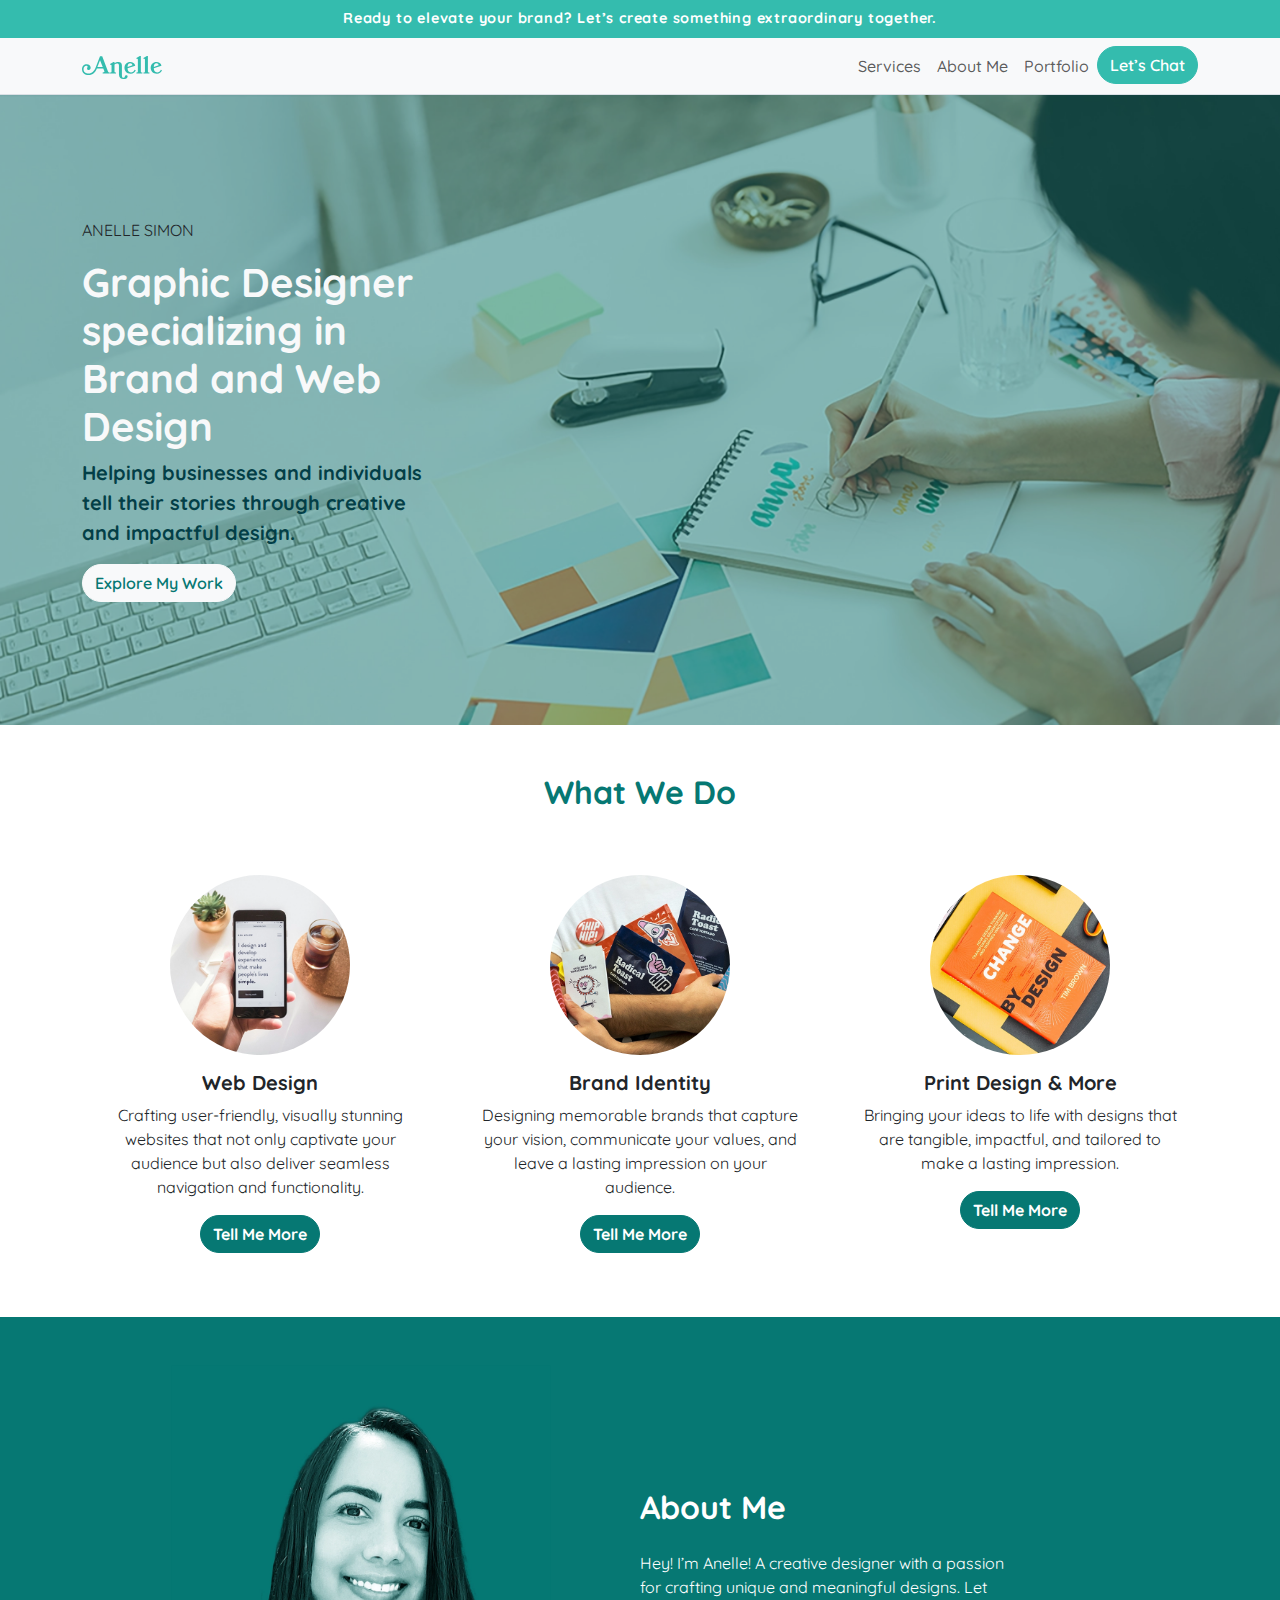
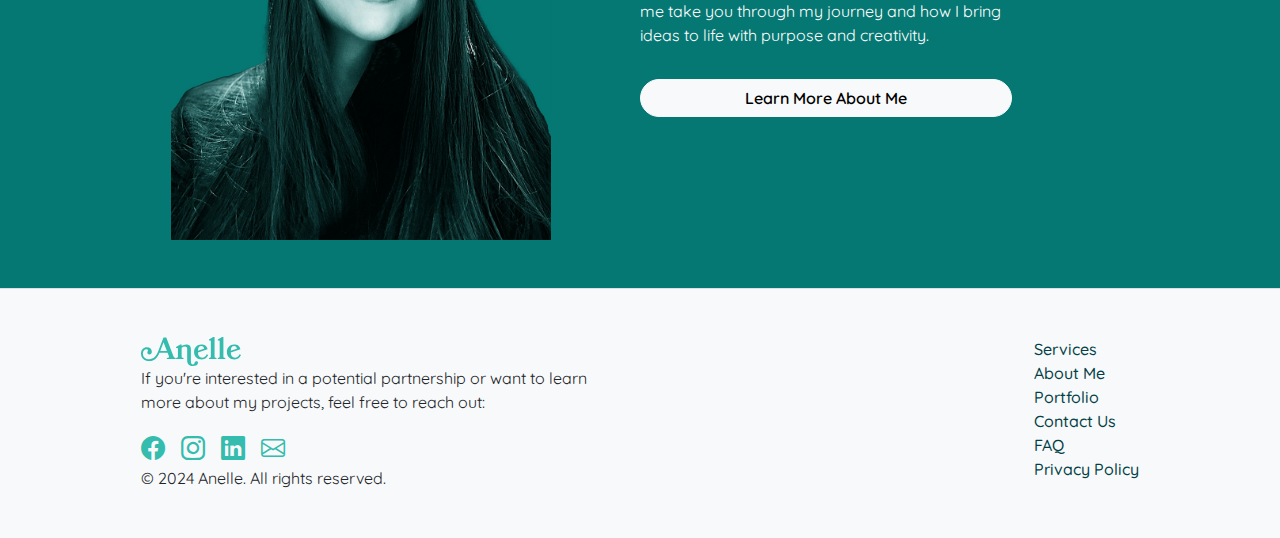
<file: index.html>
<!DOCTYPE html>
<html lang="en">
<head>
    <meta charset="UTF-8">
    <meta name="viewport" content="width=device-width, initial-scale=1.0">
    <title>Anelle - Home</title>
    <link href="https://cdn.jsdelivr.net/npm/bootstrap-icons/font/bootstrap-icons.css" rel="stylesheet">
    <link href="https://cdn.jsdelivr.net/npm/bootstrap@5.3.0-alpha3/dist/css/bootstrap.min.css" rel="stylesheet">
    <link rel="stylesheet" href="css/custom.css">
    <link
    rel="stylesheet"
    href="https://cdnjs.cloudflare.com/ajax/libs/animate.css/4.1.1/animate.min.css">
    <link rel="icon" type="image/x-icon" href="images/favicon/favicon.ico">
</head>
<body>
  
    <!-- Tourquaise Top Bar -->
    <div class="top-bar">
        <p class="top-bar-text text-center">
            Ready to elevate your brand? Let’s create something extraordinary together.
        </p>
    </div>
    <header class="sticky-top"> 
    <!-- Navbar -->
    <nav class="navbar navbar-expand-lg navbar-light bg-light">
        <div class="container-lg">
            <a class="navbar-brand" href="#"><img src="images/logo.svg" class="logo me-2" width="80" height="auto" alt=""></a>
            <button class="navbar-toggler" type="button" data-bs-toggle="collapse" data-bs-target="#navbarNav"aria-controls="navbarNav" aria-expanded="false" aria-label="Toggle navigation">
                <span class="navbar-toggler-icon"></span>
            </button>
            <div class="collapse navbar-collapse" id="navbarNav">
                <ul class="navbar-nav ms-auto">
                    <li class="nav-item"><a class="nav-link" href="services.html">Services</a></li>
                    <li class="nav-item"><a class="nav-link" href="about-me.html">About Me</a></li>
                    <li class="nav-item"><a class="nav-link" href="portifolio.html">Portfolio</a></li>
                    <li class="nav-item"><a href="mailto:ramo0074@algonquinlive.com" class="btn btn-primary btn-rounded text-white">Let’s Chat</a></li>
                </ul>
            </div>
        </div>
    </nav>
    </header> 
  <main>
    <section class="hero d-flex align-items-center position-relative"  style="background-image: url(images/homepage-img.webp); background-size: cover; background-position: center; height: 70vh;">
        <div class="hero-overlay position-absolute w-100 h-100" style="background-color: rgba(30, 125, 119, 0.5)"></div>
        <div class="container text-left text-dark position-relative animate__animated animate__fadeInLeft">
            <div class="row">
                <div class="col-md-4">
                    <p>ANELLE SIMON</p>
                    <h1 class="display-4 fw-bold text-light">Graphic Designer specializing in Brand and Web Design</h1>
                    <p class="lead fw-bold">Helping businesses and individuals tell their stories through creative and impactful design.</p>
                    <a href="portifolio.html" class="btn btn-light text-secondary btn-rounded">Explore My Work</a>
                </div>
            </div>
        </div>
    </section>

    <section class="services py-5">
        <div class="container text-center">
            <h2 class="fw-bold mb-5 d-none d-md-block">What We Do</h2>
            <div class="row">
                <div class="col-md-4">
                    <div class="card border-0">
                        <div class="card-body">
                            <img src="images/webdesign.webp" alt="Web Design" class="rounded-circle img-fluid mb-3" width="180" height="180">
                            <h5 class="fw-bold">Web Design</h5>
                            <p>Crafting user-friendly, visually stunning websites that not only captivate your audience but also deliver seamless navigation and functionality.</p>
                            <a href="about-me.html" class="btn btn-secondary btn-rounded text-white fw-bold">Tell Me More</a>
                        </div>
                    </div>
                </div>
                <div class="col-md-4">
                    <div class="card border-0">
                        <div class="card-body">
                            <img src="images/branding.webp" alt="Brand Identity" class="rounded-circle img-fluid mb-3" width="180" height="180">
                            <h5 class="fw-bold">Brand Identity</h5>
                            <p>Designing memorable brands that capture your vision, communicate your values, and leave a lasting impression on your audience.</p>
                            <a href="#" class="btn btn-secondary btn-rounded text-white fw-bold">Tell Me More</a>
                        </div>
                    </div>
                </div>
                <div class="col-md-4">
                    <div class="card border-0">
                        <div class="card-body">
                            <img src="images/printd.webp" alt="Print Design & More" class="rounded-circle img-fluid mb-3" width="180" height="180">
                            <h5 class="fw-bold">Print Design & More</h5>
                            <p>Bringing your ideas to life with designs that are tangible, impactful, and tailored to make a lasting impression.</p>
                            <a href="#" class="btn btn-secondary btn-rounded text-white fw-bold">Tell Me More</a>
                        </div>
                    </div>
                </div>
            </div>
        </div>
    </section>
    <!-- About section -->
    <section class="about bg-secondary text-white py-5">
        <div class="container text-center">
            <div class="d-flex flex-column flex-lg-row">
                <div class="col-12 col-lg-6 order-2 order-lg-1">
                  <img class="img-fluid" width=380" src="images/me.webp" alt="Me">
                </div>
                <div class="col-lg-4 order-1 order-lg-2 d-flex flex-column justify-content-center text-center text-lg-start">
            <h2 class="fw-bold mb-4">About Me</h2>
            <p>Hey! I’m Anelle! A creative designer with a passion for crafting unique and meaningful designs. Let me take you through my journey and how I bring ideas to life with purpose and creativity.</p>
            <a href="#" class="btn btn-light btn-rounded mt-3">Learn More About Me</a>
        </div>
    </section>
  </main>

  <footer class="bg-light py-5">
    <div class="container footer-container">
        <div class="row">
            <div class="col-12 col-md-6 d-flex flex-column align-items-start mb-4 mb-md-0">
              <img class="img-fluid" width=100" src="images/logo.svg" alt="logo">
              <p class="footer-text fw">If you're interested in a potential partnership or want to learn more about my projects, feel free to reach out:</p>
              <div class="social-icons d-flex gap-3 text-center  text-lg-start">
                <a href="https://facebook.com" target="_blank" class="text-decoration-none text-primary">
                    <i class="bi bi-facebook"></i>
                </a>
                <a href="https://instagram.com" target="_blank" class="text-decoration-none text-primary">
                    <i class="bi bi-instagram"></i>
                </a>
                <a href="http://linkedin.com/in/anelle-simon" target="_blank" class="text-decoration-none text-primary">
                    <i class="bi bi-linkedin"></i>
                </a>
                <a href="mailto:ramo0074@algonquinlive.com" class="text-decoration-none text-primary">
                    <i class="bi bi-envelope"></i>
                </a>
            </div>
              <p class="mb-0">© 2024 Anelle. All rights reserved.</p>
            </div>  
            <div class="col-12 col-md-6 d-flex flex-column align-items-start align-items-md-end">
                <ul class="footer-menu list-unstyled mb-0">
                  <li><a href="services.html" class="footer-link">Services</a></li>
                  <li><a href="about-me.html" class="footer-link">About Me</a></li>
                  <li><a href="portifolio.html" class="footer-link">Portfolio</a></li>
                  <li><a href="#" class="footer-link">Contact Us</a></li>
                  <li><a href="#" class="footer-link">FAQ</a></li>
                  <li><a href="#" class="footer-link">Privacy Policy</a></li>
                </ul>
            </div>
            
        </div>    
    </div>
  </footer>
  <script src="node_modules/bootstrap/dist/js/bootstrap.bundle.min.js"></script>
</body>
</html>
</file>
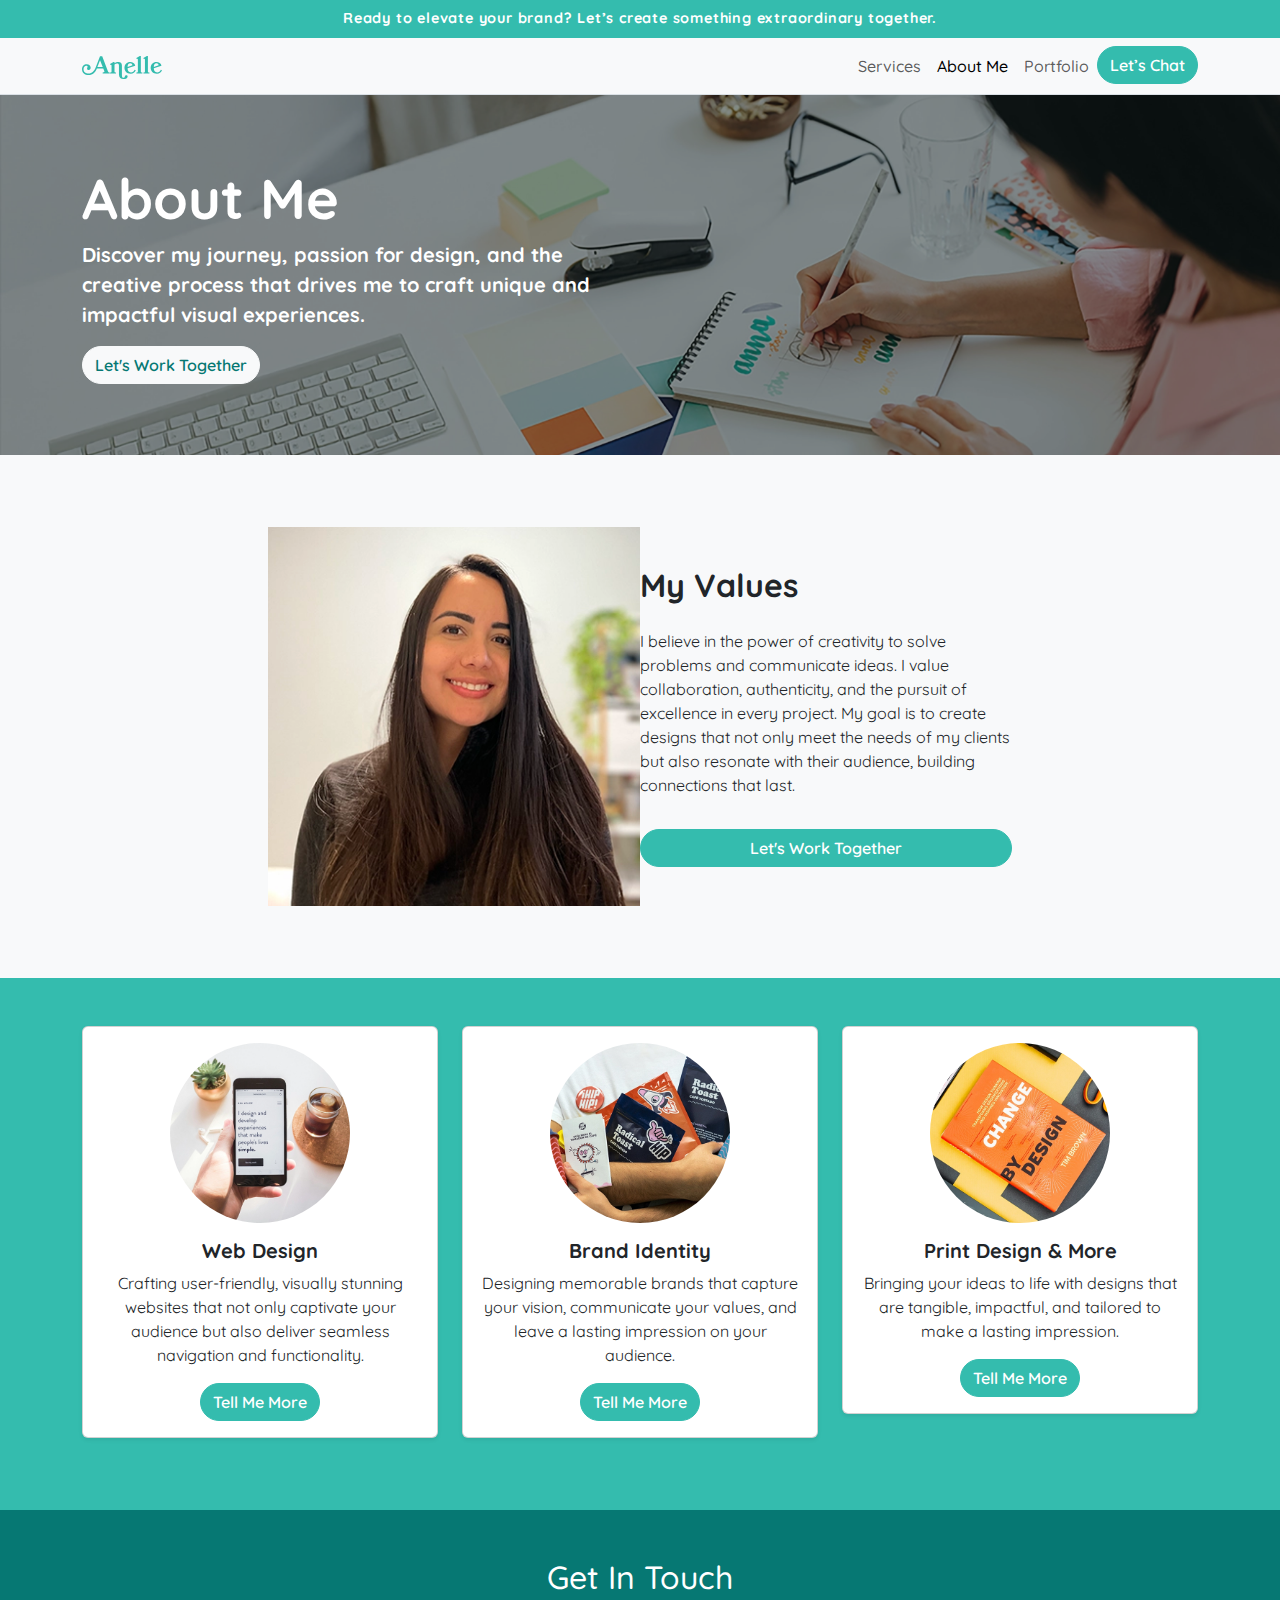
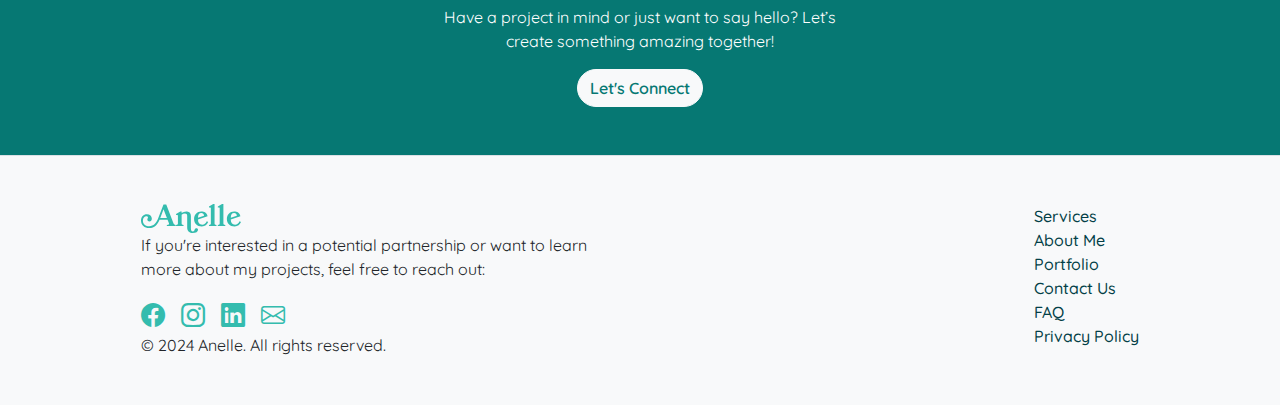
<file: about-me.html>
<!DOCTYPE html>
<html lang="en">
<head>
    <meta charset="UTF-8">
    <meta name="viewport" content="width=device-width, initial-scale=1.0">
    <title>Anelle - Services</title>
    <link href="https://cdn.jsdelivr.net/npm/bootstrap-icons/font/bootstrap-icons.css" rel="stylesheet">
    <link href="https://cdn.jsdelivr.net/npm/bootstrap@5.3.0-alpha3/dist/css/bootstrap.min.css" rel="stylesheet">
    <link rel="stylesheet" href="css/custom.css">
    <link
    rel="stylesheet"
    href="https://cdnjs.cloudflare.com/ajax/libs/animate.css/4.1.1/animate.min.css">
    <link rel="icon" type="image/x-icon" href="images/favicon/favicon.ico">
</head>
<body>
  
    <!-- Tourquaise Top Bar -->
    <div class="top-bar">
        <p class="top-bar-text text-center">
            Ready to elevate your brand? Let’s create something extraordinary together.
        </p>
    </div>
    <header class="sticky-top"> 
    <!-- Navbar -->
    <nav class="navbar navbar-expand-lg navbar-light bg-light">
        <div class="container-lg">
            <a class="navbar-brand" href="index.html"><img src="images/logo.svg" class="logo me-2" width="80" height="auto" alt=""></a>
            <button class="navbar-toggler" type="button" data-bs-toggle="collapse" data-bs-target="#navbarNav"aria-controls="navbarNav" aria-expanded="false" aria-label="Toggle navigation">
                <span class="navbar-toggler-icon"></span>
            </button>
            <div class="collapse navbar-collapse" id="navbarNav">
                <ul class="navbar-nav ms-auto">
                    <li class="nav-item"><a class="nav-link" href="services.html">Services</a></li>
                    <li class="nav-item"><a class="nav-link active" aria-current="page" href="#">About Me</a></li>
                    <li class="nav-item"><a class="nav-link" href="portifolio.html">Portfolio</a></li>
                    <!-- <li class="nav-item"><a class="nav-link" href="#">Blog</a></li> -->
                    <li class="nav-item"><a href="mailto:ramo0074@algonquinlive.com" class="btn btn-primary btn-rounded text-white">Let’s Chat</a></li>
                </ul>
            </div>
        </div>
    </nav>
    </header> 

  <main>
    <section class="services d-flex align-items-center position-relative"  style="background-image: url(images/homepage-img.webp); background-size: cover; background-position: center; height: 40vh;">
      <div class="service-overlay position-absolute w-100 h-100" style="background-color: rgba(16, 27, 27, 0.5)"></div>
      <div class="container text-left text-dark position-relative animate__animated animate__fadeInLeft">
          <div class="row">
              <div class="col-md-6">
                  <h2 class="display-4 fw-bold text-white">About Me</h2>
                  <p class="lead fw-bold text-white">Discover my journey, passion for design, and the creative process that drives me to craft unique and impactful visual experiences.</p>
                  <a href="#" class="btn btn-light text-secondary btn-rounded">Let's Work Together</a>
              </div>
          </div>
      </div>
  </section>
  <section class="values bg-light py-5">
    <div class="container text-center">
        <div class="d-flex flex-column flex-lg-row justify-content-center">
            <div class="col-12 col-lg-4 order-2 order-lg-1">
              <img class="img-fluid py-4" width=380" src="images/me2.webp" alt="Me">
            </div>
            <div class="col-lg-4 order-1 order-lg-2 d-flex flex-column justify-content-center text-lg-start">
        <h2 class="fw-bold mb-4">My Values</h2>
        <p>I believe in the power of creativity to solve problems and communicate ideas. I value collaboration, authenticity, and the pursuit of excellence in every project. My goal is to create designs that not only meet the needs of my clients but also resonate with their audience, building connections that last.</p>
        <a href="#" class="btn btn-primary text-white btn-rounded mt-3";">Let's Work Together</a>
    </div>
</section>
    <section id="services" class="bg-primary py-5">
      <div class="container-lg text-center">
        <div class="row">
          <div class="col-md-4 mb-4">
            <div class="card text-center shadow-sm">
              <div class="card-body">
                <img src="images/webdesign.webp" alt="Web Design" class="rounded-circle img-fluid mb-3" width="180" height="180">
                <h5 class="fw-bold">Web Design</h5>
                <p>Crafting user-friendly, visually stunning websites that not only captivate your audience but also deliver seamless navigation and functionality.</p>
                <a href="#" class="btn btn-primary btn-rounded text-white">Tell Me More</a>
              </div>
            </div>
          </div>
          <div class="col-md-4 mb-4">
            <div class="card text-center shadow-sm">
              <div class="card-body">
                <img src="images/branding.webp" alt="Brand Identity" class="rounded-circle img-fluid mb-3" width="180" height="180">
                <h5 class="fw-bold">Brand Identity</h5>
                <p>Designing memorable brands that capture your vision, communicate your values, and leave a lasting impression on your audience.</p>
                <a href="#" class="btn btn-primary btn-rounded text-white">Tell Me More</a>
              </div>
            </div>
          </div>
          <div class="col-md-4 mb-4">
            <div class="card text-center shadow-sm">
              <div class="card-body">
                <img src="images/printd.webp" alt="Print Design & More" class="rounded-circle img-fluid mb-3" width="180" height="180">
                <h5 class="fw-bold">Print Design & More</h5>
                <p>Bringing your ideas to life with designs that are tangible, impactful, and tailored to make a lasting impression.</p>
                <a href="#" class="btn btn-primary btn-rounded text-white">Tell Me More</a>
              </div>
            </div>
          </div>
        </div>
    </section>

    <section id="contact" class="bg-secondary text-white py-5">
      <div class="container text-center col-md-4">
        <h2>Get In Touch</h2>
        <p>Have a project in mind or just want to say hello? Let’s create something amazing together!</p>
        <a href="mailto:ramo0074@algonquinlive.com" class="btn btn-light text-secondary btn-rounded">Let's Connect</a>
      </div>
    </section>
  </main>

  <footer class="bg-light py-5">
    <div class="container footer-container">
        <div class="row">
            <div class="col-12 col-md-6 d-flex flex-column align-items-start mb-4 mb-md-0">
              <img class="img-fluid" width=100" src="images/logo.svg" alt="logo">
              <p class="footer-text fw">If you're interested in a potential partnership or want to learn more about my projects, feel free to reach out:</p>
              <div class="social-icons d-flex gap-3 text-center  text-lg-start">
                <a href="https://facebook.com" target="_blank" class="text-decoration-none text-primary">
                    <i class="bi bi-facebook"></i>
                </a>
                <a href="https://instagram.com" target="_blank" class="text-decoration-none text-primary">
                    <i class="bi bi-instagram"></i>
                </a>
                <a href="http://linkedin.com/in/anelle-simon" target="_blank" class="text-decoration-none text-primary">
                    <i class="bi bi-linkedin"></i>
                </a>
                <a href="mailto:ramo0074@algonquinlive.com" class="text-decoration-none text-primary">
                    <i class="bi bi-envelope"></i>
                </a>
            </div>
              <p class="mb-0">© 2024 Anelle. All rights reserved.</p>
            </div>  
            <div class="col-12 col-md-6 d-flex flex-column align-items-start align-items-md-end">
                <ul class="footer-menu list-unstyled mb-0">
                  <li><a href="services.html" class="footer-link">Services</a></li>
                  <li><a href="about-me.html" class="footer-link">About Me</a></li>
                  <li><a href="portifolio.html" class="footer-link">Portfolio</a></li>
                  <li><a href="mailto:ramo0074@algonquinlive.com" class="footer-link">Contact Us</a></li>
                  <li><a href="#" class="footer-link">FAQ</a></li>
                  <li><a href="#" class="footer-link">Privacy Policy</a></li>
                </ul>
            </div>
            
        </div>    
    </div>
  </footer>

  <script src="node_modules/bootstrap/dist/js/bootstrap.bundle.min.js"></script>
</body>
</html>
</file>
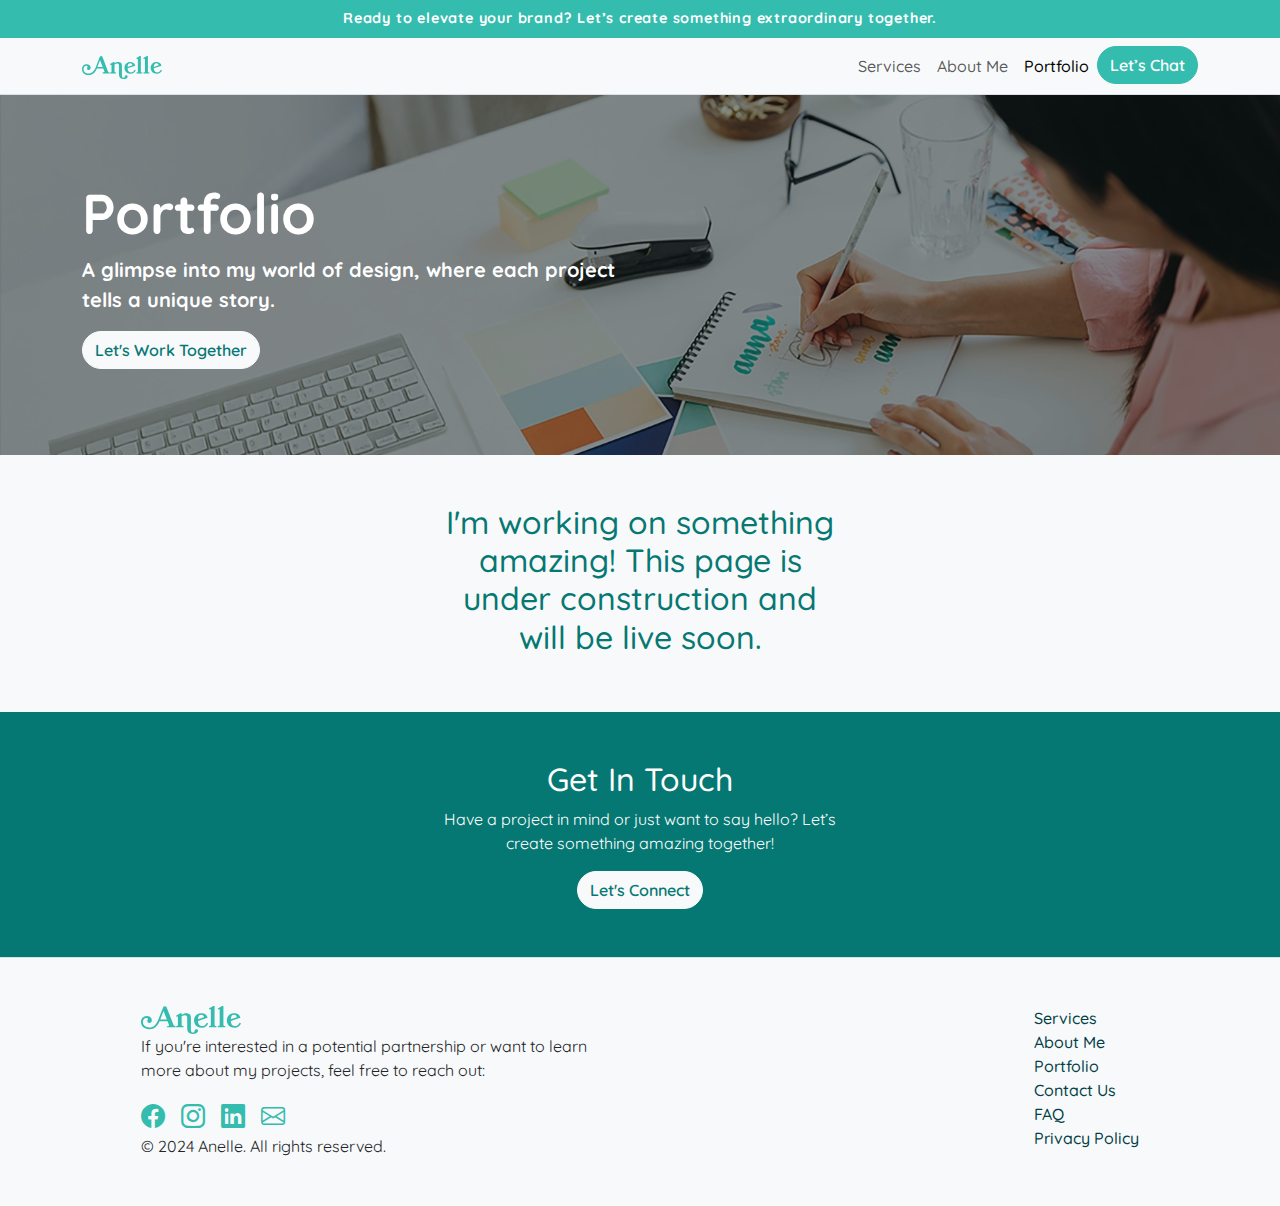
<file: portifolio.html>
<!DOCTYPE html>
<html lang="en">
<head>
    <meta charset="UTF-8">
    <meta name="viewport" content="width=device-width, initial-scale=1.0">
    <title>Anelle - Services</title>
    <link href="https://cdn.jsdelivr.net/npm/bootstrap-icons/font/bootstrap-icons.css" rel="stylesheet">
    <link href="https://cdn.jsdelivr.net/npm/bootstrap@5.3.0-alpha3/dist/css/bootstrap.min.css" rel="stylesheet">
    <link rel="stylesheet" href="css/custom.css">
    <link
    rel="stylesheet"
    href="https://cdnjs.cloudflare.com/ajax/libs/animate.css/4.1.1/animate.min.css">
    <link rel="icon" type="image/x-icon" href="images/favicon/favicon.ico">
</head>
<body>
  
    <!-- Tourquaise Top Bar -->
    <div class="top-bar">
        <p class="top-bar-text text-center">
            Ready to elevate your brand? Let’s create something extraordinary together.
        </p>
    </div>
    <header class="sticky-top"> 
    <!-- Navbar -->
    <nav class="navbar navbar-expand-lg navbar-light bg-light">
        <div class="container-lg">
            <a class="navbar-brand" href="index.html"><img src="images/logo.svg" class="logo me-2" width="80" height="auto" alt=""></a>
            <button class="navbar-toggler" type="button" data-bs-toggle="collapse" data-bs-target="#navbarNav"aria-controls="navbarNav" aria-expanded="false" aria-label="Toggle navigation">
                <span class="navbar-toggler-icon"></span>
            </button>
            <div class="collapse navbar-collapse" id="navbarNav">
                <ul class="navbar-nav ms-auto">
                    <li class="nav-item"><a class="nav-link" href="services.html">Services</a></li>
                    <li class="nav-item"><a class="nav-link" aria-current="page" href="about-me.html">About Me</a></li>
                    <li class="nav-item"><a class="nav-link active" href="#">Portfolio</a></li>
                    <!-- <li class="nav-item"><a class="nav-link" href="#">Blog</a></li> -->
                    <li class="nav-item"><a href="mailto:ramo0074@algonquinlive.com" class="btn btn-primary btn-rounded text-white">Let’s Chat</a></li>
                </ul>
            </div>
        </div>
    </nav>
    </header> 

  <main>
    <section class="services d-flex align-items-center position-relative"  style="background-image: url(images/homepage-img.webp); background-size: cover; background-position: center; height: 40vh;">
      <div class="service-overlay position-absolute w-100 h-100" style="background-color: rgba(16, 27, 27, 0.5)"></div>
      <div class="container text-left text-dark position-relative animate__animated animate__fadeInLeft">
          <div class="row">
              <div class="col-md-6">
                  <h2 class="display-4 fw-bold text-white">Portfolio</h2>
                  <p class="lead fw-bold text-white">A glimpse into my world of design, where each project tells a unique story.</p>
                  <a href="#" class="btn btn-light text-secondary btn-rounded">Let's Work Together</a>
              </div>
          </div>
      </div>
  </section>
  
  <section id="contact" class="bg-light text-secondary py-5">
    <div class="container text-center col-md-4">
      <h2>I'm working on something amazing! This page is under construction and will be live soon.</h2>
    </div>
  </section>    

    <section id="contact" class="bg-secondary text-white py-5">
      <div class="container text-center col-md-4">
        <h2>Get In Touch</h2>
        <p>Have a project in mind or just want to say hello? Let’s create something amazing together!</p>
        <a href="#" class="btn btn-light text-secondary btn-rounded">Let's Connect</a>
      </div>
    </section>
  </main>

  <footer class="bg-light py-5">
    <div class="container footer-container">
        <div class="row">
            <div class="col-12 col-md-6 d-flex flex-column align-items-start mb-4 mb-md-0">
              <img class="img-fluid" width=100" src="images/logo.svg" alt="logo">
              <p class="footer-text fw">If you're interested in a potential partnership or want to learn more about my projects, feel free to reach out:</p>
              <div class="social-icons d-flex gap-3 text-center  text-lg-start">
                <a href="https://facebook.com" target="_blank" class="text-decoration-none text-primary">
                    <i class="bi bi-facebook"></i>
                </a>
                <a href="https://instagram.com" target="_blank" class="text-decoration-none text-primary">
                    <i class="bi bi-instagram"></i>
                </a>
                <a href="http://linkedin.com/in/anelle-simon" target="_blank" class="text-decoration-none text-primary">
                    <i class="bi bi-linkedin"></i>
                </a>
                <a href="mailto:ramo0074@algonquinlive.com" class="text-decoration-none text-primary">
                    <i class="bi bi-envelope"></i>
                </a>
            </div>
              <p class="mb-0">© 2024 Anelle. All rights reserved.</p>
            </div>  
            <div class="col-12 col-md-6 d-flex flex-column align-items-start align-items-md-end">
                <ul class="footer-menu list-unstyled mb-0">
                  <li><a href="services.html" class="footer-link">Services</a></li>
                  <li><a href="about-me.html" class="footer-link">About Me</a></li>
                  <li><a href="#" class="footer-link">Portfolio</a></li>
                  <li><a href="#" class="footer-link">Contact Us</a></li>
                  <li><a href="#" class="footer-link">FAQ</a></li>
                  <li><a href="#" class="footer-link">Privacy Policy</a></li>
                </ul>
            </div>
            
        </div>    
    </div>
  </footer>

  <script src="node_modules/bootstrap/dist/js/bootstrap.bundle.min.js"></script>
</body>
</html>
</file>
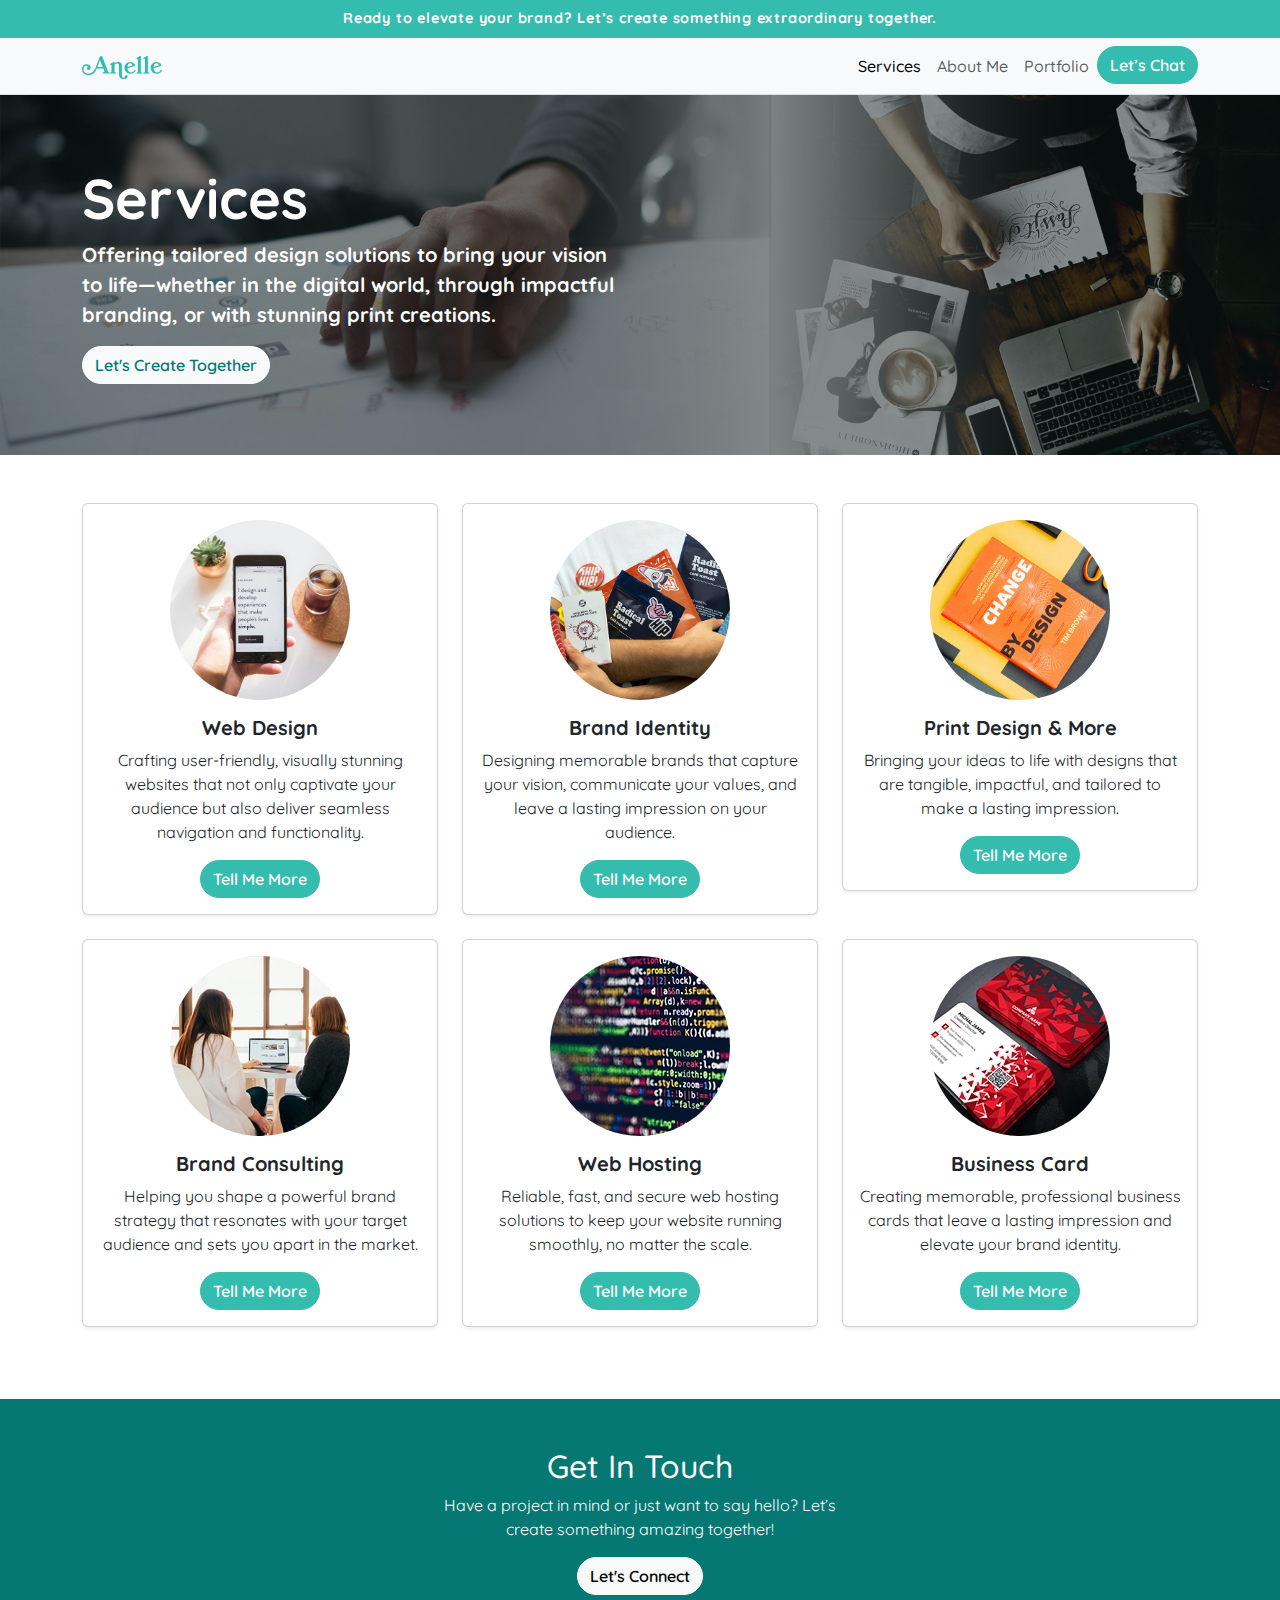
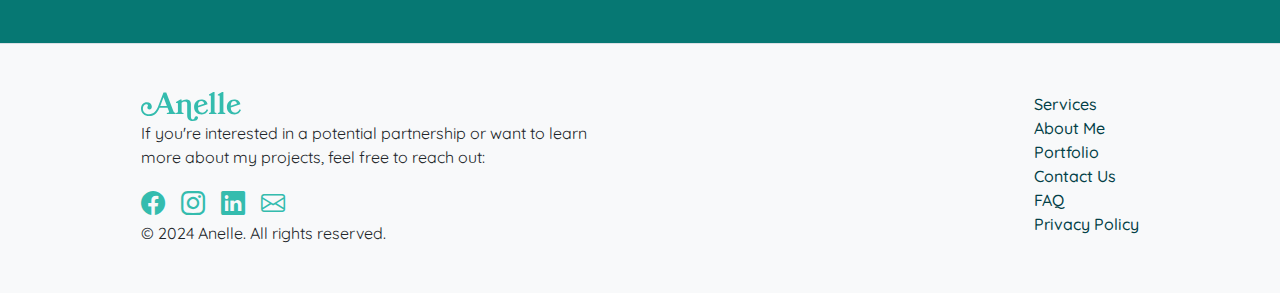
<file: services.html>
<!DOCTYPE html>
<html lang="en">
<head>
    <meta charset="UTF-8">
    <meta name="viewport" content="width=device-width, initial-scale=1.0">
    <title>Anelle - Services</title>
    <link href="https://cdn.jsdelivr.net/npm/bootstrap-icons/font/bootstrap-icons.css" rel="stylesheet">
    <link href="https://cdn.jsdelivr.net/npm/bootstrap@5.3.0-alpha3/dist/css/bootstrap.min.css" rel="stylesheet">
    <link rel="stylesheet" href="css/custom.css">
    <link
    rel="stylesheet"
    href="https://cdnjs.cloudflare.com/ajax/libs/animate.css/4.1.1/animate.min.css">
    <link rel="icon" type="image/x-icon" href="images/favicon/favicon.ico">
</head>
<body>
  
    <!-- Tourquaise Top Bar -->
    <div class="top-bar">
        <p class="top-bar-text text-center">
          Ready to elevate your brand? Let’s create something extraordinary together.
        </p>
    </div>
    <header class="sticky-top"> 
    <!-- Navbar -->
    <nav class="navbar navbar-expand-lg navbar-light bg-light">
        <div class="container-lg">
            <a class="navbar-brand" href="index.html"><img src="images/logo.svg" class="logo me-2" width="80" height="auto" alt=""></a>
            <button class="navbar-toggler" type="button" data-bs-toggle="collapse" data-bs-target="#navbarNav"aria-controls="navbarNav" aria-expanded="false" aria-label="Toggle navigation">
                <span class="navbar-toggler-icon"></span>
            </button>
            <div class="collapse navbar-collapse" id="navbarNav">
                <ul class="navbar-nav ms-auto">
                    <li class="nav-item"><a class="nav-link active" aria-current="page" href="#">Services</a></li>
                    <li class="nav-item"><a class="nav-link" href="about-me.html">About Me</a></li>
                    <li class="nav-item"><a class="nav-link" href="portifolio.html">Portfolio</a></li>
                    <!-- <li class="nav-item"><a class="nav-link" href="#">Blog</a></li> -->
                    <li class="nav-item"><a href="mailto:ramo0074@algonquinlive.com" class="btn btn-primary btn-rounded text-white">Let’s Chat</a></li>
                </ul>
            </div>
        </div>
    </nav>
    </header> 

  <main>
    <section class="services d-flex align-items-center position-relative"  style="background-image: url(images/service.webp); background-size: cover; background-position: center; height: 40vh;">
      <div class="service-overlay position-absolute w-100 h-100" style="background-color: rgba(16, 27, 27, 0.5)"></div>
      <div class="container text-left text-dark position-relative animate__animated animate__fadeInLeft">
          <div class="row">
              <div class="col-md-6">
                  <h2 class="display-4 fw-bold text-white">Services</h2>
                  <p class="lead fw-bold text-white">Offering tailored design solutions to bring your vision to life—whether in the digital world, through impactful branding, or with stunning print creations.</p>
                  <a href="#" class="btn btn-light text-secondary btn-rounded">Let's Create Together</a>
              </div>
          </div>
      </div>
  </section>
    <section id="services" class="py-5">
      <div class="container-lg text-center">
        <div class="row">
          <div class="col-md-4 mb-4">
            <div class="card text-center shadow-sm">
              <div class="card-body">
                <img src="images/webdesign.webp" alt="Web Design" class="rounded-circle img-fluid mb-3" width="180" height="180">
                <h5 class="fw-bold">Web Design</h5>
                <p>Crafting user-friendly, visually stunning websites that not only captivate your audience but also deliver seamless navigation and functionality.</p>
                <a href="#" class="btn btn-primary btn-rounded text-white">Tell Me More</a>
              </div>
            </div>
          </div>
          <div class="col-md-4 mb-4">
            <div class="card text-center shadow-sm">
              <div class="card-body">
                <img src="images/branding.webp" alt="Brand Identity" class="rounded-circle img-fluid mb-3" width="180" height="180">
                <h5 class="fw-bold">Brand Identity</h5>
                <p>Designing memorable brands that capture your vision, communicate your values, and leave a lasting impression on your audience.</p>
                <a href="#" class="btn btn-primary btn-rounded text-white">Tell Me More</a>
              </div>
            </div>
          </div>
          <div class="col-md-4 mb-4">
            <div class="card text-center shadow-sm">
              <div class="card-body">
                <img src="images/printd.webp" alt="Print Design & More" class="rounded-circle img-fluid mb-3" width="180" height="180">
                <h5 class="fw-bold">Print Design & More</h5>
                <p>Bringing your ideas to life with designs that are tangible, impactful, and tailored to make a lasting impression.</p>
                <a href="#" class="btn btn-primary btn-rounded text-white">Tell Me More</a>
              </div>
            </div>
          </div>
        </div>
        <div class="row">
          <div class="col-md-4 mb-4">
            <div class="card text-center shadow-sm">
              <div class="card-body">
                <img src="images/consulting.webp" alt="Brand Consulting" class="rounded-circle img-fluid mb-3" width="180" height="180"">
                <h5 class="fw-bold">Brand Consulting</h5>
                <p>Helping you shape a powerful brand strategy that resonates with your target audience and sets you apart in the market.</p>
                <a href="#" class="btn btn-primary btn-rounded text-white">Tell Me More</a>
              </div>
            </div>
          </div>
          <div class="col-md-4 mb-4">
            <div class="card text-center shadow-sm">
              <div class="card-body">
                <img src="images/web-hosting.webp" alt="Web Hosting" class="rounded-circle img-fluid mb-3" width="180" height="180"">
                <h5 class="fw-bold">Web Hosting</h5>
                <p>Reliable, fast, and secure web hosting solutions to keep your website running smoothly, no matter the scale.</p>
                <a href="#" class="btn btn-primary btn-rounded text-white">Tell Me More</a>
              </div>
            </div>
          </div>
          <div class="col-md-4 mb-4">
            <div class="card text-center shadow-sm">
              <div class="card-body">
                <img src="images/card.webp" alt="Business Card" class="rounded-circle img-fluid mb-3" width="180" height="180"">
                <h5 class="fw-bold">Business Card</h5>
                <p>Creating memorable, professional business cards that leave a lasting impression and elevate your brand identity.</p>
                <a href="#" class="btn btn-primary btn-rounded text-white">Tell Me More</a>
              </div>
            </div>
          </div>
        </div>
      </div>
    </section>

    <section id="contact" class="bg-secondary text-white py-5">
      <div class="container text-center col-md-4">
        <h2>Get In Touch</h2>
        <p>Have a project in mind or just want to say hello? Let’s create something amazing together!</p>
        <a href="mailto:ramo0074@algonquinlive.com" class="btn btn-light btn-rounded">Let's Connect</a>
      </div>
    </section>
  </main>

  <footer class="bg-light py-5">
    <div class="container footer-container">
        <div class="row">
            <div class="col-12 col-md-6 d-flex flex-column align-items-start mb-4 mb-md-0">
              <img class="img-fluid" width=100" src="images/logo.svg" alt="logo">
              <p class="footer-text fw">If you're interested in a potential partnership or want to learn more about my projects, feel free to reach out:</p>
              <div class="social-icons d-flex gap-3 text-center  text-lg-start">
                <a href="https://facebook.com" target="_blank" class="text-decoration-none text-primary">
                    <i class="bi bi-facebook"></i>
                </a>
                <a href="https://instagram.com" target="_blank" class="text-decoration-none text-primary">
                    <i class="bi bi-instagram"></i>
                </a>
                <a href="http://linkedin.com/in/anelle-simon" target="_blank" class="text-decoration-none text-primary">
                    <i class="bi bi-linkedin"></i>
                </a>
                <a href="mailto:ramo0074@algonquinlive.com" class="text-decoration-none text-primary">
                    <i class="bi bi-envelope"></i>
                </a>
            </div>
              <p class="mb-0">© 2024 Anelle. All rights reserved.</p>
            </div>  
            <div class="col-12 col-md-6 d-flex flex-column align-items-start align-items-md-end">
                <ul class="footer-menu list-unstyled mb-0">
                  <li><a href="services.html" class="footer-link">Services</a></li>
                  <li><a href="about-me.html" class="footer-link">About Me</a></li>
                  <li><a href="portifolio.html" class="footer-link">Portfolio</a></li>
                  <li><a href="mailto:ramo0074@algonquinlive.com" class="footer-link">Contact Us</a></li>
                  <li><a href="#" class="footer-link">FAQ</a></li>
                  <li><a href="#" class="footer-link">Privacy Policy</a></li>
                </ul>
            </div>
            
        </div>    
    </div>
  </footer>

  <script src="node_modules/bootstrap/dist/js/bootstrap.bundle.min.js"></script>
</body>
</html>
</file>
<file: css/custom.css>
@charset "UTF-8";
@import url("https://fonts.googleapis.com/css2?family=Libre+Baskerville:wght@400;700&family=Quicksand:wght@300..700&display=swap");
/* Variables */
/* General */
body {
  font-family: "Quicksand", sans-serif;
  line-height: 1.6;
}

/* Header */
header {
  font-family: "Quicksand", sans-serif;
  background-color: #f8f9fa;
  border-bottom: 1px solid rgb(218.25, 223.5, 228.75);
}

/*!
 * Bootstrap  v5.3.3 (https://getbootstrap.com/)
 * Copyright 2011-2024 The Bootstrap Authors
 * Licensed under MIT (https://github.com/twbs/bootstrap/blob/main/LICENSE)
 */
:root,
[data-bs-theme=light] {
  --bs-blue: #0d6efd;
  --bs-indigo: #6610f2;
  --bs-purple: #6f42c1;
  --bs-pink: #d63384;
  --bs-red: #dc3545;
  --bs-orange: #fd7e14;
  --bs-yellow: #ffc107;
  --bs-green: #198754;
  --bs-teal: #20c997;
  --bs-cyan: #0dcaf0;
  --bs-black: #000;
  --bs-white: #fff;
  --bs-gray: #6c757d;
  --bs-gray-dark: #343a40;
  --bs-gray-100: #f8f9fa;
  --bs-gray-200: #e9ecef;
  --bs-gray-300: #dee2e6;
  --bs-gray-400: #ced4da;
  --bs-gray-500: #adb5bd;
  --bs-gray-600: #6c757d;
  --bs-gray-700: #495057;
  --bs-gray-800: #343a40;
  --bs-gray-900: #212529;
  --bs-primary: #34BCAE;
  --bs-secondary: #067873;
  --bs-success: #28a745;
  --bs-info: #0dcaf0;
  --bs-warning: #ffc107;
  --bs-danger: #dc3545;
  --bs-light: #f8f9fa;
  --bs-dark: #212529;
  --bs-primary-rgb: 52, 188, 174;
  --bs-secondary-rgb: 6, 120, 115;
  --bs-success-rgb: 40, 167, 69;
  --bs-info-rgb: 13, 202, 240;
  --bs-warning-rgb: 255, 193, 7;
  --bs-danger-rgb: 220, 53, 69;
  --bs-light-rgb: 248, 249, 250;
  --bs-dark-rgb: 33, 37, 41;
  --bs-primary-text-emphasis: rgb(20.8, 75.2, 69.6);
  --bs-secondary-text-emphasis: rgb(2.4, 48, 46);
  --bs-success-text-emphasis: rgb(16, 66.8, 27.6);
  --bs-info-text-emphasis: rgb(5.2, 80.8, 96);
  --bs-warning-text-emphasis: rgb(102, 77.2, 2.8);
  --bs-danger-text-emphasis: rgb(88, 21.2, 27.6);
  --bs-light-text-emphasis: #495057;
  --bs-dark-text-emphasis: #495057;
  --bs-primary-bg-subtle: rgb(214.4, 241.6, 238.8);
  --bs-secondary-bg-subtle: rgb(205.2, 228, 227);
  --bs-success-bg-subtle: rgb(212, 237.4, 217.8);
  --bs-info-bg-subtle: rgb(206.6, 244.4, 252);
  --bs-warning-bg-subtle: rgb(255, 242.6, 205.4);
  --bs-danger-bg-subtle: rgb(248, 214.6, 217.8);
  --bs-light-bg-subtle: rgb(251.5, 252, 252.5);
  --bs-dark-bg-subtle: #ced4da;
  --bs-primary-border-subtle: rgb(173.8, 228.2, 222.6);
  --bs-secondary-border-subtle: rgb(155.4, 201, 199);
  --bs-success-border-subtle: rgb(169, 219.8, 180.6);
  --bs-info-border-subtle: rgb(158.2, 233.8, 249);
  --bs-warning-border-subtle: rgb(255, 230.2, 155.8);
  --bs-danger-border-subtle: rgb(241, 174.2, 180.6);
  --bs-light-border-subtle: #e9ecef;
  --bs-dark-border-subtle: #adb5bd;
  --bs-white-rgb: 255, 255, 255;
  --bs-black-rgb: 0, 0, 0;
  --bs-font-sans-serif: "Quicksand", sans-serif;
  --bs-font-monospace: SFMono-Regular, Menlo, Monaco, Consolas, "Liberation Mono", "Courier New", monospace;
  --bs-gradient: linear-gradient(180deg, rgba(255, 255, 255, 0.15), rgba(255, 255, 255, 0));
  --bs-body-font-family: var(--bs-font-sans-serif);
  --bs-body-font-size: 1rem;
  --bs-body-font-weight: 400;
  --bs-body-line-height: 1.5;
  --bs-body-color: #212529;
  --bs-body-color-rgb: 33, 37, 41;
  --bs-body-bg: #fff;
  --bs-body-bg-rgb: 255, 255, 255;
  --bs-emphasis-color: #000;
  --bs-emphasis-color-rgb: 0, 0, 0;
  --bs-secondary-color: rgba(33, 37, 41, 0.75);
  --bs-secondary-color-rgb: 33, 37, 41;
  --bs-secondary-bg: #e9ecef;
  --bs-secondary-bg-rgb: 233, 236, 239;
  --bs-tertiary-color: rgba(33, 37, 41, 0.5);
  --bs-tertiary-color-rgb: 33, 37, 41;
  --bs-tertiary-bg: #f8f9fa;
  --bs-tertiary-bg-rgb: 248, 249, 250;
  --bs-heading-color: inherit;
  --bs-link-color: #34BCAE;
  --bs-link-color-rgb: 52, 188, 174;
  --bs-link-decoration: underline;
  --bs-link-hover-color: rgb(41.6, 150.4, 139.2);
  --bs-link-hover-color-rgb: 42, 150, 139;
  --bs-code-color: #d63384;
  --bs-highlight-color: #212529;
  --bs-highlight-bg: rgb(255, 242.6, 205.4);
  --bs-border-width: 1px;
  --bs-border-style: solid;
  --bs-border-color: #dee2e6;
  --bs-border-color-translucent: rgba(0, 0, 0, 0.175);
  --bs-border-radius: 0.375rem;
  --bs-border-radius-sm: 0.25rem;
  --bs-border-radius-lg: 0.5rem;
  --bs-border-radius-xl: 1rem;
  --bs-border-radius-xxl: 2rem;
  --bs-border-radius-2xl: var(--bs-border-radius-xxl);
  --bs-border-radius-pill: 50rem;
  --bs-box-shadow: 0 0.5rem 1rem rgba(0, 0, 0, 0.15);
  --bs-box-shadow-sm: 0 0.125rem 0.25rem rgba(0, 0, 0, 0.075);
  --bs-box-shadow-lg: 0 1rem 3rem rgba(0, 0, 0, 0.175);
  --bs-box-shadow-inset: inset 0 1px 2px rgba(0, 0, 0, 0.075);
  --bs-focus-ring-width: 0.25rem;
  --bs-focus-ring-opacity: 0.25;
  --bs-focus-ring-color: rgba(52, 188, 174, 0.25);
  --bs-form-valid-color: #28a745;
  --bs-form-valid-border-color: #28a745;
  --bs-form-invalid-color: #dc3545;
  --bs-form-invalid-border-color: #dc3545;
}

[data-bs-theme=dark] {
  color-scheme: dark;
  --bs-body-color: #dee2e6;
  --bs-body-color-rgb: 222, 226, 230;
  --bs-body-bg: #212529;
  --bs-body-bg-rgb: 33, 37, 41;
  --bs-emphasis-color: #fff;
  --bs-emphasis-color-rgb: 255, 255, 255;
  --bs-secondary-color: rgba(222, 226, 230, 0.75);
  --bs-secondary-color-rgb: 222, 226, 230;
  --bs-secondary-bg: #343a40;
  --bs-secondary-bg-rgb: 52, 58, 64;
  --bs-tertiary-color: rgba(222, 226, 230, 0.5);
  --bs-tertiary-color-rgb: 222, 226, 230;
  --bs-tertiary-bg: rgb(42.5, 47.5, 52.5);
  --bs-tertiary-bg-rgb: 43, 48, 53;
  --bs-primary-text-emphasis: rgb(133.2, 214.8, 206.4);
  --bs-secondary-text-emphasis: rgb(105.6, 174, 171);
  --bs-success-text-emphasis: rgb(126, 202.2, 143.4);
  --bs-info-text-emphasis: rgb(109.8, 223.2, 246);
  --bs-warning-text-emphasis: rgb(255, 217.8, 106.2);
  --bs-danger-text-emphasis: rgb(234, 133.8, 143.4);
  --bs-light-text-emphasis: #f8f9fa;
  --bs-dark-text-emphasis: #dee2e6;
  --bs-primary-bg-subtle: rgb(10.4, 37.6, 34.8);
  --bs-secondary-bg-subtle: rgb(1.2, 24, 23);
  --bs-success-bg-subtle: rgb(8, 33.4, 13.8);
  --bs-info-bg-subtle: rgb(2.6, 40.4, 48);
  --bs-warning-bg-subtle: rgb(51, 38.6, 1.4);
  --bs-danger-bg-subtle: rgb(44, 10.6, 13.8);
  --bs-light-bg-subtle: #343a40;
  --bs-dark-bg-subtle: #1a1d20;
  --bs-primary-border-subtle: rgb(31.2, 112.8, 104.4);
  --bs-secondary-border-subtle: rgb(3.6, 72, 69);
  --bs-success-border-subtle: rgb(24, 100.2, 41.4);
  --bs-info-border-subtle: rgb(7.8, 121.2, 144);
  --bs-warning-border-subtle: rgb(153, 115.8, 4.2);
  --bs-danger-border-subtle: rgb(132, 31.8, 41.4);
  --bs-light-border-subtle: #495057;
  --bs-dark-border-subtle: #343a40;
  --bs-heading-color: inherit;
  --bs-link-color: rgb(133.2, 214.8, 206.4);
  --bs-link-hover-color: rgb(157.56, 222.84, 216.12);
  --bs-link-color-rgb: 133, 215, 206;
  --bs-link-hover-color-rgb: 158, 223, 216;
  --bs-code-color: rgb(230.4, 132.6, 181.2);
  --bs-highlight-color: #dee2e6;
  --bs-highlight-bg: rgb(102, 77.2, 2.8);
  --bs-border-color: #495057;
  --bs-border-color-translucent: rgba(255, 255, 255, 0.15);
  --bs-form-valid-color: rgb(117, 183, 152.4);
  --bs-form-valid-border-color: rgb(117, 183, 152.4);
  --bs-form-invalid-color: rgb(234, 133.8, 143.4);
  --bs-form-invalid-border-color: rgb(234, 133.8, 143.4);
}

*,
*::before,
*::after {
  box-sizing: border-box;
}

@media (prefers-reduced-motion: no-preference) {
  :root {
    scroll-behavior: smooth;
  }
}

body {
  margin: 0;
  font-family: var(--bs-body-font-family);
  font-size: var(--bs-body-font-size);
  font-weight: var(--bs-body-font-weight);
  line-height: var(--bs-body-line-height);
  color: var(--bs-body-color);
  text-align: var(--bs-body-text-align);
  background-color: var(--bs-body-bg);
  -webkit-text-size-adjust: 100%;
  -webkit-tap-highlight-color: rgba(0, 0, 0, 0);
}

hr {
  margin: 1rem 0;
  color: inherit;
  border: 0;
  border-top: var(--bs-border-width) solid;
  opacity: 0.25;
}

h6, .h6, h5, .h5, h4, .h4, h3, .h3, h2, .h2, h1, .h1 {
  margin-top: 0;
  margin-bottom: 0.5rem;
  font-weight: 500;
  line-height: 1.2;
  color: var(--bs-heading-color);
}

h1, .h1 {
  font-size: calc(1.375rem + 1.5vw);
}
@media (min-width: 1200px) {
  h1, .h1 {
    font-size: 2.5rem;
  }
}

h2, .h2 {
  font-size: calc(1.325rem + 0.9vw);
}
@media (min-width: 1200px) {
  h2, .h2 {
    font-size: 2rem;
  }
}

h3, .h3 {
  font-size: calc(1.3rem + 0.6vw);
}
@media (min-width: 1200px) {
  h3, .h3 {
    font-size: 1.75rem;
  }
}

h4, .h4 {
  font-size: calc(1.275rem + 0.3vw);
}
@media (min-width: 1200px) {
  h4, .h4 {
    font-size: 1.5rem;
  }
}

h5, .h5 {
  font-size: 1.25rem;
}

h6, .h6 {
  font-size: 1rem;
}

p {
  margin-top: 0;
  margin-bottom: 1rem;
}

abbr[title] {
  text-decoration: underline dotted;
  cursor: help;
  text-decoration-skip-ink: none;
}

address {
  margin-bottom: 1rem;
  font-style: normal;
  line-height: inherit;
}

ol,
ul {
  padding-left: 2rem;
}

ol,
ul,
dl {
  margin-top: 0;
  margin-bottom: 1rem;
}

ol ol,
ul ul,
ol ul,
ul ol {
  margin-bottom: 0;
}

dt {
  font-weight: 700;
}

dd {
  margin-bottom: 0.5rem;
  margin-left: 0;
}

blockquote {
  margin: 0 0 1rem;
}

b,
strong {
  font-weight: bolder;
}

small, .small {
  font-size: 0.875em;
}

mark, .mark {
  padding: 0.1875em;
  color: var(--bs-highlight-color);
  background-color: var(--bs-highlight-bg);
}

sub,
sup {
  position: relative;
  font-size: 0.75em;
  line-height: 0;
  vertical-align: baseline;
}

sub {
  bottom: -0.25em;
}

sup {
  top: -0.5em;
}

a {
  color: rgba(var(--bs-link-color-rgb), var(--bs-link-opacity, 1));
  text-decoration: underline;
}
a:hover {
  --bs-link-color-rgb: var(--bs-link-hover-color-rgb);
}

a:not([href]):not([class]), a:not([href]):not([class]):hover {
  color: inherit;
  text-decoration: none;
}

pre,
code,
kbd,
samp {
  font-family: var(--bs-font-monospace);
  font-size: 1em;
}

pre {
  display: block;
  margin-top: 0;
  margin-bottom: 1rem;
  overflow: auto;
  font-size: 0.875em;
}
pre code {
  font-size: inherit;
  color: inherit;
  word-break: normal;
}

code {
  font-size: 0.875em;
  color: var(--bs-code-color);
  word-wrap: break-word;
}
a > code {
  color: inherit;
}

kbd {
  padding: 0.1875rem 0.375rem;
  font-size: 0.875em;
  color: var(--bs-body-bg);
  background-color: var(--bs-body-color);
  border-radius: 0.25rem;
}
kbd kbd {
  padding: 0;
  font-size: 1em;
}

figure {
  margin: 0 0 1rem;
}

img,
svg {
  vertical-align: middle;
}

table {
  caption-side: bottom;
  border-collapse: collapse;
}

caption {
  padding-top: 0.5rem;
  padding-bottom: 0.5rem;
  color: var(--bs-secondary-color);
  text-align: left;
}

th {
  text-align: inherit;
  text-align: -webkit-match-parent;
}

thead,
tbody,
tfoot,
tr,
td,
th {
  border-color: inherit;
  border-style: solid;
  border-width: 0;
}

label {
  display: inline-block;
}

button {
  border-radius: 0;
}

button:focus:not(:focus-visible) {
  outline: 0;
}

input,
button,
select,
optgroup,
textarea {
  margin: 0;
  font-family: inherit;
  font-size: inherit;
  line-height: inherit;
}

button,
select {
  text-transform: none;
}

[role=button] {
  cursor: pointer;
}

select {
  word-wrap: normal;
}
select:disabled {
  opacity: 1;
}

[list]:not([type=date]):not([type=datetime-local]):not([type=month]):not([type=week]):not([type=time])::-webkit-calendar-picker-indicator {
  display: none !important;
}

button,
[type=button],
[type=reset],
[type=submit] {
  -webkit-appearance: button;
}
button:not(:disabled),
[type=button]:not(:disabled),
[type=reset]:not(:disabled),
[type=submit]:not(:disabled) {
  cursor: pointer;
}

::-moz-focus-inner {
  padding: 0;
  border-style: none;
}

textarea {
  resize: vertical;
}

fieldset {
  min-width: 0;
  padding: 0;
  margin: 0;
  border: 0;
}

legend {
  float: left;
  width: 100%;
  padding: 0;
  margin-bottom: 0.5rem;
  font-size: calc(1.275rem + 0.3vw);
  line-height: inherit;
}
@media (min-width: 1200px) {
  legend {
    font-size: 1.5rem;
  }
}
legend + * {
  clear: left;
}

::-webkit-datetime-edit-fields-wrapper,
::-webkit-datetime-edit-text,
::-webkit-datetime-edit-minute,
::-webkit-datetime-edit-hour-field,
::-webkit-datetime-edit-day-field,
::-webkit-datetime-edit-month-field,
::-webkit-datetime-edit-year-field {
  padding: 0;
}

::-webkit-inner-spin-button {
  height: auto;
}

[type=search] {
  -webkit-appearance: textfield;
  outline-offset: -2px;
}

/* rtl:raw:
[type="tel"],
[type="url"],
[type="email"],
[type="number"] {
  direction: ltr;
}
*/
::-webkit-search-decoration {
  -webkit-appearance: none;
}

::-webkit-color-swatch-wrapper {
  padding: 0;
}

::file-selector-button {
  font: inherit;
  -webkit-appearance: button;
}

output {
  display: inline-block;
}

iframe {
  border: 0;
}

summary {
  display: list-item;
  cursor: pointer;
}

progress {
  vertical-align: baseline;
}

[hidden] {
  display: none !important;
}

.lead {
  font-size: 1.25rem;
  font-weight: 300;
}

.display-1 {
  font-size: calc(1.625rem + 4.5vw);
  font-weight: 300;
  line-height: 1.2;
}
@media (min-width: 1200px) {
  .display-1 {
    font-size: 5rem;
  }
}

.display-2 {
  font-size: calc(1.575rem + 3.9vw);
  font-weight: 300;
  line-height: 1.2;
}
@media (min-width: 1200px) {
  .display-2 {
    font-size: 4.5rem;
  }
}

.display-3 {
  font-size: calc(1.525rem + 3.3vw);
  font-weight: 300;
  line-height: 1.2;
}
@media (min-width: 1200px) {
  .display-3 {
    font-size: 4rem;
  }
}

.display-4 {
  font-size: calc(1.475rem + 2.7vw);
  font-weight: 300;
  line-height: 1.2;
}
@media (min-width: 1200px) {
  .display-4 {
    font-size: 3.5rem;
  }
}

.display-5 {
  font-size: calc(1.425rem + 2.1vw);
  font-weight: 300;
  line-height: 1.2;
}
@media (min-width: 1200px) {
  .display-5 {
    font-size: 3rem;
  }
}

.display-6 {
  font-size: calc(1.375rem + 1.5vw);
  font-weight: 300;
  line-height: 1.2;
}
@media (min-width: 1200px) {
  .display-6 {
    font-size: 2.5rem;
  }
}

.list-unstyled {
  padding-left: 0;
  list-style: none;
}

.list-inline {
  padding-left: 0;
  list-style: none;
}

.list-inline-item {
  display: inline-block;
}
.list-inline-item:not(:last-child) {
  margin-right: 0.5rem;
}

.initialism {
  font-size: 0.875em;
  text-transform: uppercase;
}

.blockquote {
  margin-bottom: 1rem;
  font-size: 1.25rem;
}
.blockquote > :last-child {
  margin-bottom: 0;
}

.blockquote-footer {
  margin-top: -1rem;
  margin-bottom: 1rem;
  font-size: 0.875em;
  color: #6c757d;
}
.blockquote-footer::before {
  content: "— ";
}

.img-fluid {
  max-width: 100%;
  height: auto;
}

.img-thumbnail {
  padding: 0.25rem;
  background-color: var(--bs-body-bg);
  border: var(--bs-border-width) solid var(--bs-border-color);
  border-radius: var(--bs-border-radius);
  max-width: 100%;
  height: auto;
}

.figure {
  display: inline-block;
}

.figure-img {
  margin-bottom: 0.5rem;
  line-height: 1;
}

.figure-caption {
  font-size: 0.875em;
  color: var(--bs-secondary-color);
}

.container,
.container-fluid,
.container-xxl,
.container-xl,
.container-lg,
.container-md,
.container-sm {
  --bs-gutter-x: 1.5rem;
  --bs-gutter-y: 0;
  width: 100%;
  padding-right: calc(var(--bs-gutter-x) * 0.5);
  padding-left: calc(var(--bs-gutter-x) * 0.5);
  margin-right: auto;
  margin-left: auto;
}

@media (min-width: 576px) {
  .container-sm, .container {
    max-width: 540px;
  }
}
@media (min-width: 768px) {
  .container-md, .container-sm, .container {
    max-width: 720px;
  }
}
@media (min-width: 992px) {
  .container-lg, .container-md, .container-sm, .container {
    max-width: 960px;
  }
}
@media (min-width: 1200px) {
  .container-xl, .container-lg, .container-md, .container-sm, .container {
    max-width: 1140px;
  }
}
@media (min-width: 1400px) {
  .container-xxl, .container-xl, .container-lg, .container-md, .container-sm, .container {
    max-width: 1320px;
  }
}
:root {
  --bs-breakpoint-xs: 0;
  --bs-breakpoint-sm: 576px;
  --bs-breakpoint-md: 768px;
  --bs-breakpoint-lg: 992px;
  --bs-breakpoint-xl: 1200px;
  --bs-breakpoint-xxl: 1400px;
}

.row {
  --bs-gutter-x: 1.5rem;
  --bs-gutter-y: 0;
  display: flex;
  flex-wrap: wrap;
  margin-top: calc(-1 * var(--bs-gutter-y));
  margin-right: calc(-0.5 * var(--bs-gutter-x));
  margin-left: calc(-0.5 * var(--bs-gutter-x));
}
.row > * {
  flex-shrink: 0;
  width: 100%;
  max-width: 100%;
  padding-right: calc(var(--bs-gutter-x) * 0.5);
  padding-left: calc(var(--bs-gutter-x) * 0.5);
  margin-top: var(--bs-gutter-y);
}

.col {
  flex: 1 0 0%;
}

.row-cols-auto > * {
  flex: 0 0 auto;
  width: auto;
}

.row-cols-1 > * {
  flex: 0 0 auto;
  width: 100%;
}

.row-cols-2 > * {
  flex: 0 0 auto;
  width: 50%;
}

.row-cols-3 > * {
  flex: 0 0 auto;
  width: 33.33333333%;
}

.row-cols-4 > * {
  flex: 0 0 auto;
  width: 25%;
}

.row-cols-5 > * {
  flex: 0 0 auto;
  width: 20%;
}

.row-cols-6 > * {
  flex: 0 0 auto;
  width: 16.66666667%;
}

.col-auto {
  flex: 0 0 auto;
  width: auto;
}

.col-1 {
  flex: 0 0 auto;
  width: 8.33333333%;
}

.col-2 {
  flex: 0 0 auto;
  width: 16.66666667%;
}

.col-3 {
  flex: 0 0 auto;
  width: 25%;
}

.col-4 {
  flex: 0 0 auto;
  width: 33.33333333%;
}

.col-5 {
  flex: 0 0 auto;
  width: 41.66666667%;
}

.col-6 {
  flex: 0 0 auto;
  width: 50%;
}

.col-7 {
  flex: 0 0 auto;
  width: 58.33333333%;
}

.col-8 {
  flex: 0 0 auto;
  width: 66.66666667%;
}

.col-9 {
  flex: 0 0 auto;
  width: 75%;
}

.col-10 {
  flex: 0 0 auto;
  width: 83.33333333%;
}

.col-11 {
  flex: 0 0 auto;
  width: 91.66666667%;
}

.col-12 {
  flex: 0 0 auto;
  width: 100%;
}

.offset-1 {
  margin-left: 8.33333333%;
}

.offset-2 {
  margin-left: 16.66666667%;
}

.offset-3 {
  margin-left: 25%;
}

.offset-4 {
  margin-left: 33.33333333%;
}

.offset-5 {
  margin-left: 41.66666667%;
}

.offset-6 {
  margin-left: 50%;
}

.offset-7 {
  margin-left: 58.33333333%;
}

.offset-8 {
  margin-left: 66.66666667%;
}

.offset-9 {
  margin-left: 75%;
}

.offset-10 {
  margin-left: 83.33333333%;
}

.offset-11 {
  margin-left: 91.66666667%;
}

.g-0,
.gx-0 {
  --bs-gutter-x: 0;
}

.g-0,
.gy-0 {
  --bs-gutter-y: 0;
}

.g-1,
.gx-1 {
  --bs-gutter-x: 0.25rem;
}

.g-1,
.gy-1 {
  --bs-gutter-y: 0.25rem;
}

.g-2,
.gx-2 {
  --bs-gutter-x: 0.5rem;
}

.g-2,
.gy-2 {
  --bs-gutter-y: 0.5rem;
}

.g-3,
.gx-3 {
  --bs-gutter-x: 1rem;
}

.g-3,
.gy-3 {
  --bs-gutter-y: 1rem;
}

.g-4,
.gx-4 {
  --bs-gutter-x: 1.5rem;
}

.g-4,
.gy-4 {
  --bs-gutter-y: 1.5rem;
}

.g-5,
.gx-5 {
  --bs-gutter-x: 3rem;
}

.g-5,
.gy-5 {
  --bs-gutter-y: 3rem;
}

@media (min-width: 576px) {
  .col-sm {
    flex: 1 0 0%;
  }
  .row-cols-sm-auto > * {
    flex: 0 0 auto;
    width: auto;
  }
  .row-cols-sm-1 > * {
    flex: 0 0 auto;
    width: 100%;
  }
  .row-cols-sm-2 > * {
    flex: 0 0 auto;
    width: 50%;
  }
  .row-cols-sm-3 > * {
    flex: 0 0 auto;
    width: 33.33333333%;
  }
  .row-cols-sm-4 > * {
    flex: 0 0 auto;
    width: 25%;
  }
  .row-cols-sm-5 > * {
    flex: 0 0 auto;
    width: 20%;
  }
  .row-cols-sm-6 > * {
    flex: 0 0 auto;
    width: 16.66666667%;
  }
  .col-sm-auto {
    flex: 0 0 auto;
    width: auto;
  }
  .col-sm-1 {
    flex: 0 0 auto;
    width: 8.33333333%;
  }
  .col-sm-2 {
    flex: 0 0 auto;
    width: 16.66666667%;
  }
  .col-sm-3 {
    flex: 0 0 auto;
    width: 25%;
  }
  .col-sm-4 {
    flex: 0 0 auto;
    width: 33.33333333%;
  }
  .col-sm-5 {
    flex: 0 0 auto;
    width: 41.66666667%;
  }
  .col-sm-6 {
    flex: 0 0 auto;
    width: 50%;
  }
  .col-sm-7 {
    flex: 0 0 auto;
    width: 58.33333333%;
  }
  .col-sm-8 {
    flex: 0 0 auto;
    width: 66.66666667%;
  }
  .col-sm-9 {
    flex: 0 0 auto;
    width: 75%;
  }
  .col-sm-10 {
    flex: 0 0 auto;
    width: 83.33333333%;
  }
  .col-sm-11 {
    flex: 0 0 auto;
    width: 91.66666667%;
  }
  .col-sm-12 {
    flex: 0 0 auto;
    width: 100%;
  }
  .offset-sm-0 {
    margin-left: 0;
  }
  .offset-sm-1 {
    margin-left: 8.33333333%;
  }
  .offset-sm-2 {
    margin-left: 16.66666667%;
  }
  .offset-sm-3 {
    margin-left: 25%;
  }
  .offset-sm-4 {
    margin-left: 33.33333333%;
  }
  .offset-sm-5 {
    margin-left: 41.66666667%;
  }
  .offset-sm-6 {
    margin-left: 50%;
  }
  .offset-sm-7 {
    margin-left: 58.33333333%;
  }
  .offset-sm-8 {
    margin-left: 66.66666667%;
  }
  .offset-sm-9 {
    margin-left: 75%;
  }
  .offset-sm-10 {
    margin-left: 83.33333333%;
  }
  .offset-sm-11 {
    margin-left: 91.66666667%;
  }
  .g-sm-0,
  .gx-sm-0 {
    --bs-gutter-x: 0;
  }
  .g-sm-0,
  .gy-sm-0 {
    --bs-gutter-y: 0;
  }
  .g-sm-1,
  .gx-sm-1 {
    --bs-gutter-x: 0.25rem;
  }
  .g-sm-1,
  .gy-sm-1 {
    --bs-gutter-y: 0.25rem;
  }
  .g-sm-2,
  .gx-sm-2 {
    --bs-gutter-x: 0.5rem;
  }
  .g-sm-2,
  .gy-sm-2 {
    --bs-gutter-y: 0.5rem;
  }
  .g-sm-3,
  .gx-sm-3 {
    --bs-gutter-x: 1rem;
  }
  .g-sm-3,
  .gy-sm-3 {
    --bs-gutter-y: 1rem;
  }
  .g-sm-4,
  .gx-sm-4 {
    --bs-gutter-x: 1.5rem;
  }
  .g-sm-4,
  .gy-sm-4 {
    --bs-gutter-y: 1.5rem;
  }
  .g-sm-5,
  .gx-sm-5 {
    --bs-gutter-x: 3rem;
  }
  .g-sm-5,
  .gy-sm-5 {
    --bs-gutter-y: 3rem;
  }
}
@media (min-width: 768px) {
  .col-md {
    flex: 1 0 0%;
  }
  .row-cols-md-auto > * {
    flex: 0 0 auto;
    width: auto;
  }
  .row-cols-md-1 > * {
    flex: 0 0 auto;
    width: 100%;
  }
  .row-cols-md-2 > * {
    flex: 0 0 auto;
    width: 50%;
  }
  .row-cols-md-3 > * {
    flex: 0 0 auto;
    width: 33.33333333%;
  }
  .row-cols-md-4 > * {
    flex: 0 0 auto;
    width: 25%;
  }
  .row-cols-md-5 > * {
    flex: 0 0 auto;
    width: 20%;
  }
  .row-cols-md-6 > * {
    flex: 0 0 auto;
    width: 16.66666667%;
  }
  .col-md-auto {
    flex: 0 0 auto;
    width: auto;
  }
  .col-md-1 {
    flex: 0 0 auto;
    width: 8.33333333%;
  }
  .col-md-2 {
    flex: 0 0 auto;
    width: 16.66666667%;
  }
  .col-md-3 {
    flex: 0 0 auto;
    width: 25%;
  }
  .col-md-4 {
    flex: 0 0 auto;
    width: 33.33333333%;
  }
  .col-md-5 {
    flex: 0 0 auto;
    width: 41.66666667%;
  }
  .col-md-6 {
    flex: 0 0 auto;
    width: 50%;
  }
  .col-md-7 {
    flex: 0 0 auto;
    width: 58.33333333%;
  }
  .col-md-8 {
    flex: 0 0 auto;
    width: 66.66666667%;
  }
  .col-md-9 {
    flex: 0 0 auto;
    width: 75%;
  }
  .col-md-10 {
    flex: 0 0 auto;
    width: 83.33333333%;
  }
  .col-md-11 {
    flex: 0 0 auto;
    width: 91.66666667%;
  }
  .col-md-12 {
    flex: 0 0 auto;
    width: 100%;
  }
  .offset-md-0 {
    margin-left: 0;
  }
  .offset-md-1 {
    margin-left: 8.33333333%;
  }
  .offset-md-2 {
    margin-left: 16.66666667%;
  }
  .offset-md-3 {
    margin-left: 25%;
  }
  .offset-md-4 {
    margin-left: 33.33333333%;
  }
  .offset-md-5 {
    margin-left: 41.66666667%;
  }
  .offset-md-6 {
    margin-left: 50%;
  }
  .offset-md-7 {
    margin-left: 58.33333333%;
  }
  .offset-md-8 {
    margin-left: 66.66666667%;
  }
  .offset-md-9 {
    margin-left: 75%;
  }
  .offset-md-10 {
    margin-left: 83.33333333%;
  }
  .offset-md-11 {
    margin-left: 91.66666667%;
  }
  .g-md-0,
  .gx-md-0 {
    --bs-gutter-x: 0;
  }
  .g-md-0,
  .gy-md-0 {
    --bs-gutter-y: 0;
  }
  .g-md-1,
  .gx-md-1 {
    --bs-gutter-x: 0.25rem;
  }
  .g-md-1,
  .gy-md-1 {
    --bs-gutter-y: 0.25rem;
  }
  .g-md-2,
  .gx-md-2 {
    --bs-gutter-x: 0.5rem;
  }
  .g-md-2,
  .gy-md-2 {
    --bs-gutter-y: 0.5rem;
  }
  .g-md-3,
  .gx-md-3 {
    --bs-gutter-x: 1rem;
  }
  .g-md-3,
  .gy-md-3 {
    --bs-gutter-y: 1rem;
  }
  .g-md-4,
  .gx-md-4 {
    --bs-gutter-x: 1.5rem;
  }
  .g-md-4,
  .gy-md-4 {
    --bs-gutter-y: 1.5rem;
  }
  .g-md-5,
  .gx-md-5 {
    --bs-gutter-x: 3rem;
  }
  .g-md-5,
  .gy-md-5 {
    --bs-gutter-y: 3rem;
  }
}
@media (min-width: 992px) {
  .col-lg {
    flex: 1 0 0%;
  }
  .row-cols-lg-auto > * {
    flex: 0 0 auto;
    width: auto;
  }
  .row-cols-lg-1 > * {
    flex: 0 0 auto;
    width: 100%;
  }
  .row-cols-lg-2 > * {
    flex: 0 0 auto;
    width: 50%;
  }
  .row-cols-lg-3 > * {
    flex: 0 0 auto;
    width: 33.33333333%;
  }
  .row-cols-lg-4 > * {
    flex: 0 0 auto;
    width: 25%;
  }
  .row-cols-lg-5 > * {
    flex: 0 0 auto;
    width: 20%;
  }
  .row-cols-lg-6 > * {
    flex: 0 0 auto;
    width: 16.66666667%;
  }
  .col-lg-auto {
    flex: 0 0 auto;
    width: auto;
  }
  .col-lg-1 {
    flex: 0 0 auto;
    width: 8.33333333%;
  }
  .col-lg-2 {
    flex: 0 0 auto;
    width: 16.66666667%;
  }
  .col-lg-3 {
    flex: 0 0 auto;
    width: 25%;
  }
  .col-lg-4 {
    flex: 0 0 auto;
    width: 33.33333333%;
  }
  .col-lg-5 {
    flex: 0 0 auto;
    width: 41.66666667%;
  }
  .col-lg-6 {
    flex: 0 0 auto;
    width: 50%;
  }
  .col-lg-7 {
    flex: 0 0 auto;
    width: 58.33333333%;
  }
  .col-lg-8 {
    flex: 0 0 auto;
    width: 66.66666667%;
  }
  .col-lg-9 {
    flex: 0 0 auto;
    width: 75%;
  }
  .col-lg-10 {
    flex: 0 0 auto;
    width: 83.33333333%;
  }
  .col-lg-11 {
    flex: 0 0 auto;
    width: 91.66666667%;
  }
  .col-lg-12 {
    flex: 0 0 auto;
    width: 100%;
  }
  .offset-lg-0 {
    margin-left: 0;
  }
  .offset-lg-1 {
    margin-left: 8.33333333%;
  }
  .offset-lg-2 {
    margin-left: 16.66666667%;
  }
  .offset-lg-3 {
    margin-left: 25%;
  }
  .offset-lg-4 {
    margin-left: 33.33333333%;
  }
  .offset-lg-5 {
    margin-left: 41.66666667%;
  }
  .offset-lg-6 {
    margin-left: 50%;
  }
  .offset-lg-7 {
    margin-left: 58.33333333%;
  }
  .offset-lg-8 {
    margin-left: 66.66666667%;
  }
  .offset-lg-9 {
    margin-left: 75%;
  }
  .offset-lg-10 {
    margin-left: 83.33333333%;
  }
  .offset-lg-11 {
    margin-left: 91.66666667%;
  }
  .g-lg-0,
  .gx-lg-0 {
    --bs-gutter-x: 0;
  }
  .g-lg-0,
  .gy-lg-0 {
    --bs-gutter-y: 0;
  }
  .g-lg-1,
  .gx-lg-1 {
    --bs-gutter-x: 0.25rem;
  }
  .g-lg-1,
  .gy-lg-1 {
    --bs-gutter-y: 0.25rem;
  }
  .g-lg-2,
  .gx-lg-2 {
    --bs-gutter-x: 0.5rem;
  }
  .g-lg-2,
  .gy-lg-2 {
    --bs-gutter-y: 0.5rem;
  }
  .g-lg-3,
  .gx-lg-3 {
    --bs-gutter-x: 1rem;
  }
  .g-lg-3,
  .gy-lg-3 {
    --bs-gutter-y: 1rem;
  }
  .g-lg-4,
  .gx-lg-4 {
    --bs-gutter-x: 1.5rem;
  }
  .g-lg-4,
  .gy-lg-4 {
    --bs-gutter-y: 1.5rem;
  }
  .g-lg-5,
  .gx-lg-5 {
    --bs-gutter-x: 3rem;
  }
  .g-lg-5,
  .gy-lg-5 {
    --bs-gutter-y: 3rem;
  }
}
@media (min-width: 1200px) {
  .col-xl {
    flex: 1 0 0%;
  }
  .row-cols-xl-auto > * {
    flex: 0 0 auto;
    width: auto;
  }
  .row-cols-xl-1 > * {
    flex: 0 0 auto;
    width: 100%;
  }
  .row-cols-xl-2 > * {
    flex: 0 0 auto;
    width: 50%;
  }
  .row-cols-xl-3 > * {
    flex: 0 0 auto;
    width: 33.33333333%;
  }
  .row-cols-xl-4 > * {
    flex: 0 0 auto;
    width: 25%;
  }
  .row-cols-xl-5 > * {
    flex: 0 0 auto;
    width: 20%;
  }
  .row-cols-xl-6 > * {
    flex: 0 0 auto;
    width: 16.66666667%;
  }
  .col-xl-auto {
    flex: 0 0 auto;
    width: auto;
  }
  .col-xl-1 {
    flex: 0 0 auto;
    width: 8.33333333%;
  }
  .col-xl-2 {
    flex: 0 0 auto;
    width: 16.66666667%;
  }
  .col-xl-3 {
    flex: 0 0 auto;
    width: 25%;
  }
  .col-xl-4 {
    flex: 0 0 auto;
    width: 33.33333333%;
  }
  .col-xl-5 {
    flex: 0 0 auto;
    width: 41.66666667%;
  }
  .col-xl-6 {
    flex: 0 0 auto;
    width: 50%;
  }
  .col-xl-7 {
    flex: 0 0 auto;
    width: 58.33333333%;
  }
  .col-xl-8 {
    flex: 0 0 auto;
    width: 66.66666667%;
  }
  .col-xl-9 {
    flex: 0 0 auto;
    width: 75%;
  }
  .col-xl-10 {
    flex: 0 0 auto;
    width: 83.33333333%;
  }
  .col-xl-11 {
    flex: 0 0 auto;
    width: 91.66666667%;
  }
  .col-xl-12 {
    flex: 0 0 auto;
    width: 100%;
  }
  .offset-xl-0 {
    margin-left: 0;
  }
  .offset-xl-1 {
    margin-left: 8.33333333%;
  }
  .offset-xl-2 {
    margin-left: 16.66666667%;
  }
  .offset-xl-3 {
    margin-left: 25%;
  }
  .offset-xl-4 {
    margin-left: 33.33333333%;
  }
  .offset-xl-5 {
    margin-left: 41.66666667%;
  }
  .offset-xl-6 {
    margin-left: 50%;
  }
  .offset-xl-7 {
    margin-left: 58.33333333%;
  }
  .offset-xl-8 {
    margin-left: 66.66666667%;
  }
  .offset-xl-9 {
    margin-left: 75%;
  }
  .offset-xl-10 {
    margin-left: 83.33333333%;
  }
  .offset-xl-11 {
    margin-left: 91.66666667%;
  }
  .g-xl-0,
  .gx-xl-0 {
    --bs-gutter-x: 0;
  }
  .g-xl-0,
  .gy-xl-0 {
    --bs-gutter-y: 0;
  }
  .g-xl-1,
  .gx-xl-1 {
    --bs-gutter-x: 0.25rem;
  }
  .g-xl-1,
  .gy-xl-1 {
    --bs-gutter-y: 0.25rem;
  }
  .g-xl-2,
  .gx-xl-2 {
    --bs-gutter-x: 0.5rem;
  }
  .g-xl-2,
  .gy-xl-2 {
    --bs-gutter-y: 0.5rem;
  }
  .g-xl-3,
  .gx-xl-3 {
    --bs-gutter-x: 1rem;
  }
  .g-xl-3,
  .gy-xl-3 {
    --bs-gutter-y: 1rem;
  }
  .g-xl-4,
  .gx-xl-4 {
    --bs-gutter-x: 1.5rem;
  }
  .g-xl-4,
  .gy-xl-4 {
    --bs-gutter-y: 1.5rem;
  }
  .g-xl-5,
  .gx-xl-5 {
    --bs-gutter-x: 3rem;
  }
  .g-xl-5,
  .gy-xl-5 {
    --bs-gutter-y: 3rem;
  }
}
@media (min-width: 1400px) {
  .col-xxl {
    flex: 1 0 0%;
  }
  .row-cols-xxl-auto > * {
    flex: 0 0 auto;
    width: auto;
  }
  .row-cols-xxl-1 > * {
    flex: 0 0 auto;
    width: 100%;
  }
  .row-cols-xxl-2 > * {
    flex: 0 0 auto;
    width: 50%;
  }
  .row-cols-xxl-3 > * {
    flex: 0 0 auto;
    width: 33.33333333%;
  }
  .row-cols-xxl-4 > * {
    flex: 0 0 auto;
    width: 25%;
  }
  .row-cols-xxl-5 > * {
    flex: 0 0 auto;
    width: 20%;
  }
  .row-cols-xxl-6 > * {
    flex: 0 0 auto;
    width: 16.66666667%;
  }
  .col-xxl-auto {
    flex: 0 0 auto;
    width: auto;
  }
  .col-xxl-1 {
    flex: 0 0 auto;
    width: 8.33333333%;
  }
  .col-xxl-2 {
    flex: 0 0 auto;
    width: 16.66666667%;
  }
  .col-xxl-3 {
    flex: 0 0 auto;
    width: 25%;
  }
  .col-xxl-4 {
    flex: 0 0 auto;
    width: 33.33333333%;
  }
  .col-xxl-5 {
    flex: 0 0 auto;
    width: 41.66666667%;
  }
  .col-xxl-6 {
    flex: 0 0 auto;
    width: 50%;
  }
  .col-xxl-7 {
    flex: 0 0 auto;
    width: 58.33333333%;
  }
  .col-xxl-8 {
    flex: 0 0 auto;
    width: 66.66666667%;
  }
  .col-xxl-9 {
    flex: 0 0 auto;
    width: 75%;
  }
  .col-xxl-10 {
    flex: 0 0 auto;
    width: 83.33333333%;
  }
  .col-xxl-11 {
    flex: 0 0 auto;
    width: 91.66666667%;
  }
  .col-xxl-12 {
    flex: 0 0 auto;
    width: 100%;
  }
  .offset-xxl-0 {
    margin-left: 0;
  }
  .offset-xxl-1 {
    margin-left: 8.33333333%;
  }
  .offset-xxl-2 {
    margin-left: 16.66666667%;
  }
  .offset-xxl-3 {
    margin-left: 25%;
  }
  .offset-xxl-4 {
    margin-left: 33.33333333%;
  }
  .offset-xxl-5 {
    margin-left: 41.66666667%;
  }
  .offset-xxl-6 {
    margin-left: 50%;
  }
  .offset-xxl-7 {
    margin-left: 58.33333333%;
  }
  .offset-xxl-8 {
    margin-left: 66.66666667%;
  }
  .offset-xxl-9 {
    margin-left: 75%;
  }
  .offset-xxl-10 {
    margin-left: 83.33333333%;
  }
  .offset-xxl-11 {
    margin-left: 91.66666667%;
  }
  .g-xxl-0,
  .gx-xxl-0 {
    --bs-gutter-x: 0;
  }
  .g-xxl-0,
  .gy-xxl-0 {
    --bs-gutter-y: 0;
  }
  .g-xxl-1,
  .gx-xxl-1 {
    --bs-gutter-x: 0.25rem;
  }
  .g-xxl-1,
  .gy-xxl-1 {
    --bs-gutter-y: 0.25rem;
  }
  .g-xxl-2,
  .gx-xxl-2 {
    --bs-gutter-x: 0.5rem;
  }
  .g-xxl-2,
  .gy-xxl-2 {
    --bs-gutter-y: 0.5rem;
  }
  .g-xxl-3,
  .gx-xxl-3 {
    --bs-gutter-x: 1rem;
  }
  .g-xxl-3,
  .gy-xxl-3 {
    --bs-gutter-y: 1rem;
  }
  .g-xxl-4,
  .gx-xxl-4 {
    --bs-gutter-x: 1.5rem;
  }
  .g-xxl-4,
  .gy-xxl-4 {
    --bs-gutter-y: 1.5rem;
  }
  .g-xxl-5,
  .gx-xxl-5 {
    --bs-gutter-x: 3rem;
  }
  .g-xxl-5,
  .gy-xxl-5 {
    --bs-gutter-y: 3rem;
  }
}
.table {
  --bs-table-color-type: initial;
  --bs-table-bg-type: initial;
  --bs-table-color-state: initial;
  --bs-table-bg-state: initial;
  --bs-table-color: var(--bs-emphasis-color);
  --bs-table-bg: var(--bs-body-bg);
  --bs-table-border-color: var(--bs-border-color);
  --bs-table-accent-bg: transparent;
  --bs-table-striped-color: var(--bs-emphasis-color);
  --bs-table-striped-bg: rgba(var(--bs-emphasis-color-rgb), 0.05);
  --bs-table-active-color: var(--bs-emphasis-color);
  --bs-table-active-bg: rgba(var(--bs-emphasis-color-rgb), 0.1);
  --bs-table-hover-color: var(--bs-emphasis-color);
  --bs-table-hover-bg: rgba(var(--bs-emphasis-color-rgb), 0.075);
  width: 100%;
  margin-bottom: 1rem;
  vertical-align: top;
  border-color: var(--bs-table-border-color);
}
.table > :not(caption) > * > * {
  padding: 0.5rem 0.5rem;
  color: var(--bs-table-color-state, var(--bs-table-color-type, var(--bs-table-color)));
  background-color: var(--bs-table-bg);
  border-bottom-width: var(--bs-border-width);
  box-shadow: inset 0 0 0 9999px var(--bs-table-bg-state, var(--bs-table-bg-type, var(--bs-table-accent-bg)));
}
.table > tbody {
  vertical-align: inherit;
}
.table > thead {
  vertical-align: bottom;
}

.table-group-divider {
  border-top: calc(var(--bs-border-width) * 2) solid currentcolor;
}

.caption-top {
  caption-side: top;
}

.table-sm > :not(caption) > * > * {
  padding: 0.25rem 0.25rem;
}

.table-bordered > :not(caption) > * {
  border-width: var(--bs-border-width) 0;
}
.table-bordered > :not(caption) > * > * {
  border-width: 0 var(--bs-border-width);
}

.table-borderless > :not(caption) > * > * {
  border-bottom-width: 0;
}
.table-borderless > :not(:first-child) {
  border-top-width: 0;
}

.table-striped > tbody > tr:nth-of-type(odd) > * {
  --bs-table-color-type: var(--bs-table-striped-color);
  --bs-table-bg-type: var(--bs-table-striped-bg);
}

.table-striped-columns > :not(caption) > tr > :nth-child(even) {
  --bs-table-color-type: var(--bs-table-striped-color);
  --bs-table-bg-type: var(--bs-table-striped-bg);
}

.table-active {
  --bs-table-color-state: var(--bs-table-active-color);
  --bs-table-bg-state: var(--bs-table-active-bg);
}

.table-hover > tbody > tr:hover > * {
  --bs-table-color-state: var(--bs-table-hover-color);
  --bs-table-bg-state: var(--bs-table-hover-bg);
}

.table-primary {
  --bs-table-color: #000;
  --bs-table-bg: rgb(214.4, 241.6, 238.8);
  --bs-table-border-color: rgb(171.52, 193.28, 191.04);
  --bs-table-striped-bg: rgb(203.68, 229.52, 226.86);
  --bs-table-striped-color: #000;
  --bs-table-active-bg: rgb(192.96, 217.44, 214.92);
  --bs-table-active-color: #000;
  --bs-table-hover-bg: rgb(198.32, 223.48, 220.89);
  --bs-table-hover-color: #000;
  color: var(--bs-table-color);
  border-color: var(--bs-table-border-color);
}

.table-secondary {
  --bs-table-color: #000;
  --bs-table-bg: rgb(205.2, 228, 227);
  --bs-table-border-color: rgb(164.16, 182.4, 181.6);
  --bs-table-striped-bg: rgb(194.94, 216.6, 215.65);
  --bs-table-striped-color: #000;
  --bs-table-active-bg: rgb(184.68, 205.2, 204.3);
  --bs-table-active-color: #000;
  --bs-table-hover-bg: rgb(189.81, 210.9, 209.975);
  --bs-table-hover-color: #000;
  color: var(--bs-table-color);
  border-color: var(--bs-table-border-color);
}

.table-success {
  --bs-table-color: #000;
  --bs-table-bg: rgb(212, 237.4, 217.8);
  --bs-table-border-color: rgb(169.6, 189.92, 174.24);
  --bs-table-striped-bg: rgb(201.4, 225.53, 206.91);
  --bs-table-striped-color: #000;
  --bs-table-active-bg: rgb(190.8, 213.66, 196.02);
  --bs-table-active-color: #000;
  --bs-table-hover-bg: rgb(196.1, 219.595, 201.465);
  --bs-table-hover-color: #000;
  color: var(--bs-table-color);
  border-color: var(--bs-table-border-color);
}

.table-info {
  --bs-table-color: #000;
  --bs-table-bg: rgb(206.6, 244.4, 252);
  --bs-table-border-color: rgb(165.28, 195.52, 201.6);
  --bs-table-striped-bg: rgb(196.27, 232.18, 239.4);
  --bs-table-striped-color: #000;
  --bs-table-active-bg: rgb(185.94, 219.96, 226.8);
  --bs-table-active-color: #000;
  --bs-table-hover-bg: rgb(191.105, 226.07, 233.1);
  --bs-table-hover-color: #000;
  color: var(--bs-table-color);
  border-color: var(--bs-table-border-color);
}

.table-warning {
  --bs-table-color: #000;
  --bs-table-bg: rgb(255, 242.6, 205.4);
  --bs-table-border-color: rgb(204, 194.08, 164.32);
  --bs-table-striped-bg: rgb(242.25, 230.47, 195.13);
  --bs-table-striped-color: #000;
  --bs-table-active-bg: rgb(229.5, 218.34, 184.86);
  --bs-table-active-color: #000;
  --bs-table-hover-bg: rgb(235.875, 224.405, 189.995);
  --bs-table-hover-color: #000;
  color: var(--bs-table-color);
  border-color: var(--bs-table-border-color);
}

.table-danger {
  --bs-table-color: #000;
  --bs-table-bg: rgb(248, 214.6, 217.8);
  --bs-table-border-color: rgb(198.4, 171.68, 174.24);
  --bs-table-striped-bg: rgb(235.6, 203.87, 206.91);
  --bs-table-striped-color: #000;
  --bs-table-active-bg: rgb(223.2, 193.14, 196.02);
  --bs-table-active-color: #000;
  --bs-table-hover-bg: rgb(229.4, 198.505, 201.465);
  --bs-table-hover-color: #000;
  color: var(--bs-table-color);
  border-color: var(--bs-table-border-color);
}

.table-light {
  --bs-table-color: #000;
  --bs-table-bg: #f8f9fa;
  --bs-table-border-color: rgb(198.4, 199.2, 200);
  --bs-table-striped-bg: rgb(235.6, 236.55, 237.5);
  --bs-table-striped-color: #000;
  --bs-table-active-bg: rgb(223.2, 224.1, 225);
  --bs-table-active-color: #000;
  --bs-table-hover-bg: rgb(229.4, 230.325, 231.25);
  --bs-table-hover-color: #000;
  color: var(--bs-table-color);
  border-color: var(--bs-table-border-color);
}

.table-dark {
  --bs-table-color: #fff;
  --bs-table-bg: #212529;
  --bs-table-border-color: rgb(77.4, 80.6, 83.8);
  --bs-table-striped-bg: rgb(44.1, 47.9, 51.7);
  --bs-table-striped-color: #fff;
  --bs-table-active-bg: rgb(55.2, 58.8, 62.4);
  --bs-table-active-color: #fff;
  --bs-table-hover-bg: rgb(49.65, 53.35, 57.05);
  --bs-table-hover-color: #fff;
  color: var(--bs-table-color);
  border-color: var(--bs-table-border-color);
}

.table-responsive {
  overflow-x: auto;
  -webkit-overflow-scrolling: touch;
}

@media (max-width: 575.98px) {
  .table-responsive-sm {
    overflow-x: auto;
    -webkit-overflow-scrolling: touch;
  }
}
@media (max-width: 767.98px) {
  .table-responsive-md {
    overflow-x: auto;
    -webkit-overflow-scrolling: touch;
  }
}
@media (max-width: 991.98px) {
  .table-responsive-lg {
    overflow-x: auto;
    -webkit-overflow-scrolling: touch;
  }
}
@media (max-width: 1199.98px) {
  .table-responsive-xl {
    overflow-x: auto;
    -webkit-overflow-scrolling: touch;
  }
}
@media (max-width: 1399.98px) {
  .table-responsive-xxl {
    overflow-x: auto;
    -webkit-overflow-scrolling: touch;
  }
}
.form-label {
  margin-bottom: 0.5rem;
}

.col-form-label {
  padding-top: calc(0.375rem + var(--bs-border-width));
  padding-bottom: calc(0.375rem + var(--bs-border-width));
  margin-bottom: 0;
  font-size: inherit;
  line-height: 1.5;
}

.col-form-label-lg {
  padding-top: calc(0.5rem + var(--bs-border-width));
  padding-bottom: calc(0.5rem + var(--bs-border-width));
  font-size: 1.25rem;
}

.col-form-label-sm {
  padding-top: calc(0.25rem + var(--bs-border-width));
  padding-bottom: calc(0.25rem + var(--bs-border-width));
  font-size: 0.875rem;
}

.form-text {
  margin-top: 0.25rem;
  font-size: 0.875em;
  color: var(--bs-secondary-color);
}

.form-control {
  display: block;
  width: 100%;
  padding: 0.375rem 0.75rem;
  font-size: 1rem;
  font-weight: 400;
  line-height: 1.5;
  color: var(--bs-body-color);
  appearance: none;
  background-color: var(--bs-body-bg);
  background-clip: padding-box;
  border: var(--bs-border-width) solid var(--bs-border-color);
  border-radius: var(--bs-border-radius);
  transition: border-color 0.15s ease-in-out, box-shadow 0.15s ease-in-out;
}
@media (prefers-reduced-motion: reduce) {
  .form-control {
    transition: none;
  }
}
.form-control[type=file] {
  overflow: hidden;
}
.form-control[type=file]:not(:disabled):not([readonly]) {
  cursor: pointer;
}
.form-control:focus {
  color: var(--bs-body-color);
  background-color: var(--bs-body-bg);
  border-color: rgb(153.5, 221.5, 214.5);
  outline: 0;
  box-shadow: 0 0 0 0.25rem rgba(52, 188, 174, 0.25);
}
.form-control::-webkit-date-and-time-value {
  min-width: 85px;
  height: 1.5em;
  margin: 0;
}
.form-control::-webkit-datetime-edit {
  display: block;
  padding: 0;
}
.form-control::placeholder {
  color: var(--bs-secondary-color);
  opacity: 1;
}
.form-control:disabled {
  background-color: var(--bs-secondary-bg);
  opacity: 1;
}
.form-control::file-selector-button {
  padding: 0.375rem 0.75rem;
  margin: -0.375rem -0.75rem;
  margin-inline-end: 0.75rem;
  color: var(--bs-body-color);
  background-color: var(--bs-tertiary-bg);
  pointer-events: none;
  border-color: inherit;
  border-style: solid;
  border-width: 0;
  border-inline-end-width: var(--bs-border-width);
  border-radius: 0;
  transition: color 0.15s ease-in-out, background-color 0.15s ease-in-out, border-color 0.15s ease-in-out, box-shadow 0.15s ease-in-out;
}
@media (prefers-reduced-motion: reduce) {
  .form-control::file-selector-button {
    transition: none;
  }
}
.form-control:hover:not(:disabled):not([readonly])::file-selector-button {
  background-color: var(--bs-secondary-bg);
}

.form-control-plaintext {
  display: block;
  width: 100%;
  padding: 0.375rem 0;
  margin-bottom: 0;
  line-height: 1.5;
  color: var(--bs-body-color);
  background-color: transparent;
  border: solid transparent;
  border-width: var(--bs-border-width) 0;
}
.form-control-plaintext:focus {
  outline: 0;
}
.form-control-plaintext.form-control-sm, .form-control-plaintext.form-control-lg {
  padding-right: 0;
  padding-left: 0;
}

.form-control-sm {
  min-height: calc(1.5em + 0.5rem + calc(var(--bs-border-width) * 2));
  padding: 0.25rem 0.5rem;
  font-size: 0.875rem;
  border-radius: var(--bs-border-radius-sm);
}
.form-control-sm::file-selector-button {
  padding: 0.25rem 0.5rem;
  margin: -0.25rem -0.5rem;
  margin-inline-end: 0.5rem;
}

.form-control-lg {
  min-height: calc(1.5em + 1rem + calc(var(--bs-border-width) * 2));
  padding: 0.5rem 1rem;
  font-size: 1.25rem;
  border-radius: var(--bs-border-radius-lg);
}
.form-control-lg::file-selector-button {
  padding: 0.5rem 1rem;
  margin: -0.5rem -1rem;
  margin-inline-end: 1rem;
}

textarea.form-control {
  min-height: calc(1.5em + 0.75rem + calc(var(--bs-border-width) * 2));
}
textarea.form-control-sm {
  min-height: calc(1.5em + 0.5rem + calc(var(--bs-border-width) * 2));
}
textarea.form-control-lg {
  min-height: calc(1.5em + 1rem + calc(var(--bs-border-width) * 2));
}

.form-control-color {
  width: 3rem;
  height: calc(1.5em + 0.75rem + calc(var(--bs-border-width) * 2));
  padding: 0.375rem;
}
.form-control-color:not(:disabled):not([readonly]) {
  cursor: pointer;
}
.form-control-color::-moz-color-swatch {
  border: 0 !important;
  border-radius: var(--bs-border-radius);
}
.form-control-color::-webkit-color-swatch {
  border: 0 !important;
  border-radius: var(--bs-border-radius);
}
.form-control-color.form-control-sm {
  height: calc(1.5em + 0.5rem + calc(var(--bs-border-width) * 2));
}
.form-control-color.form-control-lg {
  height: calc(1.5em + 1rem + calc(var(--bs-border-width) * 2));
}

.form-select {
  --bs-form-select-bg-img: url("data:image/svg+xml,%3csvg xmlns='http://www.w3.org/2000/svg' viewBox='0 0 16 16'%3e%3cpath fill='none' stroke='%23343a40' stroke-linecap='round' stroke-linejoin='round' stroke-width='2' d='m2 5 6 6 6-6'/%3e%3c/svg%3e");
  display: block;
  width: 100%;
  padding: 0.375rem 2.25rem 0.375rem 0.75rem;
  font-size: 1rem;
  font-weight: 400;
  line-height: 1.5;
  color: var(--bs-body-color);
  appearance: none;
  background-color: var(--bs-body-bg);
  background-image: var(--bs-form-select-bg-img), var(--bs-form-select-bg-icon, none);
  background-repeat: no-repeat;
  background-position: right 0.75rem center;
  background-size: 16px 12px;
  border: var(--bs-border-width) solid var(--bs-border-color);
  border-radius: var(--bs-border-radius);
  transition: border-color 0.15s ease-in-out, box-shadow 0.15s ease-in-out;
}
@media (prefers-reduced-motion: reduce) {
  .form-select {
    transition: none;
  }
}
.form-select:focus {
  border-color: rgb(153.5, 221.5, 214.5);
  outline: 0;
  box-shadow: 0 0 0 0.25rem rgba(52, 188, 174, 0.25);
}
.form-select[multiple], .form-select[size]:not([size="1"]) {
  padding-right: 0.75rem;
  background-image: none;
}
.form-select:disabled {
  background-color: var(--bs-secondary-bg);
}
.form-select:-moz-focusring {
  color: transparent;
  text-shadow: 0 0 0 var(--bs-body-color);
}

.form-select-sm {
  padding-top: 0.25rem;
  padding-bottom: 0.25rem;
  padding-left: 0.5rem;
  font-size: 0.875rem;
  border-radius: var(--bs-border-radius-sm);
}

.form-select-lg {
  padding-top: 0.5rem;
  padding-bottom: 0.5rem;
  padding-left: 1rem;
  font-size: 1.25rem;
  border-radius: var(--bs-border-radius-lg);
}

[data-bs-theme=dark] .form-select {
  --bs-form-select-bg-img: url("data:image/svg+xml,%3csvg xmlns='http://www.w3.org/2000/svg' viewBox='0 0 16 16'%3e%3cpath fill='none' stroke='%23dee2e6' stroke-linecap='round' stroke-linejoin='round' stroke-width='2' d='m2 5 6 6 6-6'/%3e%3c/svg%3e");
}

.form-check {
  display: block;
  min-height: 1.5rem;
  padding-left: 1.5em;
  margin-bottom: 0.125rem;
}
.form-check .form-check-input {
  float: left;
  margin-left: -1.5em;
}

.form-check-reverse {
  padding-right: 1.5em;
  padding-left: 0;
  text-align: right;
}
.form-check-reverse .form-check-input {
  float: right;
  margin-right: -1.5em;
  margin-left: 0;
}

.form-check-input {
  --bs-form-check-bg: var(--bs-body-bg);
  flex-shrink: 0;
  width: 1em;
  height: 1em;
  margin-top: 0.25em;
  vertical-align: top;
  appearance: none;
  background-color: var(--bs-form-check-bg);
  background-image: var(--bs-form-check-bg-image);
  background-repeat: no-repeat;
  background-position: center;
  background-size: contain;
  border: var(--bs-border-width) solid var(--bs-border-color);
  print-color-adjust: exact;
}
.form-check-input[type=checkbox] {
  border-radius: 0.25em;
}
.form-check-input[type=radio] {
  border-radius: 50%;
}
.form-check-input:active {
  filter: brightness(90%);
}
.form-check-input:focus {
  border-color: rgb(153.5, 221.5, 214.5);
  outline: 0;
  box-shadow: 0 0 0 0.25rem rgba(52, 188, 174, 0.25);
}
.form-check-input:checked {
  background-color: #34BCAE;
  border-color: #34BCAE;
}
.form-check-input:checked[type=checkbox] {
  --bs-form-check-bg-image: url("data:image/svg+xml,%3csvg xmlns='http://www.w3.org/2000/svg' viewBox='0 0 20 20'%3e%3cpath fill='none' stroke='%23fff' stroke-linecap='round' stroke-linejoin='round' stroke-width='3' d='m6 10 3 3 6-6'/%3e%3c/svg%3e");
}
.form-check-input:checked[type=radio] {
  --bs-form-check-bg-image: url("data:image/svg+xml,%3csvg xmlns='http://www.w3.org/2000/svg' viewBox='-4 -4 8 8'%3e%3ccircle r='2' fill='%23fff'/%3e%3c/svg%3e");
}
.form-check-input[type=checkbox]:indeterminate {
  background-color: #34BCAE;
  border-color: #34BCAE;
  --bs-form-check-bg-image: url("data:image/svg+xml,%3csvg xmlns='http://www.w3.org/2000/svg' viewBox='0 0 20 20'%3e%3cpath fill='none' stroke='%23fff' stroke-linecap='round' stroke-linejoin='round' stroke-width='3' d='M6 10h8'/%3e%3c/svg%3e");
}
.form-check-input:disabled {
  pointer-events: none;
  filter: none;
  opacity: 0.5;
}
.form-check-input[disabled] ~ .form-check-label, .form-check-input:disabled ~ .form-check-label {
  cursor: default;
  opacity: 0.5;
}

.form-switch {
  padding-left: 2.5em;
}
.form-switch .form-check-input {
  --bs-form-switch-bg: url("data:image/svg+xml,%3csvg xmlns='http://www.w3.org/2000/svg' viewBox='-4 -4 8 8'%3e%3ccircle r='3' fill='rgba%280, 0, 0, 0.25%29'/%3e%3c/svg%3e");
  width: 2em;
  margin-left: -2.5em;
  background-image: var(--bs-form-switch-bg);
  background-position: left center;
  border-radius: 2em;
  transition: background-position 0.15s ease-in-out;
}
@media (prefers-reduced-motion: reduce) {
  .form-switch .form-check-input {
    transition: none;
  }
}
.form-switch .form-check-input:focus {
  --bs-form-switch-bg: url("data:image/svg+xml,%3csvg xmlns='http://www.w3.org/2000/svg' viewBox='-4 -4 8 8'%3e%3ccircle r='3' fill='rgb%28153.5, 221.5, 214.5%29'/%3e%3c/svg%3e");
}
.form-switch .form-check-input:checked {
  background-position: right center;
  --bs-form-switch-bg: url("data:image/svg+xml,%3csvg xmlns='http://www.w3.org/2000/svg' viewBox='-4 -4 8 8'%3e%3ccircle r='3' fill='%23fff'/%3e%3c/svg%3e");
}
.form-switch.form-check-reverse {
  padding-right: 2.5em;
  padding-left: 0;
}
.form-switch.form-check-reverse .form-check-input {
  margin-right: -2.5em;
  margin-left: 0;
}

.form-check-inline {
  display: inline-block;
  margin-right: 1rem;
}

.btn-check {
  position: absolute;
  clip: rect(0, 0, 0, 0);
  pointer-events: none;
}
.btn-check[disabled] + .btn, .btn-check:disabled + .btn {
  pointer-events: none;
  filter: none;
  opacity: 0.65;
}

[data-bs-theme=dark] .form-switch .form-check-input:not(:checked):not(:focus) {
  --bs-form-switch-bg: url("data:image/svg+xml,%3csvg xmlns='http://www.w3.org/2000/svg' viewBox='-4 -4 8 8'%3e%3ccircle r='3' fill='rgba%28255, 255, 255, 0.25%29'/%3e%3c/svg%3e");
}

.form-range {
  width: 100%;
  height: 1.5rem;
  padding: 0;
  appearance: none;
  background-color: transparent;
}
.form-range:focus {
  outline: 0;
}
.form-range:focus::-webkit-slider-thumb {
  box-shadow: 0 0 0 1px #fff, 0 0 0 0.25rem rgba(52, 188, 174, 0.25);
}
.form-range:focus::-moz-range-thumb {
  box-shadow: 0 0 0 1px #fff, 0 0 0 0.25rem rgba(52, 188, 174, 0.25);
}
.form-range::-moz-focus-outer {
  border: 0;
}
.form-range::-webkit-slider-thumb {
  width: 1rem;
  height: 1rem;
  margin-top: -0.25rem;
  appearance: none;
  background-color: #34BCAE;
  border: 0;
  border-radius: 1rem;
  transition: background-color 0.15s ease-in-out, border-color 0.15s ease-in-out, box-shadow 0.15s ease-in-out;
}
@media (prefers-reduced-motion: reduce) {
  .form-range::-webkit-slider-thumb {
    transition: none;
  }
}
.form-range::-webkit-slider-thumb:active {
  background-color: rgb(194.1, 234.9, 230.7);
}
.form-range::-webkit-slider-runnable-track {
  width: 100%;
  height: 0.5rem;
  color: transparent;
  cursor: pointer;
  background-color: var(--bs-secondary-bg);
  border-color: transparent;
  border-radius: 1rem;
}
.form-range::-moz-range-thumb {
  width: 1rem;
  height: 1rem;
  appearance: none;
  background-color: #34BCAE;
  border: 0;
  border-radius: 1rem;
  transition: background-color 0.15s ease-in-out, border-color 0.15s ease-in-out, box-shadow 0.15s ease-in-out;
}
@media (prefers-reduced-motion: reduce) {
  .form-range::-moz-range-thumb {
    transition: none;
  }
}
.form-range::-moz-range-thumb:active {
  background-color: rgb(194.1, 234.9, 230.7);
}
.form-range::-moz-range-track {
  width: 100%;
  height: 0.5rem;
  color: transparent;
  cursor: pointer;
  background-color: var(--bs-secondary-bg);
  border-color: transparent;
  border-radius: 1rem;
}
.form-range:disabled {
  pointer-events: none;
}
.form-range:disabled::-webkit-slider-thumb {
  background-color: var(--bs-secondary-color);
}
.form-range:disabled::-moz-range-thumb {
  background-color: var(--bs-secondary-color);
}

.form-floating {
  position: relative;
}
.form-floating > .form-control,
.form-floating > .form-control-plaintext,
.form-floating > .form-select {
  height: calc(3.5rem + calc(var(--bs-border-width) * 2));
  min-height: calc(3.5rem + calc(var(--bs-border-width) * 2));
  line-height: 1.25;
}
.form-floating > label {
  position: absolute;
  top: 0;
  left: 0;
  z-index: 2;
  height: 100%;
  padding: 1rem 0.75rem;
  overflow: hidden;
  text-align: start;
  text-overflow: ellipsis;
  white-space: nowrap;
  pointer-events: none;
  border: var(--bs-border-width) solid transparent;
  transform-origin: 0 0;
  transition: opacity 0.1s ease-in-out, transform 0.1s ease-in-out;
}
@media (prefers-reduced-motion: reduce) {
  .form-floating > label {
    transition: none;
  }
}
.form-floating > .form-control,
.form-floating > .form-control-plaintext {
  padding: 1rem 0.75rem;
}
.form-floating > .form-control::placeholder,
.form-floating > .form-control-plaintext::placeholder {
  color: transparent;
}
.form-floating > .form-control:focus, .form-floating > .form-control:not(:placeholder-shown),
.form-floating > .form-control-plaintext:focus,
.form-floating > .form-control-plaintext:not(:placeholder-shown) {
  padding-top: 1.625rem;
  padding-bottom: 0.625rem;
}
.form-floating > .form-control:-webkit-autofill,
.form-floating > .form-control-plaintext:-webkit-autofill {
  padding-top: 1.625rem;
  padding-bottom: 0.625rem;
}
.form-floating > .form-select {
  padding-top: 1.625rem;
  padding-bottom: 0.625rem;
}
.form-floating > .form-control:focus ~ label,
.form-floating > .form-control:not(:placeholder-shown) ~ label,
.form-floating > .form-control-plaintext ~ label,
.form-floating > .form-select ~ label {
  color: rgba(var(--bs-body-color-rgb), 0.65);
  transform: scale(0.85) translateY(-0.5rem) translateX(0.15rem);
}
.form-floating > .form-control:focus ~ label::after,
.form-floating > .form-control:not(:placeholder-shown) ~ label::after,
.form-floating > .form-control-plaintext ~ label::after,
.form-floating > .form-select ~ label::after {
  position: absolute;
  inset: 1rem 0.375rem;
  z-index: -1;
  height: 1.5em;
  content: "";
  background-color: var(--bs-body-bg);
  border-radius: var(--bs-border-radius);
}
.form-floating > .form-control:-webkit-autofill ~ label {
  color: rgba(var(--bs-body-color-rgb), 0.65);
  transform: scale(0.85) translateY(-0.5rem) translateX(0.15rem);
}
.form-floating > .form-control-plaintext ~ label {
  border-width: var(--bs-border-width) 0;
}
.form-floating > :disabled ~ label,
.form-floating > .form-control:disabled ~ label {
  color: #6c757d;
}
.form-floating > :disabled ~ label::after,
.form-floating > .form-control:disabled ~ label::after {
  background-color: var(--bs-secondary-bg);
}

.input-group {
  position: relative;
  display: flex;
  flex-wrap: wrap;
  align-items: stretch;
  width: 100%;
}
.input-group > .form-control,
.input-group > .form-select,
.input-group > .form-floating {
  position: relative;
  flex: 1 1 auto;
  width: 1%;
  min-width: 0;
}
.input-group > .form-control:focus,
.input-group > .form-select:focus,
.input-group > .form-floating:focus-within {
  z-index: 5;
}
.input-group .btn {
  position: relative;
  z-index: 2;
}
.input-group .btn:focus {
  z-index: 5;
}

.input-group-text {
  display: flex;
  align-items: center;
  padding: 0.375rem 0.75rem;
  font-size: 1rem;
  font-weight: 400;
  line-height: 1.5;
  color: var(--bs-body-color);
  text-align: center;
  white-space: nowrap;
  background-color: var(--bs-tertiary-bg);
  border: var(--bs-border-width) solid var(--bs-border-color);
  border-radius: var(--bs-border-radius);
}

.input-group-lg > .form-control,
.input-group-lg > .form-select,
.input-group-lg > .input-group-text,
.input-group-lg > .btn {
  padding: 0.5rem 1rem;
  font-size: 1.25rem;
  border-radius: var(--bs-border-radius-lg);
}

.input-group-sm > .form-control,
.input-group-sm > .form-select,
.input-group-sm > .input-group-text,
.input-group-sm > .btn {
  padding: 0.25rem 0.5rem;
  font-size: 0.875rem;
  border-radius: var(--bs-border-radius-sm);
}

.input-group-lg > .form-select,
.input-group-sm > .form-select {
  padding-right: 3rem;
}

.input-group:not(.has-validation) > :not(:last-child):not(.dropdown-toggle):not(.dropdown-menu):not(.form-floating),
.input-group:not(.has-validation) > .dropdown-toggle:nth-last-child(n+3),
.input-group:not(.has-validation) > .form-floating:not(:last-child) > .form-control,
.input-group:not(.has-validation) > .form-floating:not(:last-child) > .form-select {
  border-top-right-radius: 0;
  border-bottom-right-radius: 0;
}
.input-group.has-validation > :nth-last-child(n+3):not(.dropdown-toggle):not(.dropdown-menu):not(.form-floating),
.input-group.has-validation > .dropdown-toggle:nth-last-child(n+4),
.input-group.has-validation > .form-floating:nth-last-child(n+3) > .form-control,
.input-group.has-validation > .form-floating:nth-last-child(n+3) > .form-select {
  border-top-right-radius: 0;
  border-bottom-right-radius: 0;
}
.input-group > :not(:first-child):not(.dropdown-menu):not(.valid-tooltip):not(.valid-feedback):not(.invalid-tooltip):not(.invalid-feedback) {
  margin-left: calc(var(--bs-border-width) * -1);
  border-top-left-radius: 0;
  border-bottom-left-radius: 0;
}
.input-group > .form-floating:not(:first-child) > .form-control,
.input-group > .form-floating:not(:first-child) > .form-select {
  border-top-left-radius: 0;
  border-bottom-left-radius: 0;
}

.valid-feedback {
  display: none;
  width: 100%;
  margin-top: 0.25rem;
  font-size: 0.875em;
  color: var(--bs-form-valid-color);
}

.valid-tooltip {
  position: absolute;
  top: 100%;
  z-index: 5;
  display: none;
  max-width: 100%;
  padding: 0.25rem 0.5rem;
  margin-top: 0.1rem;
  font-size: 0.875rem;
  color: #fff;
  background-color: var(--bs-success);
  border-radius: var(--bs-border-radius);
}

.was-validated :valid ~ .valid-feedback,
.was-validated :valid ~ .valid-tooltip,
.is-valid ~ .valid-feedback,
.is-valid ~ .valid-tooltip {
  display: block;
}

.was-validated .form-control:valid, .form-control.is-valid {
  border-color: var(--bs-form-valid-border-color);
  padding-right: calc(1.5em + 0.75rem);
  background-image: url("data:image/svg+xml,%3csvg xmlns='http://www.w3.org/2000/svg' viewBox='0 0 8 8'%3e%3cpath fill='%2328a745' d='M2.3 6.73.6 4.53c-.4-1.04.46-1.4 1.1-.8l1.1 1.4 3.4-3.8c.6-.63 1.6-.27 1.2.7l-4 4.6c-.43.5-.8.4-1.1.1z'/%3e%3c/svg%3e");
  background-repeat: no-repeat;
  background-position: right calc(0.375em + 0.1875rem) center;
  background-size: calc(0.75em + 0.375rem) calc(0.75em + 0.375rem);
}
.was-validated .form-control:valid:focus, .form-control.is-valid:focus {
  border-color: var(--bs-form-valid-border-color);
  box-shadow: 0 0 0 0.25rem rgba(var(--bs-success-rgb), 0.25);
}

.was-validated textarea.form-control:valid, textarea.form-control.is-valid {
  padding-right: calc(1.5em + 0.75rem);
  background-position: top calc(0.375em + 0.1875rem) right calc(0.375em + 0.1875rem);
}

.was-validated .form-select:valid, .form-select.is-valid {
  border-color: var(--bs-form-valid-border-color);
}
.was-validated .form-select:valid:not([multiple]):not([size]), .was-validated .form-select:valid:not([multiple])[size="1"], .form-select.is-valid:not([multiple]):not([size]), .form-select.is-valid:not([multiple])[size="1"] {
  --bs-form-select-bg-icon: url("data:image/svg+xml,%3csvg xmlns='http://www.w3.org/2000/svg' viewBox='0 0 8 8'%3e%3cpath fill='%2328a745' d='M2.3 6.73.6 4.53c-.4-1.04.46-1.4 1.1-.8l1.1 1.4 3.4-3.8c.6-.63 1.6-.27 1.2.7l-4 4.6c-.43.5-.8.4-1.1.1z'/%3e%3c/svg%3e");
  padding-right: 4.125rem;
  background-position: right 0.75rem center, center right 2.25rem;
  background-size: 16px 12px, calc(0.75em + 0.375rem) calc(0.75em + 0.375rem);
}
.was-validated .form-select:valid:focus, .form-select.is-valid:focus {
  border-color: var(--bs-form-valid-border-color);
  box-shadow: 0 0 0 0.25rem rgba(var(--bs-success-rgb), 0.25);
}

.was-validated .form-control-color:valid, .form-control-color.is-valid {
  width: calc(3rem + calc(1.5em + 0.75rem));
}

.was-validated .form-check-input:valid, .form-check-input.is-valid {
  border-color: var(--bs-form-valid-border-color);
}
.was-validated .form-check-input:valid:checked, .form-check-input.is-valid:checked {
  background-color: var(--bs-form-valid-color);
}
.was-validated .form-check-input:valid:focus, .form-check-input.is-valid:focus {
  box-shadow: 0 0 0 0.25rem rgba(var(--bs-success-rgb), 0.25);
}
.was-validated .form-check-input:valid ~ .form-check-label, .form-check-input.is-valid ~ .form-check-label {
  color: var(--bs-form-valid-color);
}

.form-check-inline .form-check-input ~ .valid-feedback {
  margin-left: 0.5em;
}

.was-validated .input-group > .form-control:not(:focus):valid, .input-group > .form-control:not(:focus).is-valid,
.was-validated .input-group > .form-select:not(:focus):valid,
.input-group > .form-select:not(:focus).is-valid,
.was-validated .input-group > .form-floating:not(:focus-within):valid,
.input-group > .form-floating:not(:focus-within).is-valid {
  z-index: 3;
}

.invalid-feedback {
  display: none;
  width: 100%;
  margin-top: 0.25rem;
  font-size: 0.875em;
  color: var(--bs-form-invalid-color);
}

.invalid-tooltip {
  position: absolute;
  top: 100%;
  z-index: 5;
  display: none;
  max-width: 100%;
  padding: 0.25rem 0.5rem;
  margin-top: 0.1rem;
  font-size: 0.875rem;
  color: #fff;
  background-color: var(--bs-danger);
  border-radius: var(--bs-border-radius);
}

.was-validated :invalid ~ .invalid-feedback,
.was-validated :invalid ~ .invalid-tooltip,
.is-invalid ~ .invalid-feedback,
.is-invalid ~ .invalid-tooltip {
  display: block;
}

.was-validated .form-control:invalid, .form-control.is-invalid {
  border-color: var(--bs-form-invalid-border-color);
  padding-right: calc(1.5em + 0.75rem);
  background-image: url("data:image/svg+xml,%3csvg xmlns='http://www.w3.org/2000/svg' viewBox='0 0 12 12' width='12' height='12' fill='none' stroke='%23dc3545'%3e%3ccircle cx='6' cy='6' r='4.5'/%3e%3cpath stroke-linejoin='round' d='M5.8 3.6h.4L6 6.5z'/%3e%3ccircle cx='6' cy='8.2' r='.6' fill='%23dc3545' stroke='none'/%3e%3c/svg%3e");
  background-repeat: no-repeat;
  background-position: right calc(0.375em + 0.1875rem) center;
  background-size: calc(0.75em + 0.375rem) calc(0.75em + 0.375rem);
}
.was-validated .form-control:invalid:focus, .form-control.is-invalid:focus {
  border-color: var(--bs-form-invalid-border-color);
  box-shadow: 0 0 0 0.25rem rgba(var(--bs-danger-rgb), 0.25);
}

.was-validated textarea.form-control:invalid, textarea.form-control.is-invalid {
  padding-right: calc(1.5em + 0.75rem);
  background-position: top calc(0.375em + 0.1875rem) right calc(0.375em + 0.1875rem);
}

.was-validated .form-select:invalid, .form-select.is-invalid {
  border-color: var(--bs-form-invalid-border-color);
}
.was-validated .form-select:invalid:not([multiple]):not([size]), .was-validated .form-select:invalid:not([multiple])[size="1"], .form-select.is-invalid:not([multiple]):not([size]), .form-select.is-invalid:not([multiple])[size="1"] {
  --bs-form-select-bg-icon: url("data:image/svg+xml,%3csvg xmlns='http://www.w3.org/2000/svg' viewBox='0 0 12 12' width='12' height='12' fill='none' stroke='%23dc3545'%3e%3ccircle cx='6' cy='6' r='4.5'/%3e%3cpath stroke-linejoin='round' d='M5.8 3.6h.4L6 6.5z'/%3e%3ccircle cx='6' cy='8.2' r='.6' fill='%23dc3545' stroke='none'/%3e%3c/svg%3e");
  padding-right: 4.125rem;
  background-position: right 0.75rem center, center right 2.25rem;
  background-size: 16px 12px, calc(0.75em + 0.375rem) calc(0.75em + 0.375rem);
}
.was-validated .form-select:invalid:focus, .form-select.is-invalid:focus {
  border-color: var(--bs-form-invalid-border-color);
  box-shadow: 0 0 0 0.25rem rgba(var(--bs-danger-rgb), 0.25);
}

.was-validated .form-control-color:invalid, .form-control-color.is-invalid {
  width: calc(3rem + calc(1.5em + 0.75rem));
}

.was-validated .form-check-input:invalid, .form-check-input.is-invalid {
  border-color: var(--bs-form-invalid-border-color);
}
.was-validated .form-check-input:invalid:checked, .form-check-input.is-invalid:checked {
  background-color: var(--bs-form-invalid-color);
}
.was-validated .form-check-input:invalid:focus, .form-check-input.is-invalid:focus {
  box-shadow: 0 0 0 0.25rem rgba(var(--bs-danger-rgb), 0.25);
}
.was-validated .form-check-input:invalid ~ .form-check-label, .form-check-input.is-invalid ~ .form-check-label {
  color: var(--bs-form-invalid-color);
}

.form-check-inline .form-check-input ~ .invalid-feedback {
  margin-left: 0.5em;
}

.was-validated .input-group > .form-control:not(:focus):invalid, .input-group > .form-control:not(:focus).is-invalid,
.was-validated .input-group > .form-select:not(:focus):invalid,
.input-group > .form-select:not(:focus).is-invalid,
.was-validated .input-group > .form-floating:not(:focus-within):invalid,
.input-group > .form-floating:not(:focus-within).is-invalid {
  z-index: 4;
}

.btn {
  --bs-btn-padding-x: 0.75rem;
  --bs-btn-padding-y: 0.375rem;
  --bs-btn-font-family: ;
  --bs-btn-font-size: 1rem;
  --bs-btn-font-weight: 400;
  --bs-btn-line-height: 1.5;
  --bs-btn-color: var(--bs-body-color);
  --bs-btn-bg: transparent;
  --bs-btn-border-width: var(--bs-border-width);
  --bs-btn-border-color: transparent;
  --bs-btn-border-radius: var(--bs-border-radius);
  --bs-btn-hover-border-color: transparent;
  --bs-btn-box-shadow: inset 0 1px 0 rgba(255, 255, 255, 0.15), 0 1px 1px rgba(0, 0, 0, 0.075);
  --bs-btn-disabled-opacity: 0.65;
  --bs-btn-focus-box-shadow: 0 0 0 0.25rem rgba(var(--bs-btn-focus-shadow-rgb), .5);
  display: inline-block;
  padding: var(--bs-btn-padding-y) var(--bs-btn-padding-x);
  font-family: var(--bs-btn-font-family);
  font-size: var(--bs-btn-font-size);
  font-weight: var(--bs-btn-font-weight);
  line-height: var(--bs-btn-line-height);
  color: var(--bs-btn-color);
  text-align: center;
  text-decoration: none;
  vertical-align: middle;
  cursor: pointer;
  user-select: none;
  border: var(--bs-btn-border-width) solid var(--bs-btn-border-color);
  border-radius: var(--bs-btn-border-radius);
  background-color: var(--bs-btn-bg);
  transition: color 0.15s ease-in-out, background-color 0.15s ease-in-out, border-color 0.15s ease-in-out, box-shadow 0.15s ease-in-out;
}
@media (prefers-reduced-motion: reduce) {
  .btn {
    transition: none;
  }
}
.btn:hover {
  color: var(--bs-btn-hover-color);
  background-color: var(--bs-btn-hover-bg);
  border-color: var(--bs-btn-hover-border-color);
}
.btn-check + .btn:hover {
  color: var(--bs-btn-color);
  background-color: var(--bs-btn-bg);
  border-color: var(--bs-btn-border-color);
}
.btn:focus-visible {
  color: var(--bs-btn-hover-color);
  background-color: var(--bs-btn-hover-bg);
  border-color: var(--bs-btn-hover-border-color);
  outline: 0;
  box-shadow: var(--bs-btn-focus-box-shadow);
}
.btn-check:focus-visible + .btn {
  border-color: var(--bs-btn-hover-border-color);
  outline: 0;
  box-shadow: var(--bs-btn-focus-box-shadow);
}
.btn-check:checked + .btn, :not(.btn-check) + .btn:active, .btn:first-child:active, .btn.active, .btn.show {
  color: var(--bs-btn-active-color);
  background-color: var(--bs-btn-active-bg);
  border-color: var(--bs-btn-active-border-color);
}
.btn-check:checked + .btn:focus-visible, :not(.btn-check) + .btn:active:focus-visible, .btn:first-child:active:focus-visible, .btn.active:focus-visible, .btn.show:focus-visible {
  box-shadow: var(--bs-btn-focus-box-shadow);
}
.btn-check:checked:focus-visible + .btn {
  box-shadow: var(--bs-btn-focus-box-shadow);
}
.btn:disabled, .btn.disabled, fieldset:disabled .btn {
  color: var(--bs-btn-disabled-color);
  pointer-events: none;
  background-color: var(--bs-btn-disabled-bg);
  border-color: var(--bs-btn-disabled-border-color);
  opacity: var(--bs-btn-disabled-opacity);
}

.btn-primary {
  --bs-btn-color: #000;
  --bs-btn-bg: #34BCAE;
  --bs-btn-border-color: #34BCAE;
  --bs-btn-hover-color: #000;
  --bs-btn-hover-bg: rgb(82.45, 198.05, 186.15);
  --bs-btn-hover-border-color: rgb(72.3, 194.7, 182.1);
  --bs-btn-focus-shadow-rgb: 44, 160, 148;
  --bs-btn-active-color: #000;
  --bs-btn-active-bg: rgb(92.6, 201.4, 190.2);
  --bs-btn-active-border-color: rgb(72.3, 194.7, 182.1);
  --bs-btn-active-shadow: inset 0 3px 5px rgba(0, 0, 0, 0.125);
  --bs-btn-disabled-color: #000;
  --bs-btn-disabled-bg: #34BCAE;
  --bs-btn-disabled-border-color: #34BCAE;
}

.btn-secondary {
  --bs-btn-color: #fff;
  --bs-btn-bg: #067873;
  --bs-btn-border-color: #067873;
  --bs-btn-hover-color: #fff;
  --bs-btn-hover-bg: rgb(5.1, 102, 97.75);
  --bs-btn-hover-border-color: rgb(4.8, 96, 92);
  --bs-btn-focus-shadow-rgb: 43, 140, 136;
  --bs-btn-active-color: #fff;
  --bs-btn-active-bg: rgb(4.8, 96, 92);
  --bs-btn-active-border-color: rgb(4.5, 90, 86.25);
  --bs-btn-active-shadow: inset 0 3px 5px rgba(0, 0, 0, 0.125);
  --bs-btn-disabled-color: #fff;
  --bs-btn-disabled-bg: #067873;
  --bs-btn-disabled-border-color: #067873;
}

.btn-success {
  --bs-btn-color: #000;
  --bs-btn-bg: #28a745;
  --bs-btn-border-color: #28a745;
  --bs-btn-hover-color: #000;
  --bs-btn-hover-bg: rgb(72.25, 180.2, 96.9);
  --bs-btn-hover-border-color: rgb(61.5, 175.8, 87.6);
  --bs-btn-focus-shadow-rgb: 34, 142, 59;
  --bs-btn-active-color: #000;
  --bs-btn-active-bg: rgb(83, 184.6, 106.2);
  --bs-btn-active-border-color: rgb(61.5, 175.8, 87.6);
  --bs-btn-active-shadow: inset 0 3px 5px rgba(0, 0, 0, 0.125);
  --bs-btn-disabled-color: #000;
  --bs-btn-disabled-bg: #28a745;
  --bs-btn-disabled-border-color: #28a745;
}

.btn-info {
  --bs-btn-color: #000;
  --bs-btn-bg: #0dcaf0;
  --bs-btn-border-color: #0dcaf0;
  --bs-btn-hover-color: #000;
  --bs-btn-hover-bg: rgb(49.3, 209.95, 242.25);
  --bs-btn-hover-border-color: rgb(37.2, 207.3, 241.5);
  --bs-btn-focus-shadow-rgb: 11, 172, 204;
  --bs-btn-active-color: #000;
  --bs-btn-active-bg: rgb(61.4, 212.6, 243);
  --bs-btn-active-border-color: rgb(37.2, 207.3, 241.5);
  --bs-btn-active-shadow: inset 0 3px 5px rgba(0, 0, 0, 0.125);
  --bs-btn-disabled-color: #000;
  --bs-btn-disabled-bg: #0dcaf0;
  --bs-btn-disabled-border-color: #0dcaf0;
}

.btn-warning {
  --bs-btn-color: #000;
  --bs-btn-bg: #ffc107;
  --bs-btn-border-color: #ffc107;
  --bs-btn-hover-color: #000;
  --bs-btn-hover-bg: rgb(255, 202.3, 44.2);
  --bs-btn-hover-border-color: rgb(255, 199.2, 31.8);
  --bs-btn-focus-shadow-rgb: 217, 164, 6;
  --bs-btn-active-color: #000;
  --bs-btn-active-bg: rgb(255, 205.4, 56.6);
  --bs-btn-active-border-color: rgb(255, 199.2, 31.8);
  --bs-btn-active-shadow: inset 0 3px 5px rgba(0, 0, 0, 0.125);
  --bs-btn-disabled-color: #000;
  --bs-btn-disabled-bg: #ffc107;
  --bs-btn-disabled-border-color: #ffc107;
}

.btn-danger {
  --bs-btn-color: #fff;
  --bs-btn-bg: #dc3545;
  --bs-btn-border-color: #dc3545;
  --bs-btn-hover-color: #fff;
  --bs-btn-hover-bg: rgb(187, 45.05, 58.65);
  --bs-btn-hover-border-color: rgb(176, 42.4, 55.2);
  --bs-btn-focus-shadow-rgb: 225, 83, 97;
  --bs-btn-active-color: #fff;
  --bs-btn-active-bg: rgb(176, 42.4, 55.2);
  --bs-btn-active-border-color: rgb(165, 39.75, 51.75);
  --bs-btn-active-shadow: inset 0 3px 5px rgba(0, 0, 0, 0.125);
  --bs-btn-disabled-color: #fff;
  --bs-btn-disabled-bg: #dc3545;
  --bs-btn-disabled-border-color: #dc3545;
}

.btn-light {
  --bs-btn-color: #000;
  --bs-btn-bg: #f8f9fa;
  --bs-btn-border-color: #f8f9fa;
  --bs-btn-hover-color: #000;
  --bs-btn-hover-bg: rgb(210.8, 211.65, 212.5);
  --bs-btn-hover-border-color: rgb(198.4, 199.2, 200);
  --bs-btn-focus-shadow-rgb: 211, 212, 213;
  --bs-btn-active-color: #000;
  --bs-btn-active-bg: rgb(198.4, 199.2, 200);
  --bs-btn-active-border-color: rgb(186, 186.75, 187.5);
  --bs-btn-active-shadow: inset 0 3px 5px rgba(0, 0, 0, 0.125);
  --bs-btn-disabled-color: #000;
  --bs-btn-disabled-bg: #f8f9fa;
  --bs-btn-disabled-border-color: #f8f9fa;
}

.btn-dark {
  --bs-btn-color: #fff;
  --bs-btn-bg: #212529;
  --bs-btn-border-color: #212529;
  --bs-btn-hover-color: #fff;
  --bs-btn-hover-bg: rgb(66.3, 69.7, 73.1);
  --bs-btn-hover-border-color: rgb(55.2, 58.8, 62.4);
  --bs-btn-focus-shadow-rgb: 66, 70, 73;
  --bs-btn-active-color: #fff;
  --bs-btn-active-bg: rgb(77.4, 80.6, 83.8);
  --bs-btn-active-border-color: rgb(55.2, 58.8, 62.4);
  --bs-btn-active-shadow: inset 0 3px 5px rgba(0, 0, 0, 0.125);
  --bs-btn-disabled-color: #fff;
  --bs-btn-disabled-bg: #212529;
  --bs-btn-disabled-border-color: #212529;
}

.btn-outline-primary {
  --bs-btn-color: #34BCAE;
  --bs-btn-border-color: #34BCAE;
  --bs-btn-hover-color: #000;
  --bs-btn-hover-bg: #34BCAE;
  --bs-btn-hover-border-color: #34BCAE;
  --bs-btn-focus-shadow-rgb: 52, 188, 174;
  --bs-btn-active-color: #000;
  --bs-btn-active-bg: #34BCAE;
  --bs-btn-active-border-color: #34BCAE;
  --bs-btn-active-shadow: inset 0 3px 5px rgba(0, 0, 0, 0.125);
  --bs-btn-disabled-color: #34BCAE;
  --bs-btn-disabled-bg: transparent;
  --bs-btn-disabled-border-color: #34BCAE;
  --bs-gradient: none;
}

.btn-outline-secondary {
  --bs-btn-color: #067873;
  --bs-btn-border-color: #067873;
  --bs-btn-hover-color: #fff;
  --bs-btn-hover-bg: #067873;
  --bs-btn-hover-border-color: #067873;
  --bs-btn-focus-shadow-rgb: 6, 120, 115;
  --bs-btn-active-color: #fff;
  --bs-btn-active-bg: #067873;
  --bs-btn-active-border-color: #067873;
  --bs-btn-active-shadow: inset 0 3px 5px rgba(0, 0, 0, 0.125);
  --bs-btn-disabled-color: #067873;
  --bs-btn-disabled-bg: transparent;
  --bs-btn-disabled-border-color: #067873;
  --bs-gradient: none;
}

.btn-outline-success {
  --bs-btn-color: #28a745;
  --bs-btn-border-color: #28a745;
  --bs-btn-hover-color: #000;
  --bs-btn-hover-bg: #28a745;
  --bs-btn-hover-border-color: #28a745;
  --bs-btn-focus-shadow-rgb: 40, 167, 69;
  --bs-btn-active-color: #000;
  --bs-btn-active-bg: #28a745;
  --bs-btn-active-border-color: #28a745;
  --bs-btn-active-shadow: inset 0 3px 5px rgba(0, 0, 0, 0.125);
  --bs-btn-disabled-color: #28a745;
  --bs-btn-disabled-bg: transparent;
  --bs-btn-disabled-border-color: #28a745;
  --bs-gradient: none;
}

.btn-outline-info {
  --bs-btn-color: #0dcaf0;
  --bs-btn-border-color: #0dcaf0;
  --bs-btn-hover-color: #000;
  --bs-btn-hover-bg: #0dcaf0;
  --bs-btn-hover-border-color: #0dcaf0;
  --bs-btn-focus-shadow-rgb: 13, 202, 240;
  --bs-btn-active-color: #000;
  --bs-btn-active-bg: #0dcaf0;
  --bs-btn-active-border-color: #0dcaf0;
  --bs-btn-active-shadow: inset 0 3px 5px rgba(0, 0, 0, 0.125);
  --bs-btn-disabled-color: #0dcaf0;
  --bs-btn-disabled-bg: transparent;
  --bs-btn-disabled-border-color: #0dcaf0;
  --bs-gradient: none;
}

.btn-outline-warning {
  --bs-btn-color: #ffc107;
  --bs-btn-border-color: #ffc107;
  --bs-btn-hover-color: #000;
  --bs-btn-hover-bg: #ffc107;
  --bs-btn-hover-border-color: #ffc107;
  --bs-btn-focus-shadow-rgb: 255, 193, 7;
  --bs-btn-active-color: #000;
  --bs-btn-active-bg: #ffc107;
  --bs-btn-active-border-color: #ffc107;
  --bs-btn-active-shadow: inset 0 3px 5px rgba(0, 0, 0, 0.125);
  --bs-btn-disabled-color: #ffc107;
  --bs-btn-disabled-bg: transparent;
  --bs-btn-disabled-border-color: #ffc107;
  --bs-gradient: none;
}

.btn-outline-danger {
  --bs-btn-color: #dc3545;
  --bs-btn-border-color: #dc3545;
  --bs-btn-hover-color: #fff;
  --bs-btn-hover-bg: #dc3545;
  --bs-btn-hover-border-color: #dc3545;
  --bs-btn-focus-shadow-rgb: 220, 53, 69;
  --bs-btn-active-color: #fff;
  --bs-btn-active-bg: #dc3545;
  --bs-btn-active-border-color: #dc3545;
  --bs-btn-active-shadow: inset 0 3px 5px rgba(0, 0, 0, 0.125);
  --bs-btn-disabled-color: #dc3545;
  --bs-btn-disabled-bg: transparent;
  --bs-btn-disabled-border-color: #dc3545;
  --bs-gradient: none;
}

.btn-outline-light {
  --bs-btn-color: #f8f9fa;
  --bs-btn-border-color: #f8f9fa;
  --bs-btn-hover-color: #000;
  --bs-btn-hover-bg: #f8f9fa;
  --bs-btn-hover-border-color: #f8f9fa;
  --bs-btn-focus-shadow-rgb: 248, 249, 250;
  --bs-btn-active-color: #000;
  --bs-btn-active-bg: #f8f9fa;
  --bs-btn-active-border-color: #f8f9fa;
  --bs-btn-active-shadow: inset 0 3px 5px rgba(0, 0, 0, 0.125);
  --bs-btn-disabled-color: #f8f9fa;
  --bs-btn-disabled-bg: transparent;
  --bs-btn-disabled-border-color: #f8f9fa;
  --bs-gradient: none;
}

.btn-outline-dark {
  --bs-btn-color: #212529;
  --bs-btn-border-color: #212529;
  --bs-btn-hover-color: #fff;
  --bs-btn-hover-bg: #212529;
  --bs-btn-hover-border-color: #212529;
  --bs-btn-focus-shadow-rgb: 33, 37, 41;
  --bs-btn-active-color: #fff;
  --bs-btn-active-bg: #212529;
  --bs-btn-active-border-color: #212529;
  --bs-btn-active-shadow: inset 0 3px 5px rgba(0, 0, 0, 0.125);
  --bs-btn-disabled-color: #212529;
  --bs-btn-disabled-bg: transparent;
  --bs-btn-disabled-border-color: #212529;
  --bs-gradient: none;
}

.btn-link {
  --bs-btn-font-weight: 400;
  --bs-btn-color: var(--bs-link-color);
  --bs-btn-bg: transparent;
  --bs-btn-border-color: transparent;
  --bs-btn-hover-color: var(--bs-link-hover-color);
  --bs-btn-hover-border-color: transparent;
  --bs-btn-active-color: var(--bs-link-hover-color);
  --bs-btn-active-border-color: transparent;
  --bs-btn-disabled-color: #6c757d;
  --bs-btn-disabled-border-color: transparent;
  --bs-btn-box-shadow: 0 0 0 #000;
  --bs-btn-focus-shadow-rgb: 44, 160, 148;
  text-decoration: underline;
}
.btn-link:focus-visible {
  color: var(--bs-btn-color);
}
.btn-link:hover {
  color: var(--bs-btn-hover-color);
}

.btn-lg, .btn-group-lg > .btn {
  --bs-btn-padding-y: 0.5rem;
  --bs-btn-padding-x: 1rem;
  --bs-btn-font-size: 1.25rem;
  --bs-btn-border-radius: var(--bs-border-radius-lg);
}

.btn-sm, .btn-group-sm > .btn {
  --bs-btn-padding-y: 0.25rem;
  --bs-btn-padding-x: 0.5rem;
  --bs-btn-font-size: 0.875rem;
  --bs-btn-border-radius: var(--bs-border-radius-sm);
}

.fade {
  transition: opacity 0.15s linear;
}
@media (prefers-reduced-motion: reduce) {
  .fade {
    transition: none;
  }
}
.fade:not(.show) {
  opacity: 0;
}

.collapse:not(.show) {
  display: none;
}

.collapsing {
  height: 0;
  overflow: hidden;
  transition: height 0.35s ease;
}
@media (prefers-reduced-motion: reduce) {
  .collapsing {
    transition: none;
  }
}
.collapsing.collapse-horizontal {
  width: 0;
  height: auto;
  transition: width 0.35s ease;
}
@media (prefers-reduced-motion: reduce) {
  .collapsing.collapse-horizontal {
    transition: none;
  }
}

.dropup,
.dropend,
.dropdown,
.dropstart,
.dropup-center,
.dropdown-center {
  position: relative;
}

.dropdown-toggle {
  white-space: nowrap;
}
.dropdown-toggle::after {
  display: inline-block;
  margin-left: 0.255em;
  vertical-align: 0.255em;
  content: "";
  border-top: 0.3em solid;
  border-right: 0.3em solid transparent;
  border-bottom: 0;
  border-left: 0.3em solid transparent;
}
.dropdown-toggle:empty::after {
  margin-left: 0;
}

.dropdown-menu {
  --bs-dropdown-zindex: 1000;
  --bs-dropdown-min-width: 10rem;
  --bs-dropdown-padding-x: 0;
  --bs-dropdown-padding-y: 0.5rem;
  --bs-dropdown-spacer: 0.125rem;
  --bs-dropdown-font-size: 1rem;
  --bs-dropdown-color: var(--bs-body-color);
  --bs-dropdown-bg: var(--bs-body-bg);
  --bs-dropdown-border-color: var(--bs-border-color-translucent);
  --bs-dropdown-border-radius: var(--bs-border-radius);
  --bs-dropdown-border-width: var(--bs-border-width);
  --bs-dropdown-inner-border-radius: calc(var(--bs-border-radius) - var(--bs-border-width));
  --bs-dropdown-divider-bg: var(--bs-border-color-translucent);
  --bs-dropdown-divider-margin-y: 0.5rem;
  --bs-dropdown-box-shadow: var(--bs-box-shadow);
  --bs-dropdown-link-color: var(--bs-body-color);
  --bs-dropdown-link-hover-color: var(--bs-body-color);
  --bs-dropdown-link-hover-bg: var(--bs-tertiary-bg);
  --bs-dropdown-link-active-color: #fff;
  --bs-dropdown-link-active-bg: #34BCAE;
  --bs-dropdown-link-disabled-color: var(--bs-tertiary-color);
  --bs-dropdown-item-padding-x: 1rem;
  --bs-dropdown-item-padding-y: 0.25rem;
  --bs-dropdown-header-color: #6c757d;
  --bs-dropdown-header-padding-x: 1rem;
  --bs-dropdown-header-padding-y: 0.5rem;
  position: absolute;
  z-index: var(--bs-dropdown-zindex);
  display: none;
  min-width: var(--bs-dropdown-min-width);
  padding: var(--bs-dropdown-padding-y) var(--bs-dropdown-padding-x);
  margin: 0;
  font-size: var(--bs-dropdown-font-size);
  color: var(--bs-dropdown-color);
  text-align: left;
  list-style: none;
  background-color: var(--bs-dropdown-bg);
  background-clip: padding-box;
  border: var(--bs-dropdown-border-width) solid var(--bs-dropdown-border-color);
  border-radius: var(--bs-dropdown-border-radius);
}
.dropdown-menu[data-bs-popper] {
  top: 100%;
  left: 0;
  margin-top: var(--bs-dropdown-spacer);
}

.dropdown-menu-start {
  --bs-position: start;
}
.dropdown-menu-start[data-bs-popper] {
  right: auto;
  left: 0;
}

.dropdown-menu-end {
  --bs-position: end;
}
.dropdown-menu-end[data-bs-popper] {
  right: 0;
  left: auto;
}

@media (min-width: 576px) {
  .dropdown-menu-sm-start {
    --bs-position: start;
  }
  .dropdown-menu-sm-start[data-bs-popper] {
    right: auto;
    left: 0;
  }
  .dropdown-menu-sm-end {
    --bs-position: end;
  }
  .dropdown-menu-sm-end[data-bs-popper] {
    right: 0;
    left: auto;
  }
}
@media (min-width: 768px) {
  .dropdown-menu-md-start {
    --bs-position: start;
  }
  .dropdown-menu-md-start[data-bs-popper] {
    right: auto;
    left: 0;
  }
  .dropdown-menu-md-end {
    --bs-position: end;
  }
  .dropdown-menu-md-end[data-bs-popper] {
    right: 0;
    left: auto;
  }
}
@media (min-width: 992px) {
  .dropdown-menu-lg-start {
    --bs-position: start;
  }
  .dropdown-menu-lg-start[data-bs-popper] {
    right: auto;
    left: 0;
  }
  .dropdown-menu-lg-end {
    --bs-position: end;
  }
  .dropdown-menu-lg-end[data-bs-popper] {
    right: 0;
    left: auto;
  }
}
@media (min-width: 1200px) {
  .dropdown-menu-xl-start {
    --bs-position: start;
  }
  .dropdown-menu-xl-start[data-bs-popper] {
    right: auto;
    left: 0;
  }
  .dropdown-menu-xl-end {
    --bs-position: end;
  }
  .dropdown-menu-xl-end[data-bs-popper] {
    right: 0;
    left: auto;
  }
}
@media (min-width: 1400px) {
  .dropdown-menu-xxl-start {
    --bs-position: start;
  }
  .dropdown-menu-xxl-start[data-bs-popper] {
    right: auto;
    left: 0;
  }
  .dropdown-menu-xxl-end {
    --bs-position: end;
  }
  .dropdown-menu-xxl-end[data-bs-popper] {
    right: 0;
    left: auto;
  }
}
.dropup .dropdown-menu[data-bs-popper] {
  top: auto;
  bottom: 100%;
  margin-top: 0;
  margin-bottom: var(--bs-dropdown-spacer);
}
.dropup .dropdown-toggle::after {
  display: inline-block;
  margin-left: 0.255em;
  vertical-align: 0.255em;
  content: "";
  border-top: 0;
  border-right: 0.3em solid transparent;
  border-bottom: 0.3em solid;
  border-left: 0.3em solid transparent;
}
.dropup .dropdown-toggle:empty::after {
  margin-left: 0;
}

.dropend .dropdown-menu[data-bs-popper] {
  top: 0;
  right: auto;
  left: 100%;
  margin-top: 0;
  margin-left: var(--bs-dropdown-spacer);
}
.dropend .dropdown-toggle::after {
  display: inline-block;
  margin-left: 0.255em;
  vertical-align: 0.255em;
  content: "";
  border-top: 0.3em solid transparent;
  border-right: 0;
  border-bottom: 0.3em solid transparent;
  border-left: 0.3em solid;
}
.dropend .dropdown-toggle:empty::after {
  margin-left: 0;
}
.dropend .dropdown-toggle::after {
  vertical-align: 0;
}

.dropstart .dropdown-menu[data-bs-popper] {
  top: 0;
  right: 100%;
  left: auto;
  margin-top: 0;
  margin-right: var(--bs-dropdown-spacer);
}
.dropstart .dropdown-toggle::after {
  display: inline-block;
  margin-left: 0.255em;
  vertical-align: 0.255em;
  content: "";
}
.dropstart .dropdown-toggle::after {
  display: none;
}
.dropstart .dropdown-toggle::before {
  display: inline-block;
  margin-right: 0.255em;
  vertical-align: 0.255em;
  content: "";
  border-top: 0.3em solid transparent;
  border-right: 0.3em solid;
  border-bottom: 0.3em solid transparent;
}
.dropstart .dropdown-toggle:empty::after {
  margin-left: 0;
}
.dropstart .dropdown-toggle::before {
  vertical-align: 0;
}

.dropdown-divider {
  height: 0;
  margin: var(--bs-dropdown-divider-margin-y) 0;
  overflow: hidden;
  border-top: 1px solid var(--bs-dropdown-divider-bg);
  opacity: 1;
}

.dropdown-item {
  display: block;
  width: 100%;
  padding: var(--bs-dropdown-item-padding-y) var(--bs-dropdown-item-padding-x);
  clear: both;
  font-weight: 400;
  color: var(--bs-dropdown-link-color);
  text-align: inherit;
  text-decoration: none;
  white-space: nowrap;
  background-color: transparent;
  border: 0;
  border-radius: var(--bs-dropdown-item-border-radius, 0);
}
.dropdown-item:hover, .dropdown-item:focus {
  color: var(--bs-dropdown-link-hover-color);
  background-color: var(--bs-dropdown-link-hover-bg);
}
.dropdown-item.active, .dropdown-item:active {
  color: var(--bs-dropdown-link-active-color);
  text-decoration: none;
  background-color: var(--bs-dropdown-link-active-bg);
}
.dropdown-item.disabled, .dropdown-item:disabled {
  color: var(--bs-dropdown-link-disabled-color);
  pointer-events: none;
  background-color: transparent;
}

.dropdown-menu.show {
  display: block;
}

.dropdown-header {
  display: block;
  padding: var(--bs-dropdown-header-padding-y) var(--bs-dropdown-header-padding-x);
  margin-bottom: 0;
  font-size: 0.875rem;
  color: var(--bs-dropdown-header-color);
  white-space: nowrap;
}

.dropdown-item-text {
  display: block;
  padding: var(--bs-dropdown-item-padding-y) var(--bs-dropdown-item-padding-x);
  color: var(--bs-dropdown-link-color);
}

.dropdown-menu-dark {
  --bs-dropdown-color: #dee2e6;
  --bs-dropdown-bg: #343a40;
  --bs-dropdown-border-color: var(--bs-border-color-translucent);
  --bs-dropdown-box-shadow: ;
  --bs-dropdown-link-color: #dee2e6;
  --bs-dropdown-link-hover-color: #fff;
  --bs-dropdown-divider-bg: var(--bs-border-color-translucent);
  --bs-dropdown-link-hover-bg: rgba(255, 255, 255, 0.15);
  --bs-dropdown-link-active-color: #fff;
  --bs-dropdown-link-active-bg: #34BCAE;
  --bs-dropdown-link-disabled-color: #adb5bd;
  --bs-dropdown-header-color: #adb5bd;
}

.btn-group,
.btn-group-vertical {
  position: relative;
  display: inline-flex;
  vertical-align: middle;
}
.btn-group > .btn,
.btn-group-vertical > .btn {
  position: relative;
  flex: 1 1 auto;
}
.btn-group > .btn-check:checked + .btn,
.btn-group > .btn-check:focus + .btn,
.btn-group > .btn:hover,
.btn-group > .btn:focus,
.btn-group > .btn:active,
.btn-group > .btn.active,
.btn-group-vertical > .btn-check:checked + .btn,
.btn-group-vertical > .btn-check:focus + .btn,
.btn-group-vertical > .btn:hover,
.btn-group-vertical > .btn:focus,
.btn-group-vertical > .btn:active,
.btn-group-vertical > .btn.active {
  z-index: 1;
}

.btn-toolbar {
  display: flex;
  flex-wrap: wrap;
  justify-content: flex-start;
}
.btn-toolbar .input-group {
  width: auto;
}

.btn-group {
  border-radius: var(--bs-border-radius);
}
.btn-group > :not(.btn-check:first-child) + .btn,
.btn-group > .btn-group:not(:first-child) {
  margin-left: calc(var(--bs-border-width) * -1);
}
.btn-group > .btn:not(:last-child):not(.dropdown-toggle),
.btn-group > .btn.dropdown-toggle-split:first-child,
.btn-group > .btn-group:not(:last-child) > .btn {
  border-top-right-radius: 0;
  border-bottom-right-radius: 0;
}
.btn-group > .btn:nth-child(n+3),
.btn-group > :not(.btn-check) + .btn,
.btn-group > .btn-group:not(:first-child) > .btn {
  border-top-left-radius: 0;
  border-bottom-left-radius: 0;
}

.dropdown-toggle-split {
  padding-right: 0.5625rem;
  padding-left: 0.5625rem;
}
.dropdown-toggle-split::after, .dropup .dropdown-toggle-split::after, .dropend .dropdown-toggle-split::after {
  margin-left: 0;
}
.dropstart .dropdown-toggle-split::before {
  margin-right: 0;
}

.btn-sm + .dropdown-toggle-split, .btn-group-sm > .btn + .dropdown-toggle-split {
  padding-right: 0.375rem;
  padding-left: 0.375rem;
}

.btn-lg + .dropdown-toggle-split, .btn-group-lg > .btn + .dropdown-toggle-split {
  padding-right: 0.75rem;
  padding-left: 0.75rem;
}

.btn-group-vertical {
  flex-direction: column;
  align-items: flex-start;
  justify-content: center;
}
.btn-group-vertical > .btn,
.btn-group-vertical > .btn-group {
  width: 100%;
}
.btn-group-vertical > .btn:not(:first-child),
.btn-group-vertical > .btn-group:not(:first-child) {
  margin-top: calc(var(--bs-border-width) * -1);
}
.btn-group-vertical > .btn:not(:last-child):not(.dropdown-toggle),
.btn-group-vertical > .btn-group:not(:last-child) > .btn {
  border-bottom-right-radius: 0;
  border-bottom-left-radius: 0;
}
.btn-group-vertical > .btn ~ .btn,
.btn-group-vertical > .btn-group:not(:first-child) > .btn {
  border-top-left-radius: 0;
  border-top-right-radius: 0;
}

.nav {
  --bs-nav-link-padding-x: 1rem;
  --bs-nav-link-padding-y: 0.5rem;
  --bs-nav-link-font-weight: ;
  --bs-nav-link-color: var(--bs-link-color);
  --bs-nav-link-hover-color: var(--bs-link-hover-color);
  --bs-nav-link-disabled-color: var(--bs-secondary-color);
  display: flex;
  flex-wrap: wrap;
  padding-left: 0;
  margin-bottom: 0;
  list-style: none;
}

.nav-link {
  display: block;
  padding: var(--bs-nav-link-padding-y) var(--bs-nav-link-padding-x);
  font-size: var(--bs-nav-link-font-size);
  font-weight: var(--bs-nav-link-font-weight);
  color: var(--bs-nav-link-color);
  text-decoration: none;
  background: none;
  border: 0;
  transition: color 0.15s ease-in-out, background-color 0.15s ease-in-out, border-color 0.15s ease-in-out;
}
@media (prefers-reduced-motion: reduce) {
  .nav-link {
    transition: none;
  }
}
.nav-link:hover, .nav-link:focus {
  color: var(--bs-nav-link-hover-color);
}
.nav-link:focus-visible {
  outline: 0;
  box-shadow: 0 0 0 0.25rem rgba(52, 188, 174, 0.25);
}
.nav-link.disabled, .nav-link:disabled {
  color: var(--bs-nav-link-disabled-color);
  pointer-events: none;
  cursor: default;
}

.nav-tabs {
  --bs-nav-tabs-border-width: var(--bs-border-width);
  --bs-nav-tabs-border-color: var(--bs-border-color);
  --bs-nav-tabs-border-radius: var(--bs-border-radius);
  --bs-nav-tabs-link-hover-border-color: var(--bs-secondary-bg) var(--bs-secondary-bg) var(--bs-border-color);
  --bs-nav-tabs-link-active-color: var(--bs-emphasis-color);
  --bs-nav-tabs-link-active-bg: var(--bs-body-bg);
  --bs-nav-tabs-link-active-border-color: var(--bs-border-color) var(--bs-border-color) var(--bs-body-bg);
  border-bottom: var(--bs-nav-tabs-border-width) solid var(--bs-nav-tabs-border-color);
}
.nav-tabs .nav-link {
  margin-bottom: calc(-1 * var(--bs-nav-tabs-border-width));
  border: var(--bs-nav-tabs-border-width) solid transparent;
  border-top-left-radius: var(--bs-nav-tabs-border-radius);
  border-top-right-radius: var(--bs-nav-tabs-border-radius);
}
.nav-tabs .nav-link:hover, .nav-tabs .nav-link:focus {
  isolation: isolate;
  border-color: var(--bs-nav-tabs-link-hover-border-color);
}
.nav-tabs .nav-link.active,
.nav-tabs .nav-item.show .nav-link {
  color: var(--bs-nav-tabs-link-active-color);
  background-color: var(--bs-nav-tabs-link-active-bg);
  border-color: var(--bs-nav-tabs-link-active-border-color);
}
.nav-tabs .dropdown-menu {
  margin-top: calc(-1 * var(--bs-nav-tabs-border-width));
  border-top-left-radius: 0;
  border-top-right-radius: 0;
}

.nav-pills {
  --bs-nav-pills-border-radius: var(--bs-border-radius);
  --bs-nav-pills-link-active-color: #fff;
  --bs-nav-pills-link-active-bg: #34BCAE;
}
.nav-pills .nav-link {
  border-radius: var(--bs-nav-pills-border-radius);
}
.nav-pills .nav-link.active,
.nav-pills .show > .nav-link {
  color: var(--bs-nav-pills-link-active-color);
  background-color: var(--bs-nav-pills-link-active-bg);
}

.nav-underline {
  --bs-nav-underline-gap: 1rem;
  --bs-nav-underline-border-width: 0.125rem;
  --bs-nav-underline-link-active-color: var(--bs-emphasis-color);
  gap: var(--bs-nav-underline-gap);
}
.nav-underline .nav-link {
  padding-right: 0;
  padding-left: 0;
  border-bottom: var(--bs-nav-underline-border-width) solid transparent;
}
.nav-underline .nav-link:hover, .nav-underline .nav-link:focus {
  border-bottom-color: currentcolor;
}
.nav-underline .nav-link.active,
.nav-underline .show > .nav-link {
  font-weight: 700;
  color: var(--bs-nav-underline-link-active-color);
  border-bottom-color: currentcolor;
}

.nav-fill > .nav-link,
.nav-fill .nav-item {
  flex: 1 1 auto;
  text-align: center;
}

.nav-justified > .nav-link,
.nav-justified .nav-item {
  flex-basis: 0;
  flex-grow: 1;
  text-align: center;
}

.nav-fill .nav-item .nav-link,
.nav-justified .nav-item .nav-link {
  width: 100%;
}

.tab-content > .tab-pane {
  display: none;
}
.tab-content > .active {
  display: block;
}

.navbar {
  --bs-navbar-padding-x: 0;
  --bs-navbar-padding-y: 0.5rem;
  --bs-navbar-color: rgba(var(--bs-emphasis-color-rgb), 0.65);
  --bs-navbar-hover-color: rgba(var(--bs-emphasis-color-rgb), 0.8);
  --bs-navbar-disabled-color: rgba(var(--bs-emphasis-color-rgb), 0.3);
  --bs-navbar-active-color: rgba(var(--bs-emphasis-color-rgb), 1);
  --bs-navbar-brand-padding-y: 0.3125rem;
  --bs-navbar-brand-margin-end: 1rem;
  --bs-navbar-brand-font-size: 1.25rem;
  --bs-navbar-brand-color: rgba(var(--bs-emphasis-color-rgb), 1);
  --bs-navbar-brand-hover-color: rgba(var(--bs-emphasis-color-rgb), 1);
  --bs-navbar-nav-link-padding-x: 0.5rem;
  --bs-navbar-toggler-padding-y: 0.25rem;
  --bs-navbar-toggler-padding-x: 0.75rem;
  --bs-navbar-toggler-font-size: 1.25rem;
  --bs-navbar-toggler-icon-bg: url("data:image/svg+xml,%3csvg xmlns='http://www.w3.org/2000/svg' viewBox='0 0 30 30'%3e%3cpath stroke='rgba%2833, 37, 41, 0.75%29' stroke-linecap='round' stroke-miterlimit='10' stroke-width='2' d='M4 7h22M4 15h22M4 23h22'/%3e%3c/svg%3e");
  --bs-navbar-toggler-border-color: rgba(var(--bs-emphasis-color-rgb), 0.15);
  --bs-navbar-toggler-border-radius: var(--bs-border-radius);
  --bs-navbar-toggler-focus-width: 0.25rem;
  --bs-navbar-toggler-transition: box-shadow 0.15s ease-in-out;
  position: relative;
  display: flex;
  flex-wrap: wrap;
  align-items: center;
  justify-content: space-between;
  padding: var(--bs-navbar-padding-y) var(--bs-navbar-padding-x);
}
.navbar > .container,
.navbar > .container-fluid,
.navbar > .container-sm,
.navbar > .container-md,
.navbar > .container-lg,
.navbar > .container-xl,
.navbar > .container-xxl {
  display: flex;
  flex-wrap: inherit;
  align-items: center;
  justify-content: space-between;
}
.navbar-brand {
  padding-top: var(--bs-navbar-brand-padding-y);
  padding-bottom: var(--bs-navbar-brand-padding-y);
  margin-right: var(--bs-navbar-brand-margin-end);
  font-size: var(--bs-navbar-brand-font-size);
  color: var(--bs-navbar-brand-color);
  text-decoration: none;
  white-space: nowrap;
}
.navbar-brand:hover, .navbar-brand:focus {
  color: var(--bs-navbar-brand-hover-color);
}

.navbar-nav {
  --bs-nav-link-padding-x: 0;
  --bs-nav-link-padding-y: 0.5rem;
  --bs-nav-link-font-weight: ;
  --bs-nav-link-color: var(--bs-navbar-color);
  --bs-nav-link-hover-color: var(--bs-navbar-hover-color);
  --bs-nav-link-disabled-color: var(--bs-navbar-disabled-color);
  display: flex;
  flex-direction: column;
  padding-left: 0;
  margin-bottom: 0;
  list-style: none;
}
.navbar-nav .nav-link.active, .navbar-nav .nav-link.show {
  color: var(--bs-navbar-active-color);
}
.navbar-nav .dropdown-menu {
  position: static;
}

.navbar-text {
  padding-top: 0.5rem;
  padding-bottom: 0.5rem;
  color: var(--bs-navbar-color);
}
.navbar-text a,
.navbar-text a:hover,
.navbar-text a:focus {
  color: var(--bs-navbar-active-color);
}

.navbar-collapse {
  flex-basis: 100%;
  flex-grow: 1;
  align-items: center;
}

.navbar-toggler {
  padding: var(--bs-navbar-toggler-padding-y) var(--bs-navbar-toggler-padding-x);
  font-size: var(--bs-navbar-toggler-font-size);
  line-height: 1;
  color: var(--bs-navbar-color);
  background-color: transparent;
  border: var(--bs-border-width) solid var(--bs-navbar-toggler-border-color);
  border-radius: var(--bs-navbar-toggler-border-radius);
  transition: var(--bs-navbar-toggler-transition);
}
@media (prefers-reduced-motion: reduce) {
  .navbar-toggler {
    transition: none;
  }
}
.navbar-toggler:hover {
  text-decoration: none;
}
.navbar-toggler:focus {
  text-decoration: none;
  outline: 0;
  box-shadow: 0 0 0 var(--bs-navbar-toggler-focus-width);
}

.navbar-toggler-icon {
  display: inline-block;
  width: 1.5em;
  height: 1.5em;
  vertical-align: middle;
  background-image: var(--bs-navbar-toggler-icon-bg);
  background-repeat: no-repeat;
  background-position: center;
  background-size: 100%;
}

.navbar-nav-scroll {
  max-height: var(--bs-scroll-height, 75vh);
  overflow-y: auto;
}

@media (min-width: 576px) {
  .navbar-expand-sm {
    flex-wrap: nowrap;
    justify-content: flex-start;
  }
  .navbar-expand-sm .navbar-nav {
    flex-direction: row;
  }
  .navbar-expand-sm .navbar-nav .dropdown-menu {
    position: absolute;
  }
  .navbar-expand-sm .navbar-nav .nav-link {
    padding-right: var(--bs-navbar-nav-link-padding-x);
    padding-left: var(--bs-navbar-nav-link-padding-x);
  }
  .navbar-expand-sm .navbar-nav-scroll {
    overflow: visible;
  }
  .navbar-expand-sm .navbar-collapse {
    display: flex !important;
    flex-basis: auto;
  }
  .navbar-expand-sm .navbar-toggler {
    display: none;
  }
  .navbar-expand-sm .offcanvas {
    position: static;
    z-index: auto;
    flex-grow: 1;
    width: auto !important;
    height: auto !important;
    visibility: visible !important;
    background-color: transparent !important;
    border: 0 !important;
    transform: none !important;
    transition: none;
  }
  .navbar-expand-sm .offcanvas .offcanvas-header {
    display: none;
  }
  .navbar-expand-sm .offcanvas .offcanvas-body {
    display: flex;
    flex-grow: 0;
    padding: 0;
    overflow-y: visible;
  }
}
@media (min-width: 768px) {
  .navbar-expand-md {
    flex-wrap: nowrap;
    justify-content: flex-start;
  }
  .navbar-expand-md .navbar-nav {
    flex-direction: row;
  }
  .navbar-expand-md .navbar-nav .dropdown-menu {
    position: absolute;
  }
  .navbar-expand-md .navbar-nav .nav-link {
    padding-right: var(--bs-navbar-nav-link-padding-x);
    padding-left: var(--bs-navbar-nav-link-padding-x);
  }
  .navbar-expand-md .navbar-nav-scroll {
    overflow: visible;
  }
  .navbar-expand-md .navbar-collapse {
    display: flex !important;
    flex-basis: auto;
  }
  .navbar-expand-md .navbar-toggler {
    display: none;
  }
  .navbar-expand-md .offcanvas {
    position: static;
    z-index: auto;
    flex-grow: 1;
    width: auto !important;
    height: auto !important;
    visibility: visible !important;
    background-color: transparent !important;
    border: 0 !important;
    transform: none !important;
    transition: none;
  }
  .navbar-expand-md .offcanvas .offcanvas-header {
    display: none;
  }
  .navbar-expand-md .offcanvas .offcanvas-body {
    display: flex;
    flex-grow: 0;
    padding: 0;
    overflow-y: visible;
  }
}
@media (min-width: 992px) {
  .navbar-expand-lg {
    flex-wrap: nowrap;
    justify-content: flex-start;
  }
  .navbar-expand-lg .navbar-nav {
    flex-direction: row;
  }
  .navbar-expand-lg .navbar-nav .dropdown-menu {
    position: absolute;
  }
  .navbar-expand-lg .navbar-nav .nav-link {
    padding-right: var(--bs-navbar-nav-link-padding-x);
    padding-left: var(--bs-navbar-nav-link-padding-x);
  }
  .navbar-expand-lg .navbar-nav-scroll {
    overflow: visible;
  }
  .navbar-expand-lg .navbar-collapse {
    display: flex !important;
    flex-basis: auto;
  }
  .navbar-expand-lg .navbar-toggler {
    display: none;
  }
  .navbar-expand-lg .offcanvas {
    position: static;
    z-index: auto;
    flex-grow: 1;
    width: auto !important;
    height: auto !important;
    visibility: visible !important;
    background-color: transparent !important;
    border: 0 !important;
    transform: none !important;
    transition: none;
  }
  .navbar-expand-lg .offcanvas .offcanvas-header {
    display: none;
  }
  .navbar-expand-lg .offcanvas .offcanvas-body {
    display: flex;
    flex-grow: 0;
    padding: 0;
    overflow-y: visible;
  }
}
@media (min-width: 1200px) {
  .navbar-expand-xl {
    flex-wrap: nowrap;
    justify-content: flex-start;
  }
  .navbar-expand-xl .navbar-nav {
    flex-direction: row;
  }
  .navbar-expand-xl .navbar-nav .dropdown-menu {
    position: absolute;
  }
  .navbar-expand-xl .navbar-nav .nav-link {
    padding-right: var(--bs-navbar-nav-link-padding-x);
    padding-left: var(--bs-navbar-nav-link-padding-x);
  }
  .navbar-expand-xl .navbar-nav-scroll {
    overflow: visible;
  }
  .navbar-expand-xl .navbar-collapse {
    display: flex !important;
    flex-basis: auto;
  }
  .navbar-expand-xl .navbar-toggler {
    display: none;
  }
  .navbar-expand-xl .offcanvas {
    position: static;
    z-index: auto;
    flex-grow: 1;
    width: auto !important;
    height: auto !important;
    visibility: visible !important;
    background-color: transparent !important;
    border: 0 !important;
    transform: none !important;
    transition: none;
  }
  .navbar-expand-xl .offcanvas .offcanvas-header {
    display: none;
  }
  .navbar-expand-xl .offcanvas .offcanvas-body {
    display: flex;
    flex-grow: 0;
    padding: 0;
    overflow-y: visible;
  }
}
@media (min-width: 1400px) {
  .navbar-expand-xxl {
    flex-wrap: nowrap;
    justify-content: flex-start;
  }
  .navbar-expand-xxl .navbar-nav {
    flex-direction: row;
  }
  .navbar-expand-xxl .navbar-nav .dropdown-menu {
    position: absolute;
  }
  .navbar-expand-xxl .navbar-nav .nav-link {
    padding-right: var(--bs-navbar-nav-link-padding-x);
    padding-left: var(--bs-navbar-nav-link-padding-x);
  }
  .navbar-expand-xxl .navbar-nav-scroll {
    overflow: visible;
  }
  .navbar-expand-xxl .navbar-collapse {
    display: flex !important;
    flex-basis: auto;
  }
  .navbar-expand-xxl .navbar-toggler {
    display: none;
  }
  .navbar-expand-xxl .offcanvas {
    position: static;
    z-index: auto;
    flex-grow: 1;
    width: auto !important;
    height: auto !important;
    visibility: visible !important;
    background-color: transparent !important;
    border: 0 !important;
    transform: none !important;
    transition: none;
  }
  .navbar-expand-xxl .offcanvas .offcanvas-header {
    display: none;
  }
  .navbar-expand-xxl .offcanvas .offcanvas-body {
    display: flex;
    flex-grow: 0;
    padding: 0;
    overflow-y: visible;
  }
}
.navbar-expand {
  flex-wrap: nowrap;
  justify-content: flex-start;
}
.navbar-expand .navbar-nav {
  flex-direction: row;
}
.navbar-expand .navbar-nav .dropdown-menu {
  position: absolute;
}
.navbar-expand .navbar-nav .nav-link {
  padding-right: var(--bs-navbar-nav-link-padding-x);
  padding-left: var(--bs-navbar-nav-link-padding-x);
}
.navbar-expand .navbar-nav-scroll {
  overflow: visible;
}
.navbar-expand .navbar-collapse {
  display: flex !important;
  flex-basis: auto;
}
.navbar-expand .navbar-toggler {
  display: none;
}
.navbar-expand .offcanvas {
  position: static;
  z-index: auto;
  flex-grow: 1;
  width: auto !important;
  height: auto !important;
  visibility: visible !important;
  background-color: transparent !important;
  border: 0 !important;
  transform: none !important;
  transition: none;
}
.navbar-expand .offcanvas .offcanvas-header {
  display: none;
}
.navbar-expand .offcanvas .offcanvas-body {
  display: flex;
  flex-grow: 0;
  padding: 0;
  overflow-y: visible;
}

.navbar-dark,
.navbar[data-bs-theme=dark] {
  --bs-navbar-color: rgba(255, 255, 255, 0.55);
  --bs-navbar-hover-color: rgba(255, 255, 255, 0.75);
  --bs-navbar-disabled-color: rgba(255, 255, 255, 0.25);
  --bs-navbar-active-color: #fff;
  --bs-navbar-brand-color: #fff;
  --bs-navbar-brand-hover-color: #fff;
  --bs-navbar-toggler-border-color: rgba(255, 255, 255, 0.1);
  --bs-navbar-toggler-icon-bg: url("data:image/svg+xml,%3csvg xmlns='http://www.w3.org/2000/svg' viewBox='0 0 30 30'%3e%3cpath stroke='rgba%28255, 255, 255, 0.55%29' stroke-linecap='round' stroke-miterlimit='10' stroke-width='2' d='M4 7h22M4 15h22M4 23h22'/%3e%3c/svg%3e");
}

[data-bs-theme=dark] .navbar-toggler-icon {
  --bs-navbar-toggler-icon-bg: url("data:image/svg+xml,%3csvg xmlns='http://www.w3.org/2000/svg' viewBox='0 0 30 30'%3e%3cpath stroke='rgba%28255, 255, 255, 0.55%29' stroke-linecap='round' stroke-miterlimit='10' stroke-width='2' d='M4 7h22M4 15h22M4 23h22'/%3e%3c/svg%3e");
}

.card {
  --bs-card-spacer-y: 1rem;
  --bs-card-spacer-x: 1rem;
  --bs-card-title-spacer-y: 0.5rem;
  --bs-card-title-color: ;
  --bs-card-subtitle-color: ;
  --bs-card-border-width: var(--bs-border-width);
  --bs-card-border-color: var(--bs-border-color-translucent);
  --bs-card-border-radius: var(--bs-border-radius);
  --bs-card-box-shadow: ;
  --bs-card-inner-border-radius: calc(var(--bs-border-radius) - (var(--bs-border-width)));
  --bs-card-cap-padding-y: 0.5rem;
  --bs-card-cap-padding-x: 1rem;
  --bs-card-cap-bg: rgba(var(--bs-body-color-rgb), 0.03);
  --bs-card-cap-color: ;
  --bs-card-height: ;
  --bs-card-color: ;
  --bs-card-bg: var(--bs-body-bg);
  --bs-card-img-overlay-padding: 1rem;
  --bs-card-group-margin: 0.75rem;
  position: relative;
  display: flex;
  flex-direction: column;
  min-width: 0;
  height: var(--bs-card-height);
  color: var(--bs-body-color);
  word-wrap: break-word;
  background-color: var(--bs-card-bg);
  background-clip: border-box;
  border: var(--bs-card-border-width) solid var(--bs-card-border-color);
  border-radius: var(--bs-card-border-radius);
}
.card > hr {
  margin-right: 0;
  margin-left: 0;
}
.card > .list-group {
  border-top: inherit;
  border-bottom: inherit;
}
.card > .list-group:first-child {
  border-top-width: 0;
  border-top-left-radius: var(--bs-card-inner-border-radius);
  border-top-right-radius: var(--bs-card-inner-border-radius);
}
.card > .list-group:last-child {
  border-bottom-width: 0;
  border-bottom-right-radius: var(--bs-card-inner-border-radius);
  border-bottom-left-radius: var(--bs-card-inner-border-radius);
}
.card > .card-header + .list-group,
.card > .list-group + .card-footer {
  border-top: 0;
}

.card-body {
  flex: 1 1 auto;
  padding: var(--bs-card-spacer-y) var(--bs-card-spacer-x);
  color: var(--bs-card-color);
}

.card-title {
  margin-bottom: var(--bs-card-title-spacer-y);
  color: var(--bs-card-title-color);
}

.card-subtitle {
  margin-top: calc(-0.5 * var(--bs-card-title-spacer-y));
  margin-bottom: 0;
  color: var(--bs-card-subtitle-color);
}

.card-text:last-child {
  margin-bottom: 0;
}

.card-link + .card-link {
  margin-left: var(--bs-card-spacer-x);
}

.card-header {
  padding: var(--bs-card-cap-padding-y) var(--bs-card-cap-padding-x);
  margin-bottom: 0;
  color: var(--bs-card-cap-color);
  background-color: var(--bs-card-cap-bg);
  border-bottom: var(--bs-card-border-width) solid var(--bs-card-border-color);
}
.card-header:first-child {
  border-radius: var(--bs-card-inner-border-radius) var(--bs-card-inner-border-radius) 0 0;
}

.card-footer {
  padding: var(--bs-card-cap-padding-y) var(--bs-card-cap-padding-x);
  color: var(--bs-card-cap-color);
  background-color: var(--bs-card-cap-bg);
  border-top: var(--bs-card-border-width) solid var(--bs-card-border-color);
}
.card-footer:last-child {
  border-radius: 0 0 var(--bs-card-inner-border-radius) var(--bs-card-inner-border-radius);
}

.card-header-tabs {
  margin-right: calc(-0.5 * var(--bs-card-cap-padding-x));
  margin-bottom: calc(-1 * var(--bs-card-cap-padding-y));
  margin-left: calc(-0.5 * var(--bs-card-cap-padding-x));
  border-bottom: 0;
}
.card-header-tabs .nav-link.active {
  background-color: var(--bs-card-bg);
  border-bottom-color: var(--bs-card-bg);
}

.card-header-pills {
  margin-right: calc(-0.5 * var(--bs-card-cap-padding-x));
  margin-left: calc(-0.5 * var(--bs-card-cap-padding-x));
}

.card-img-overlay {
  position: absolute;
  top: 0;
  right: 0;
  bottom: 0;
  left: 0;
  padding: var(--bs-card-img-overlay-padding);
  border-radius: var(--bs-card-inner-border-radius);
}

.card-img,
.card-img-top,
.card-img-bottom {
  width: 100%;
}

.card-img,
.card-img-top {
  border-top-left-radius: var(--bs-card-inner-border-radius);
  border-top-right-radius: var(--bs-card-inner-border-radius);
}

.card-img,
.card-img-bottom {
  border-bottom-right-radius: var(--bs-card-inner-border-radius);
  border-bottom-left-radius: var(--bs-card-inner-border-radius);
}

.card-group > .card {
  margin-bottom: var(--bs-card-group-margin);
}
@media (min-width: 576px) {
  .card-group {
    display: flex;
    flex-flow: row wrap;
  }
  .card-group > .card {
    flex: 1 0 0%;
    margin-bottom: 0;
  }
  .card-group > .card + .card {
    margin-left: 0;
    border-left: 0;
  }
  .card-group > .card:not(:last-child) {
    border-top-right-radius: 0;
    border-bottom-right-radius: 0;
  }
  .card-group > .card:not(:last-child) .card-img-top,
  .card-group > .card:not(:last-child) .card-header {
    border-top-right-radius: 0;
  }
  .card-group > .card:not(:last-child) .card-img-bottom,
  .card-group > .card:not(:last-child) .card-footer {
    border-bottom-right-radius: 0;
  }
  .card-group > .card:not(:first-child) {
    border-top-left-radius: 0;
    border-bottom-left-radius: 0;
  }
  .card-group > .card:not(:first-child) .card-img-top,
  .card-group > .card:not(:first-child) .card-header {
    border-top-left-radius: 0;
  }
  .card-group > .card:not(:first-child) .card-img-bottom,
  .card-group > .card:not(:first-child) .card-footer {
    border-bottom-left-radius: 0;
  }
}

.accordion {
  --bs-accordion-color: var(--bs-body-color);
  --bs-accordion-bg: var(--bs-body-bg);
  --bs-accordion-transition: color 0.15s ease-in-out, background-color 0.15s ease-in-out, border-color 0.15s ease-in-out, box-shadow 0.15s ease-in-out, border-radius 0.15s ease;
  --bs-accordion-border-color: var(--bs-border-color);
  --bs-accordion-border-width: var(--bs-border-width);
  --bs-accordion-border-radius: var(--bs-border-radius);
  --bs-accordion-inner-border-radius: calc(var(--bs-border-radius) - (var(--bs-border-width)));
  --bs-accordion-btn-padding-x: 1.25rem;
  --bs-accordion-btn-padding-y: 1rem;
  --bs-accordion-btn-color: var(--bs-body-color);
  --bs-accordion-btn-bg: var(--bs-accordion-bg);
  --bs-accordion-btn-icon: url("data:image/svg+xml,%3csvg xmlns='http://www.w3.org/2000/svg' viewBox='0 0 16 16' fill='none' stroke='%23212529' stroke-linecap='round' stroke-linejoin='round'%3e%3cpath d='M2 5L8 11L14 5'/%3e%3c/svg%3e");
  --bs-accordion-btn-icon-width: 1.25rem;
  --bs-accordion-btn-icon-transform: rotate(-180deg);
  --bs-accordion-btn-icon-transition: transform 0.2s ease-in-out;
  --bs-accordion-btn-active-icon: url("data:image/svg+xml,%3csvg xmlns='http://www.w3.org/2000/svg' viewBox='0 0 16 16' fill='none' stroke='rgb%2820.8, 75.2, 69.6%29' stroke-linecap='round' stroke-linejoin='round'%3e%3cpath d='M2 5L8 11L14 5'/%3e%3c/svg%3e");
  --bs-accordion-btn-focus-box-shadow: 0 0 0 0.25rem rgba(52, 188, 174, 0.25);
  --bs-accordion-body-padding-x: 1.25rem;
  --bs-accordion-body-padding-y: 1rem;
  --bs-accordion-active-color: var(--bs-primary-text-emphasis);
  --bs-accordion-active-bg: var(--bs-primary-bg-subtle);
}

.accordion-button {
  position: relative;
  display: flex;
  align-items: center;
  width: 100%;
  padding: var(--bs-accordion-btn-padding-y) var(--bs-accordion-btn-padding-x);
  font-size: 1rem;
  color: var(--bs-accordion-btn-color);
  text-align: left;
  background-color: var(--bs-accordion-btn-bg);
  border: 0;
  border-radius: 0;
  overflow-anchor: none;
  transition: var(--bs-accordion-transition);
}
@media (prefers-reduced-motion: reduce) {
  .accordion-button {
    transition: none;
  }
}
.accordion-button:not(.collapsed) {
  color: var(--bs-accordion-active-color);
  background-color: var(--bs-accordion-active-bg);
  box-shadow: inset 0 calc(-1 * var(--bs-accordion-border-width)) 0 var(--bs-accordion-border-color);
}
.accordion-button:not(.collapsed)::after {
  background-image: var(--bs-accordion-btn-active-icon);
  transform: var(--bs-accordion-btn-icon-transform);
}
.accordion-button::after {
  flex-shrink: 0;
  width: var(--bs-accordion-btn-icon-width);
  height: var(--bs-accordion-btn-icon-width);
  margin-left: auto;
  content: "";
  background-image: var(--bs-accordion-btn-icon);
  background-repeat: no-repeat;
  background-size: var(--bs-accordion-btn-icon-width);
  transition: var(--bs-accordion-btn-icon-transition);
}
@media (prefers-reduced-motion: reduce) {
  .accordion-button::after {
    transition: none;
  }
}
.accordion-button:hover {
  z-index: 2;
}
.accordion-button:focus {
  z-index: 3;
  outline: 0;
  box-shadow: var(--bs-accordion-btn-focus-box-shadow);
}

.accordion-header {
  margin-bottom: 0;
}

.accordion-item {
  color: var(--bs-accordion-color);
  background-color: var(--bs-accordion-bg);
  border: var(--bs-accordion-border-width) solid var(--bs-accordion-border-color);
}
.accordion-item:first-of-type {
  border-top-left-radius: var(--bs-accordion-border-radius);
  border-top-right-radius: var(--bs-accordion-border-radius);
}
.accordion-item:first-of-type > .accordion-header .accordion-button {
  border-top-left-radius: var(--bs-accordion-inner-border-radius);
  border-top-right-radius: var(--bs-accordion-inner-border-radius);
}
.accordion-item:not(:first-of-type) {
  border-top: 0;
}
.accordion-item:last-of-type {
  border-bottom-right-radius: var(--bs-accordion-border-radius);
  border-bottom-left-radius: var(--bs-accordion-border-radius);
}
.accordion-item:last-of-type > .accordion-header .accordion-button.collapsed {
  border-bottom-right-radius: var(--bs-accordion-inner-border-radius);
  border-bottom-left-radius: var(--bs-accordion-inner-border-radius);
}
.accordion-item:last-of-type > .accordion-collapse {
  border-bottom-right-radius: var(--bs-accordion-border-radius);
  border-bottom-left-radius: var(--bs-accordion-border-radius);
}

.accordion-body {
  padding: var(--bs-accordion-body-padding-y) var(--bs-accordion-body-padding-x);
}

.accordion-flush > .accordion-item {
  border-right: 0;
  border-left: 0;
  border-radius: 0;
}
.accordion-flush > .accordion-item:first-child {
  border-top: 0;
}
.accordion-flush > .accordion-item:last-child {
  border-bottom: 0;
}
.accordion-flush > .accordion-item > .accordion-header .accordion-button, .accordion-flush > .accordion-item > .accordion-header .accordion-button.collapsed {
  border-radius: 0;
}
.accordion-flush > .accordion-item > .accordion-collapse {
  border-radius: 0;
}

[data-bs-theme=dark] .accordion-button::after {
  --bs-accordion-btn-icon: url("data:image/svg+xml,%3csvg xmlns='http://www.w3.org/2000/svg' viewBox='0 0 16 16' fill='rgb%28133.2, 214.8, 206.4%29'%3e%3cpath fill-rule='evenodd' d='M1.646 4.646a.5.5 0 0 1 .708 0L8 10.293l5.646-5.647a.5.5 0 0 1 .708.708l-6 6a.5.5 0 0 1-.708 0l-6-6a.5.5 0 0 1 0-.708z'/%3e%3c/svg%3e");
  --bs-accordion-btn-active-icon: url("data:image/svg+xml,%3csvg xmlns='http://www.w3.org/2000/svg' viewBox='0 0 16 16' fill='rgb%28133.2, 214.8, 206.4%29'%3e%3cpath fill-rule='evenodd' d='M1.646 4.646a.5.5 0 0 1 .708 0L8 10.293l5.646-5.647a.5.5 0 0 1 .708.708l-6 6a.5.5 0 0 1-.708 0l-6-6a.5.5 0 0 1 0-.708z'/%3e%3c/svg%3e");
}

.breadcrumb {
  --bs-breadcrumb-padding-x: 0;
  --bs-breadcrumb-padding-y: 0;
  --bs-breadcrumb-margin-bottom: 1rem;
  --bs-breadcrumb-bg: ;
  --bs-breadcrumb-border-radius: ;
  --bs-breadcrumb-divider-color: var(--bs-secondary-color);
  --bs-breadcrumb-item-padding-x: 0.5rem;
  --bs-breadcrumb-item-active-color: var(--bs-secondary-color);
  display: flex;
  flex-wrap: wrap;
  padding: var(--bs-breadcrumb-padding-y) var(--bs-breadcrumb-padding-x);
  margin-bottom: var(--bs-breadcrumb-margin-bottom);
  font-size: var(--bs-breadcrumb-font-size);
  list-style: none;
  background-color: var(--bs-breadcrumb-bg);
  border-radius: var(--bs-breadcrumb-border-radius);
}

.breadcrumb-item + .breadcrumb-item {
  padding-left: var(--bs-breadcrumb-item-padding-x);
}
.breadcrumb-item + .breadcrumb-item::before {
  float: left;
  padding-right: var(--bs-breadcrumb-item-padding-x);
  color: var(--bs-breadcrumb-divider-color);
  content: var(--bs-breadcrumb-divider, "/") /* rtl: var(--bs-breadcrumb-divider, "/") */;
}
.breadcrumb-item.active {
  color: var(--bs-breadcrumb-item-active-color);
}

.pagination {
  --bs-pagination-padding-x: 0.75rem;
  --bs-pagination-padding-y: 0.375rem;
  --bs-pagination-font-size: 1rem;
  --bs-pagination-color: var(--bs-link-color);
  --bs-pagination-bg: var(--bs-body-bg);
  --bs-pagination-border-width: var(--bs-border-width);
  --bs-pagination-border-color: var(--bs-border-color);
  --bs-pagination-border-radius: var(--bs-border-radius);
  --bs-pagination-hover-color: var(--bs-link-hover-color);
  --bs-pagination-hover-bg: var(--bs-tertiary-bg);
  --bs-pagination-hover-border-color: var(--bs-border-color);
  --bs-pagination-focus-color: var(--bs-link-hover-color);
  --bs-pagination-focus-bg: var(--bs-secondary-bg);
  --bs-pagination-focus-box-shadow: 0 0 0 0.25rem rgba(52, 188, 174, 0.25);
  --bs-pagination-active-color: #fff;
  --bs-pagination-active-bg: #34BCAE;
  --bs-pagination-active-border-color: #34BCAE;
  --bs-pagination-disabled-color: var(--bs-secondary-color);
  --bs-pagination-disabled-bg: var(--bs-secondary-bg);
  --bs-pagination-disabled-border-color: var(--bs-border-color);
  display: flex;
  padding-left: 0;
  list-style: none;
}

.page-link {
  position: relative;
  display: block;
  padding: var(--bs-pagination-padding-y) var(--bs-pagination-padding-x);
  font-size: var(--bs-pagination-font-size);
  color: var(--bs-pagination-color);
  text-decoration: none;
  background-color: var(--bs-pagination-bg);
  border: var(--bs-pagination-border-width) solid var(--bs-pagination-border-color);
  transition: color 0.15s ease-in-out, background-color 0.15s ease-in-out, border-color 0.15s ease-in-out, box-shadow 0.15s ease-in-out;
}
@media (prefers-reduced-motion: reduce) {
  .page-link {
    transition: none;
  }
}
.page-link:hover {
  z-index: 2;
  color: var(--bs-pagination-hover-color);
  background-color: var(--bs-pagination-hover-bg);
  border-color: var(--bs-pagination-hover-border-color);
}
.page-link:focus {
  z-index: 3;
  color: var(--bs-pagination-focus-color);
  background-color: var(--bs-pagination-focus-bg);
  outline: 0;
  box-shadow: var(--bs-pagination-focus-box-shadow);
}
.page-link.active, .active > .page-link {
  z-index: 3;
  color: var(--bs-pagination-active-color);
  background-color: var(--bs-pagination-active-bg);
  border-color: var(--bs-pagination-active-border-color);
}
.page-link.disabled, .disabled > .page-link {
  color: var(--bs-pagination-disabled-color);
  pointer-events: none;
  background-color: var(--bs-pagination-disabled-bg);
  border-color: var(--bs-pagination-disabled-border-color);
}

.page-item:not(:first-child) .page-link {
  margin-left: calc(var(--bs-border-width) * -1);
}
.page-item:first-child .page-link {
  border-top-left-radius: var(--bs-pagination-border-radius);
  border-bottom-left-radius: var(--bs-pagination-border-radius);
}
.page-item:last-child .page-link {
  border-top-right-radius: var(--bs-pagination-border-radius);
  border-bottom-right-radius: var(--bs-pagination-border-radius);
}

.pagination-lg {
  --bs-pagination-padding-x: 1.5rem;
  --bs-pagination-padding-y: 0.75rem;
  --bs-pagination-font-size: 1.25rem;
  --bs-pagination-border-radius: var(--bs-border-radius-lg);
}

.pagination-sm {
  --bs-pagination-padding-x: 0.5rem;
  --bs-pagination-padding-y: 0.25rem;
  --bs-pagination-font-size: 0.875rem;
  --bs-pagination-border-radius: var(--bs-border-radius-sm);
}

.badge {
  --bs-badge-padding-x: 0.65em;
  --bs-badge-padding-y: 0.35em;
  --bs-badge-font-size: 0.75em;
  --bs-badge-font-weight: 700;
  --bs-badge-color: #fff;
  --bs-badge-border-radius: var(--bs-border-radius);
  display: inline-block;
  padding: var(--bs-badge-padding-y) var(--bs-badge-padding-x);
  font-size: var(--bs-badge-font-size);
  font-weight: var(--bs-badge-font-weight);
  line-height: 1;
  color: var(--bs-badge-color);
  text-align: center;
  white-space: nowrap;
  vertical-align: baseline;
  border-radius: var(--bs-badge-border-radius);
}
.badge:empty {
  display: none;
}

.btn .badge {
  position: relative;
  top: -1px;
}

.alert {
  --bs-alert-bg: transparent;
  --bs-alert-padding-x: 1rem;
  --bs-alert-padding-y: 1rem;
  --bs-alert-margin-bottom: 1rem;
  --bs-alert-color: inherit;
  --bs-alert-border-color: transparent;
  --bs-alert-border: var(--bs-border-width) solid var(--bs-alert-border-color);
  --bs-alert-border-radius: var(--bs-border-radius);
  --bs-alert-link-color: inherit;
  position: relative;
  padding: var(--bs-alert-padding-y) var(--bs-alert-padding-x);
  margin-bottom: var(--bs-alert-margin-bottom);
  color: var(--bs-alert-color);
  background-color: var(--bs-alert-bg);
  border: var(--bs-alert-border);
  border-radius: var(--bs-alert-border-radius);
}

.alert-heading {
  color: inherit;
}

.alert-link {
  font-weight: 700;
  color: var(--bs-alert-link-color);
}

.alert-dismissible {
  padding-right: 3rem;
}
.alert-dismissible .btn-close {
  position: absolute;
  top: 0;
  right: 0;
  z-index: 2;
  padding: 1.25rem 1rem;
}

.alert-primary {
  --bs-alert-color: var(--bs-primary-text-emphasis);
  --bs-alert-bg: var(--bs-primary-bg-subtle);
  --bs-alert-border-color: var(--bs-primary-border-subtle);
  --bs-alert-link-color: var(--bs-primary-text-emphasis);
}

.alert-secondary {
  --bs-alert-color: var(--bs-secondary-text-emphasis);
  --bs-alert-bg: var(--bs-secondary-bg-subtle);
  --bs-alert-border-color: var(--bs-secondary-border-subtle);
  --bs-alert-link-color: var(--bs-secondary-text-emphasis);
}

.alert-success {
  --bs-alert-color: var(--bs-success-text-emphasis);
  --bs-alert-bg: var(--bs-success-bg-subtle);
  --bs-alert-border-color: var(--bs-success-border-subtle);
  --bs-alert-link-color: var(--bs-success-text-emphasis);
}

.alert-info {
  --bs-alert-color: var(--bs-info-text-emphasis);
  --bs-alert-bg: var(--bs-info-bg-subtle);
  --bs-alert-border-color: var(--bs-info-border-subtle);
  --bs-alert-link-color: var(--bs-info-text-emphasis);
}

.alert-warning {
  --bs-alert-color: var(--bs-warning-text-emphasis);
  --bs-alert-bg: var(--bs-warning-bg-subtle);
  --bs-alert-border-color: var(--bs-warning-border-subtle);
  --bs-alert-link-color: var(--bs-warning-text-emphasis);
}

.alert-danger {
  --bs-alert-color: var(--bs-danger-text-emphasis);
  --bs-alert-bg: var(--bs-danger-bg-subtle);
  --bs-alert-border-color: var(--bs-danger-border-subtle);
  --bs-alert-link-color: var(--bs-danger-text-emphasis);
}

.alert-light {
  --bs-alert-color: var(--bs-light-text-emphasis);
  --bs-alert-bg: var(--bs-light-bg-subtle);
  --bs-alert-border-color: var(--bs-light-border-subtle);
  --bs-alert-link-color: var(--bs-light-text-emphasis);
}

.alert-dark {
  --bs-alert-color: var(--bs-dark-text-emphasis);
  --bs-alert-bg: var(--bs-dark-bg-subtle);
  --bs-alert-border-color: var(--bs-dark-border-subtle);
  --bs-alert-link-color: var(--bs-dark-text-emphasis);
}

@keyframes progress-bar-stripes {
  0% {
    background-position-x: 1rem;
  }
}
.progress,
.progress-stacked {
  --bs-progress-height: 1rem;
  --bs-progress-font-size: 0.75rem;
  --bs-progress-bg: var(--bs-secondary-bg);
  --bs-progress-border-radius: var(--bs-border-radius);
  --bs-progress-box-shadow: var(--bs-box-shadow-inset);
  --bs-progress-bar-color: #fff;
  --bs-progress-bar-bg: #34BCAE;
  --bs-progress-bar-transition: width 0.6s ease;
  display: flex;
  height: var(--bs-progress-height);
  overflow: hidden;
  font-size: var(--bs-progress-font-size);
  background-color: var(--bs-progress-bg);
  border-radius: var(--bs-progress-border-radius);
}

.progress-bar {
  display: flex;
  flex-direction: column;
  justify-content: center;
  overflow: hidden;
  color: var(--bs-progress-bar-color);
  text-align: center;
  white-space: nowrap;
  background-color: var(--bs-progress-bar-bg);
  transition: var(--bs-progress-bar-transition);
}
@media (prefers-reduced-motion: reduce) {
  .progress-bar {
    transition: none;
  }
}

.progress-bar-striped {
  background-image: linear-gradient(45deg, rgba(255, 255, 255, 0.15) 25%, transparent 25%, transparent 50%, rgba(255, 255, 255, 0.15) 50%, rgba(255, 255, 255, 0.15) 75%, transparent 75%, transparent);
  background-size: var(--bs-progress-height) var(--bs-progress-height);
}

.progress-stacked > .progress {
  overflow: visible;
}

.progress-stacked > .progress > .progress-bar {
  width: 100%;
}

.progress-bar-animated {
  animation: 1s linear infinite progress-bar-stripes;
}
@media (prefers-reduced-motion: reduce) {
  .progress-bar-animated {
    animation: none;
  }
}

.list-group {
  --bs-list-group-color: var(--bs-body-color);
  --bs-list-group-bg: var(--bs-body-bg);
  --bs-list-group-border-color: var(--bs-border-color);
  --bs-list-group-border-width: var(--bs-border-width);
  --bs-list-group-border-radius: var(--bs-border-radius);
  --bs-list-group-item-padding-x: 1rem;
  --bs-list-group-item-padding-y: 0.5rem;
  --bs-list-group-action-color: var(--bs-secondary-color);
  --bs-list-group-action-hover-color: var(--bs-emphasis-color);
  --bs-list-group-action-hover-bg: var(--bs-tertiary-bg);
  --bs-list-group-action-active-color: var(--bs-body-color);
  --bs-list-group-action-active-bg: var(--bs-secondary-bg);
  --bs-list-group-disabled-color: var(--bs-secondary-color);
  --bs-list-group-disabled-bg: var(--bs-body-bg);
  --bs-list-group-active-color: #fff;
  --bs-list-group-active-bg: #34BCAE;
  --bs-list-group-active-border-color: #34BCAE;
  display: flex;
  flex-direction: column;
  padding-left: 0;
  margin-bottom: 0;
  border-radius: var(--bs-list-group-border-radius);
}

.list-group-numbered {
  list-style-type: none;
  counter-reset: section;
}
.list-group-numbered > .list-group-item::before {
  content: counters(section, ".") ". ";
  counter-increment: section;
}

.list-group-item-action {
  width: 100%;
  color: var(--bs-list-group-action-color);
  text-align: inherit;
}
.list-group-item-action:hover, .list-group-item-action:focus {
  z-index: 1;
  color: var(--bs-list-group-action-hover-color);
  text-decoration: none;
  background-color: var(--bs-list-group-action-hover-bg);
}
.list-group-item-action:active {
  color: var(--bs-list-group-action-active-color);
  background-color: var(--bs-list-group-action-active-bg);
}

.list-group-item {
  position: relative;
  display: block;
  padding: var(--bs-list-group-item-padding-y) var(--bs-list-group-item-padding-x);
  color: var(--bs-list-group-color);
  text-decoration: none;
  background-color: var(--bs-list-group-bg);
  border: var(--bs-list-group-border-width) solid var(--bs-list-group-border-color);
}
.list-group-item:first-child {
  border-top-left-radius: inherit;
  border-top-right-radius: inherit;
}
.list-group-item:last-child {
  border-bottom-right-radius: inherit;
  border-bottom-left-radius: inherit;
}
.list-group-item.disabled, .list-group-item:disabled {
  color: var(--bs-list-group-disabled-color);
  pointer-events: none;
  background-color: var(--bs-list-group-disabled-bg);
}
.list-group-item.active {
  z-index: 2;
  color: var(--bs-list-group-active-color);
  background-color: var(--bs-list-group-active-bg);
  border-color: var(--bs-list-group-active-border-color);
}
.list-group-item + .list-group-item {
  border-top-width: 0;
}
.list-group-item + .list-group-item.active {
  margin-top: calc(-1 * var(--bs-list-group-border-width));
  border-top-width: var(--bs-list-group-border-width);
}

.list-group-horizontal {
  flex-direction: row;
}
.list-group-horizontal > .list-group-item:first-child:not(:last-child) {
  border-bottom-left-radius: var(--bs-list-group-border-radius);
  border-top-right-radius: 0;
}
.list-group-horizontal > .list-group-item:last-child:not(:first-child) {
  border-top-right-radius: var(--bs-list-group-border-radius);
  border-bottom-left-radius: 0;
}
.list-group-horizontal > .list-group-item.active {
  margin-top: 0;
}
.list-group-horizontal > .list-group-item + .list-group-item {
  border-top-width: var(--bs-list-group-border-width);
  border-left-width: 0;
}
.list-group-horizontal > .list-group-item + .list-group-item.active {
  margin-left: calc(-1 * var(--bs-list-group-border-width));
  border-left-width: var(--bs-list-group-border-width);
}

@media (min-width: 576px) {
  .list-group-horizontal-sm {
    flex-direction: row;
  }
  .list-group-horizontal-sm > .list-group-item:first-child:not(:last-child) {
    border-bottom-left-radius: var(--bs-list-group-border-radius);
    border-top-right-radius: 0;
  }
  .list-group-horizontal-sm > .list-group-item:last-child:not(:first-child) {
    border-top-right-radius: var(--bs-list-group-border-radius);
    border-bottom-left-radius: 0;
  }
  .list-group-horizontal-sm > .list-group-item.active {
    margin-top: 0;
  }
  .list-group-horizontal-sm > .list-group-item + .list-group-item {
    border-top-width: var(--bs-list-group-border-width);
    border-left-width: 0;
  }
  .list-group-horizontal-sm > .list-group-item + .list-group-item.active {
    margin-left: calc(-1 * var(--bs-list-group-border-width));
    border-left-width: var(--bs-list-group-border-width);
  }
}
@media (min-width: 768px) {
  .list-group-horizontal-md {
    flex-direction: row;
  }
  .list-group-horizontal-md > .list-group-item:first-child:not(:last-child) {
    border-bottom-left-radius: var(--bs-list-group-border-radius);
    border-top-right-radius: 0;
  }
  .list-group-horizontal-md > .list-group-item:last-child:not(:first-child) {
    border-top-right-radius: var(--bs-list-group-border-radius);
    border-bottom-left-radius: 0;
  }
  .list-group-horizontal-md > .list-group-item.active {
    margin-top: 0;
  }
  .list-group-horizontal-md > .list-group-item + .list-group-item {
    border-top-width: var(--bs-list-group-border-width);
    border-left-width: 0;
  }
  .list-group-horizontal-md > .list-group-item + .list-group-item.active {
    margin-left: calc(-1 * var(--bs-list-group-border-width));
    border-left-width: var(--bs-list-group-border-width);
  }
}
@media (min-width: 992px) {
  .list-group-horizontal-lg {
    flex-direction: row;
  }
  .list-group-horizontal-lg > .list-group-item:first-child:not(:last-child) {
    border-bottom-left-radius: var(--bs-list-group-border-radius);
    border-top-right-radius: 0;
  }
  .list-group-horizontal-lg > .list-group-item:last-child:not(:first-child) {
    border-top-right-radius: var(--bs-list-group-border-radius);
    border-bottom-left-radius: 0;
  }
  .list-group-horizontal-lg > .list-group-item.active {
    margin-top: 0;
  }
  .list-group-horizontal-lg > .list-group-item + .list-group-item {
    border-top-width: var(--bs-list-group-border-width);
    border-left-width: 0;
  }
  .list-group-horizontal-lg > .list-group-item + .list-group-item.active {
    margin-left: calc(-1 * var(--bs-list-group-border-width));
    border-left-width: var(--bs-list-group-border-width);
  }
}
@media (min-width: 1200px) {
  .list-group-horizontal-xl {
    flex-direction: row;
  }
  .list-group-horizontal-xl > .list-group-item:first-child:not(:last-child) {
    border-bottom-left-radius: var(--bs-list-group-border-radius);
    border-top-right-radius: 0;
  }
  .list-group-horizontal-xl > .list-group-item:last-child:not(:first-child) {
    border-top-right-radius: var(--bs-list-group-border-radius);
    border-bottom-left-radius: 0;
  }
  .list-group-horizontal-xl > .list-group-item.active {
    margin-top: 0;
  }
  .list-group-horizontal-xl > .list-group-item + .list-group-item {
    border-top-width: var(--bs-list-group-border-width);
    border-left-width: 0;
  }
  .list-group-horizontal-xl > .list-group-item + .list-group-item.active {
    margin-left: calc(-1 * var(--bs-list-group-border-width));
    border-left-width: var(--bs-list-group-border-width);
  }
}
@media (min-width: 1400px) {
  .list-group-horizontal-xxl {
    flex-direction: row;
  }
  .list-group-horizontal-xxl > .list-group-item:first-child:not(:last-child) {
    border-bottom-left-radius: var(--bs-list-group-border-radius);
    border-top-right-radius: 0;
  }
  .list-group-horizontal-xxl > .list-group-item:last-child:not(:first-child) {
    border-top-right-radius: var(--bs-list-group-border-radius);
    border-bottom-left-radius: 0;
  }
  .list-group-horizontal-xxl > .list-group-item.active {
    margin-top: 0;
  }
  .list-group-horizontal-xxl > .list-group-item + .list-group-item {
    border-top-width: var(--bs-list-group-border-width);
    border-left-width: 0;
  }
  .list-group-horizontal-xxl > .list-group-item + .list-group-item.active {
    margin-left: calc(-1 * var(--bs-list-group-border-width));
    border-left-width: var(--bs-list-group-border-width);
  }
}
.list-group-flush {
  border-radius: 0;
}
.list-group-flush > .list-group-item {
  border-width: 0 0 var(--bs-list-group-border-width);
}
.list-group-flush > .list-group-item:last-child {
  border-bottom-width: 0;
}

.list-group-item-primary {
  --bs-list-group-color: var(--bs-primary-text-emphasis);
  --bs-list-group-bg: var(--bs-primary-bg-subtle);
  --bs-list-group-border-color: var(--bs-primary-border-subtle);
  --bs-list-group-action-hover-color: var(--bs-emphasis-color);
  --bs-list-group-action-hover-bg: var(--bs-primary-border-subtle);
  --bs-list-group-action-active-color: var(--bs-emphasis-color);
  --bs-list-group-action-active-bg: var(--bs-primary-border-subtle);
  --bs-list-group-active-color: var(--bs-primary-bg-subtle);
  --bs-list-group-active-bg: var(--bs-primary-text-emphasis);
  --bs-list-group-active-border-color: var(--bs-primary-text-emphasis);
}

.list-group-item-secondary {
  --bs-list-group-color: var(--bs-secondary-text-emphasis);
  --bs-list-group-bg: var(--bs-secondary-bg-subtle);
  --bs-list-group-border-color: var(--bs-secondary-border-subtle);
  --bs-list-group-action-hover-color: var(--bs-emphasis-color);
  --bs-list-group-action-hover-bg: var(--bs-secondary-border-subtle);
  --bs-list-group-action-active-color: var(--bs-emphasis-color);
  --bs-list-group-action-active-bg: var(--bs-secondary-border-subtle);
  --bs-list-group-active-color: var(--bs-secondary-bg-subtle);
  --bs-list-group-active-bg: var(--bs-secondary-text-emphasis);
  --bs-list-group-active-border-color: var(--bs-secondary-text-emphasis);
}

.list-group-item-success {
  --bs-list-group-color: var(--bs-success-text-emphasis);
  --bs-list-group-bg: var(--bs-success-bg-subtle);
  --bs-list-group-border-color: var(--bs-success-border-subtle);
  --bs-list-group-action-hover-color: var(--bs-emphasis-color);
  --bs-list-group-action-hover-bg: var(--bs-success-border-subtle);
  --bs-list-group-action-active-color: var(--bs-emphasis-color);
  --bs-list-group-action-active-bg: var(--bs-success-border-subtle);
  --bs-list-group-active-color: var(--bs-success-bg-subtle);
  --bs-list-group-active-bg: var(--bs-success-text-emphasis);
  --bs-list-group-active-border-color: var(--bs-success-text-emphasis);
}

.list-group-item-info {
  --bs-list-group-color: var(--bs-info-text-emphasis);
  --bs-list-group-bg: var(--bs-info-bg-subtle);
  --bs-list-group-border-color: var(--bs-info-border-subtle);
  --bs-list-group-action-hover-color: var(--bs-emphasis-color);
  --bs-list-group-action-hover-bg: var(--bs-info-border-subtle);
  --bs-list-group-action-active-color: var(--bs-emphasis-color);
  --bs-list-group-action-active-bg: var(--bs-info-border-subtle);
  --bs-list-group-active-color: var(--bs-info-bg-subtle);
  --bs-list-group-active-bg: var(--bs-info-text-emphasis);
  --bs-list-group-active-border-color: var(--bs-info-text-emphasis);
}

.list-group-item-warning {
  --bs-list-group-color: var(--bs-warning-text-emphasis);
  --bs-list-group-bg: var(--bs-warning-bg-subtle);
  --bs-list-group-border-color: var(--bs-warning-border-subtle);
  --bs-list-group-action-hover-color: var(--bs-emphasis-color);
  --bs-list-group-action-hover-bg: var(--bs-warning-border-subtle);
  --bs-list-group-action-active-color: var(--bs-emphasis-color);
  --bs-list-group-action-active-bg: var(--bs-warning-border-subtle);
  --bs-list-group-active-color: var(--bs-warning-bg-subtle);
  --bs-list-group-active-bg: var(--bs-warning-text-emphasis);
  --bs-list-group-active-border-color: var(--bs-warning-text-emphasis);
}

.list-group-item-danger {
  --bs-list-group-color: var(--bs-danger-text-emphasis);
  --bs-list-group-bg: var(--bs-danger-bg-subtle);
  --bs-list-group-border-color: var(--bs-danger-border-subtle);
  --bs-list-group-action-hover-color: var(--bs-emphasis-color);
  --bs-list-group-action-hover-bg: var(--bs-danger-border-subtle);
  --bs-list-group-action-active-color: var(--bs-emphasis-color);
  --bs-list-group-action-active-bg: var(--bs-danger-border-subtle);
  --bs-list-group-active-color: var(--bs-danger-bg-subtle);
  --bs-list-group-active-bg: var(--bs-danger-text-emphasis);
  --bs-list-group-active-border-color: var(--bs-danger-text-emphasis);
}

.list-group-item-light {
  --bs-list-group-color: var(--bs-light-text-emphasis);
  --bs-list-group-bg: var(--bs-light-bg-subtle);
  --bs-list-group-border-color: var(--bs-light-border-subtle);
  --bs-list-group-action-hover-color: var(--bs-emphasis-color);
  --bs-list-group-action-hover-bg: var(--bs-light-border-subtle);
  --bs-list-group-action-active-color: var(--bs-emphasis-color);
  --bs-list-group-action-active-bg: var(--bs-light-border-subtle);
  --bs-list-group-active-color: var(--bs-light-bg-subtle);
  --bs-list-group-active-bg: var(--bs-light-text-emphasis);
  --bs-list-group-active-border-color: var(--bs-light-text-emphasis);
}

.list-group-item-dark {
  --bs-list-group-color: var(--bs-dark-text-emphasis);
  --bs-list-group-bg: var(--bs-dark-bg-subtle);
  --bs-list-group-border-color: var(--bs-dark-border-subtle);
  --bs-list-group-action-hover-color: var(--bs-emphasis-color);
  --bs-list-group-action-hover-bg: var(--bs-dark-border-subtle);
  --bs-list-group-action-active-color: var(--bs-emphasis-color);
  --bs-list-group-action-active-bg: var(--bs-dark-border-subtle);
  --bs-list-group-active-color: var(--bs-dark-bg-subtle);
  --bs-list-group-active-bg: var(--bs-dark-text-emphasis);
  --bs-list-group-active-border-color: var(--bs-dark-text-emphasis);
}

.btn-close {
  --bs-btn-close-color: #000;
  --bs-btn-close-bg: url("data:image/svg+xml,%3csvg xmlns='http://www.w3.org/2000/svg' viewBox='0 0 16 16' fill='%23000'%3e%3cpath d='M.293.293a1 1 0 0 1 1.414 0L8 6.586 14.293.293a1 1 0 1 1 1.414 1.414L9.414 8l6.293 6.293a1 1 0 0 1-1.414 1.414L8 9.414l-6.293 6.293a1 1 0 0 1-1.414-1.414L6.586 8 .293 1.707a1 1 0 0 1 0-1.414z'/%3e%3c/svg%3e");
  --bs-btn-close-opacity: 0.5;
  --bs-btn-close-hover-opacity: 0.75;
  --bs-btn-close-focus-shadow: 0 0 0 0.25rem rgba(52, 188, 174, 0.25);
  --bs-btn-close-focus-opacity: 1;
  --bs-btn-close-disabled-opacity: 0.25;
  --bs-btn-close-white-filter: invert(1) grayscale(100%) brightness(200%);
  box-sizing: content-box;
  width: 1em;
  height: 1em;
  padding: 0.25em 0.25em;
  color: var(--bs-btn-close-color);
  background: transparent var(--bs-btn-close-bg) center/1em auto no-repeat;
  border: 0;
  border-radius: 0.375rem;
  opacity: var(--bs-btn-close-opacity);
}
.btn-close:hover {
  color: var(--bs-btn-close-color);
  text-decoration: none;
  opacity: var(--bs-btn-close-hover-opacity);
}
.btn-close:focus {
  outline: 0;
  box-shadow: var(--bs-btn-close-focus-shadow);
  opacity: var(--bs-btn-close-focus-opacity);
}
.btn-close:disabled, .btn-close.disabled {
  pointer-events: none;
  user-select: none;
  opacity: var(--bs-btn-close-disabled-opacity);
}

.btn-close-white {
  filter: var(--bs-btn-close-white-filter);
}

[data-bs-theme=dark] .btn-close {
  filter: var(--bs-btn-close-white-filter);
}

.toast {
  --bs-toast-zindex: 1090;
  --bs-toast-padding-x: 0.75rem;
  --bs-toast-padding-y: 0.5rem;
  --bs-toast-spacing: 1.5rem;
  --bs-toast-max-width: 350px;
  --bs-toast-font-size: 0.875rem;
  --bs-toast-color: ;
  --bs-toast-bg: rgba(var(--bs-body-bg-rgb), 0.85);
  --bs-toast-border-width: var(--bs-border-width);
  --bs-toast-border-color: var(--bs-border-color-translucent);
  --bs-toast-border-radius: var(--bs-border-radius);
  --bs-toast-box-shadow: var(--bs-box-shadow);
  --bs-toast-header-color: var(--bs-secondary-color);
  --bs-toast-header-bg: rgba(var(--bs-body-bg-rgb), 0.85);
  --bs-toast-header-border-color: var(--bs-border-color-translucent);
  width: var(--bs-toast-max-width);
  max-width: 100%;
  font-size: var(--bs-toast-font-size);
  color: var(--bs-toast-color);
  pointer-events: auto;
  background-color: var(--bs-toast-bg);
  background-clip: padding-box;
  border: var(--bs-toast-border-width) solid var(--bs-toast-border-color);
  box-shadow: var(--bs-toast-box-shadow);
  border-radius: var(--bs-toast-border-radius);
}
.toast.showing {
  opacity: 0;
}
.toast:not(.show) {
  display: none;
}

.toast-container {
  --bs-toast-zindex: 1090;
  position: absolute;
  z-index: var(--bs-toast-zindex);
  width: max-content;
  max-width: 100%;
  pointer-events: none;
}
.toast-container > :not(:last-child) {
  margin-bottom: var(--bs-toast-spacing);
}

.toast-header {
  display: flex;
  align-items: center;
  padding: var(--bs-toast-padding-y) var(--bs-toast-padding-x);
  color: var(--bs-toast-header-color);
  background-color: var(--bs-toast-header-bg);
  background-clip: padding-box;
  border-bottom: var(--bs-toast-border-width) solid var(--bs-toast-header-border-color);
  border-top-left-radius: calc(var(--bs-toast-border-radius) - var(--bs-toast-border-width));
  border-top-right-radius: calc(var(--bs-toast-border-radius) - var(--bs-toast-border-width));
}
.toast-header .btn-close {
  margin-right: calc(-0.5 * var(--bs-toast-padding-x));
  margin-left: var(--bs-toast-padding-x);
}

.toast-body {
  padding: var(--bs-toast-padding-x);
  word-wrap: break-word;
}

.modal {
  --bs-modal-zindex: 1055;
  --bs-modal-width: 500px;
  --bs-modal-padding: 1rem;
  --bs-modal-margin: 0.5rem;
  --bs-modal-color: ;
  --bs-modal-bg: var(--bs-body-bg);
  --bs-modal-border-color: var(--bs-border-color-translucent);
  --bs-modal-border-width: var(--bs-border-width);
  --bs-modal-border-radius: var(--bs-border-radius-lg);
  --bs-modal-box-shadow: var(--bs-box-shadow-sm);
  --bs-modal-inner-border-radius: calc(var(--bs-border-radius-lg) - (var(--bs-border-width)));
  --bs-modal-header-padding-x: 1rem;
  --bs-modal-header-padding-y: 1rem;
  --bs-modal-header-padding: 1rem 1rem;
  --bs-modal-header-border-color: var(--bs-border-color);
  --bs-modal-header-border-width: var(--bs-border-width);
  --bs-modal-title-line-height: 1.5;
  --bs-modal-footer-gap: 0.5rem;
  --bs-modal-footer-bg: ;
  --bs-modal-footer-border-color: var(--bs-border-color);
  --bs-modal-footer-border-width: var(--bs-border-width);
  position: fixed;
  top: 0;
  left: 0;
  z-index: var(--bs-modal-zindex);
  display: none;
  width: 100%;
  height: 100%;
  overflow-x: hidden;
  overflow-y: auto;
  outline: 0;
}

.modal-dialog {
  position: relative;
  width: auto;
  margin: var(--bs-modal-margin);
  pointer-events: none;
}
.modal.fade .modal-dialog {
  transition: transform 0.3s ease-out;
  transform: translate(0, -50px);
}
@media (prefers-reduced-motion: reduce) {
  .modal.fade .modal-dialog {
    transition: none;
  }
}
.modal.show .modal-dialog {
  transform: none;
}
.modal.modal-static .modal-dialog {
  transform: scale(1.02);
}

.modal-dialog-scrollable {
  height: calc(100% - var(--bs-modal-margin) * 2);
}
.modal-dialog-scrollable .modal-content {
  max-height: 100%;
  overflow: hidden;
}
.modal-dialog-scrollable .modal-body {
  overflow-y: auto;
}

.modal-dialog-centered {
  display: flex;
  align-items: center;
  min-height: calc(100% - var(--bs-modal-margin) * 2);
}

.modal-content {
  position: relative;
  display: flex;
  flex-direction: column;
  width: 100%;
  color: var(--bs-modal-color);
  pointer-events: auto;
  background-color: var(--bs-modal-bg);
  background-clip: padding-box;
  border: var(--bs-modal-border-width) solid var(--bs-modal-border-color);
  border-radius: var(--bs-modal-border-radius);
  outline: 0;
}

.modal-backdrop {
  --bs-backdrop-zindex: 1050;
  --bs-backdrop-bg: #000;
  --bs-backdrop-opacity: 0.5;
  position: fixed;
  top: 0;
  left: 0;
  z-index: var(--bs-backdrop-zindex);
  width: 100vw;
  height: 100vh;
  background-color: var(--bs-backdrop-bg);
}
.modal-backdrop.fade {
  opacity: 0;
}
.modal-backdrop.show {
  opacity: var(--bs-backdrop-opacity);
}

.modal-header {
  display: flex;
  flex-shrink: 0;
  align-items: center;
  padding: var(--bs-modal-header-padding);
  border-bottom: var(--bs-modal-header-border-width) solid var(--bs-modal-header-border-color);
  border-top-left-radius: var(--bs-modal-inner-border-radius);
  border-top-right-radius: var(--bs-modal-inner-border-radius);
}
.modal-header .btn-close {
  padding: calc(var(--bs-modal-header-padding-y) * 0.5) calc(var(--bs-modal-header-padding-x) * 0.5);
  margin: calc(-0.5 * var(--bs-modal-header-padding-y)) calc(-0.5 * var(--bs-modal-header-padding-x)) calc(-0.5 * var(--bs-modal-header-padding-y)) auto;
}

.modal-title {
  margin-bottom: 0;
  line-height: var(--bs-modal-title-line-height);
}

.modal-body {
  position: relative;
  flex: 1 1 auto;
  padding: var(--bs-modal-padding);
}

.modal-footer {
  display: flex;
  flex-shrink: 0;
  flex-wrap: wrap;
  align-items: center;
  justify-content: flex-end;
  padding: calc(var(--bs-modal-padding) - var(--bs-modal-footer-gap) * 0.5);
  background-color: var(--bs-modal-footer-bg);
  border-top: var(--bs-modal-footer-border-width) solid var(--bs-modal-footer-border-color);
  border-bottom-right-radius: var(--bs-modal-inner-border-radius);
  border-bottom-left-radius: var(--bs-modal-inner-border-radius);
}
.modal-footer > * {
  margin: calc(var(--bs-modal-footer-gap) * 0.5);
}

@media (min-width: 576px) {
  .modal {
    --bs-modal-margin: 1.75rem;
    --bs-modal-box-shadow: var(--bs-box-shadow);
  }
  .modal-dialog {
    max-width: var(--bs-modal-width);
    margin-right: auto;
    margin-left: auto;
  }
  .modal-sm {
    --bs-modal-width: 300px;
  }
}
@media (min-width: 992px) {
  .modal-lg,
  .modal-xl {
    --bs-modal-width: 800px;
  }
}
@media (min-width: 1200px) {
  .modal-xl {
    --bs-modal-width: 1140px;
  }
}
.modal-fullscreen {
  width: 100vw;
  max-width: none;
  height: 100%;
  margin: 0;
}
.modal-fullscreen .modal-content {
  height: 100%;
  border: 0;
  border-radius: 0;
}
.modal-fullscreen .modal-header,
.modal-fullscreen .modal-footer {
  border-radius: 0;
}
.modal-fullscreen .modal-body {
  overflow-y: auto;
}

@media (max-width: 575.98px) {
  .modal-fullscreen-sm-down {
    width: 100vw;
    max-width: none;
    height: 100%;
    margin: 0;
  }
  .modal-fullscreen-sm-down .modal-content {
    height: 100%;
    border: 0;
    border-radius: 0;
  }
  .modal-fullscreen-sm-down .modal-header,
  .modal-fullscreen-sm-down .modal-footer {
    border-radius: 0;
  }
  .modal-fullscreen-sm-down .modal-body {
    overflow-y: auto;
  }
}
@media (max-width: 767.98px) {
  .modal-fullscreen-md-down {
    width: 100vw;
    max-width: none;
    height: 100%;
    margin: 0;
  }
  .modal-fullscreen-md-down .modal-content {
    height: 100%;
    border: 0;
    border-radius: 0;
  }
  .modal-fullscreen-md-down .modal-header,
  .modal-fullscreen-md-down .modal-footer {
    border-radius: 0;
  }
  .modal-fullscreen-md-down .modal-body {
    overflow-y: auto;
  }
}
@media (max-width: 991.98px) {
  .modal-fullscreen-lg-down {
    width: 100vw;
    max-width: none;
    height: 100%;
    margin: 0;
  }
  .modal-fullscreen-lg-down .modal-content {
    height: 100%;
    border: 0;
    border-radius: 0;
  }
  .modal-fullscreen-lg-down .modal-header,
  .modal-fullscreen-lg-down .modal-footer {
    border-radius: 0;
  }
  .modal-fullscreen-lg-down .modal-body {
    overflow-y: auto;
  }
}
@media (max-width: 1199.98px) {
  .modal-fullscreen-xl-down {
    width: 100vw;
    max-width: none;
    height: 100%;
    margin: 0;
  }
  .modal-fullscreen-xl-down .modal-content {
    height: 100%;
    border: 0;
    border-radius: 0;
  }
  .modal-fullscreen-xl-down .modal-header,
  .modal-fullscreen-xl-down .modal-footer {
    border-radius: 0;
  }
  .modal-fullscreen-xl-down .modal-body {
    overflow-y: auto;
  }
}
@media (max-width: 1399.98px) {
  .modal-fullscreen-xxl-down {
    width: 100vw;
    max-width: none;
    height: 100%;
    margin: 0;
  }
  .modal-fullscreen-xxl-down .modal-content {
    height: 100%;
    border: 0;
    border-radius: 0;
  }
  .modal-fullscreen-xxl-down .modal-header,
  .modal-fullscreen-xxl-down .modal-footer {
    border-radius: 0;
  }
  .modal-fullscreen-xxl-down .modal-body {
    overflow-y: auto;
  }
}
.tooltip {
  --bs-tooltip-zindex: 1080;
  --bs-tooltip-max-width: 200px;
  --bs-tooltip-padding-x: 0.5rem;
  --bs-tooltip-padding-y: 0.25rem;
  --bs-tooltip-margin: ;
  --bs-tooltip-font-size: 0.875rem;
  --bs-tooltip-color: var(--bs-body-bg);
  --bs-tooltip-bg: var(--bs-emphasis-color);
  --bs-tooltip-border-radius: var(--bs-border-radius);
  --bs-tooltip-opacity: 0.9;
  --bs-tooltip-arrow-width: 0.8rem;
  --bs-tooltip-arrow-height: 0.4rem;
  z-index: var(--bs-tooltip-zindex);
  display: block;
  margin: var(--bs-tooltip-margin);
  font-family: var(--bs-font-sans-serif);
  font-style: normal;
  font-weight: 400;
  line-height: 1.5;
  text-align: left;
  text-align: start;
  text-decoration: none;
  text-shadow: none;
  text-transform: none;
  letter-spacing: normal;
  word-break: normal;
  white-space: normal;
  word-spacing: normal;
  line-break: auto;
  font-size: var(--bs-tooltip-font-size);
  word-wrap: break-word;
  opacity: 0;
}
.tooltip.show {
  opacity: var(--bs-tooltip-opacity);
}
.tooltip .tooltip-arrow {
  display: block;
  width: var(--bs-tooltip-arrow-width);
  height: var(--bs-tooltip-arrow-height);
}
.tooltip .tooltip-arrow::before {
  position: absolute;
  content: "";
  border-color: transparent;
  border-style: solid;
}

.bs-tooltip-top .tooltip-arrow, .bs-tooltip-auto[data-popper-placement^=top] .tooltip-arrow {
  bottom: calc(-1 * var(--bs-tooltip-arrow-height));
}
.bs-tooltip-top .tooltip-arrow::before, .bs-tooltip-auto[data-popper-placement^=top] .tooltip-arrow::before {
  top: -1px;
  border-width: var(--bs-tooltip-arrow-height) calc(var(--bs-tooltip-arrow-width) * 0.5) 0;
  border-top-color: var(--bs-tooltip-bg);
}

/* rtl:begin:ignore */
.bs-tooltip-end .tooltip-arrow, .bs-tooltip-auto[data-popper-placement^=right] .tooltip-arrow {
  left: calc(-1 * var(--bs-tooltip-arrow-height));
  width: var(--bs-tooltip-arrow-height);
  height: var(--bs-tooltip-arrow-width);
}
.bs-tooltip-end .tooltip-arrow::before, .bs-tooltip-auto[data-popper-placement^=right] .tooltip-arrow::before {
  right: -1px;
  border-width: calc(var(--bs-tooltip-arrow-width) * 0.5) var(--bs-tooltip-arrow-height) calc(var(--bs-tooltip-arrow-width) * 0.5) 0;
  border-right-color: var(--bs-tooltip-bg);
}

/* rtl:end:ignore */
.bs-tooltip-bottom .tooltip-arrow, .bs-tooltip-auto[data-popper-placement^=bottom] .tooltip-arrow {
  top: calc(-1 * var(--bs-tooltip-arrow-height));
}
.bs-tooltip-bottom .tooltip-arrow::before, .bs-tooltip-auto[data-popper-placement^=bottom] .tooltip-arrow::before {
  bottom: -1px;
  border-width: 0 calc(var(--bs-tooltip-arrow-width) * 0.5) var(--bs-tooltip-arrow-height);
  border-bottom-color: var(--bs-tooltip-bg);
}

/* rtl:begin:ignore */
.bs-tooltip-start .tooltip-arrow, .bs-tooltip-auto[data-popper-placement^=left] .tooltip-arrow {
  right: calc(-1 * var(--bs-tooltip-arrow-height));
  width: var(--bs-tooltip-arrow-height);
  height: var(--bs-tooltip-arrow-width);
}
.bs-tooltip-start .tooltip-arrow::before, .bs-tooltip-auto[data-popper-placement^=left] .tooltip-arrow::before {
  left: -1px;
  border-width: calc(var(--bs-tooltip-arrow-width) * 0.5) 0 calc(var(--bs-tooltip-arrow-width) * 0.5) var(--bs-tooltip-arrow-height);
  border-left-color: var(--bs-tooltip-bg);
}

/* rtl:end:ignore */
.tooltip-inner {
  max-width: var(--bs-tooltip-max-width);
  padding: var(--bs-tooltip-padding-y) var(--bs-tooltip-padding-x);
  color: var(--bs-tooltip-color);
  text-align: center;
  background-color: var(--bs-tooltip-bg);
  border-radius: var(--bs-tooltip-border-radius);
}

.popover {
  --bs-popover-zindex: 1070;
  --bs-popover-max-width: 276px;
  --bs-popover-font-size: 0.875rem;
  --bs-popover-bg: var(--bs-body-bg);
  --bs-popover-border-width: var(--bs-border-width);
  --bs-popover-border-color: var(--bs-border-color-translucent);
  --bs-popover-border-radius: var(--bs-border-radius-lg);
  --bs-popover-inner-border-radius: calc(var(--bs-border-radius-lg) - var(--bs-border-width));
  --bs-popover-box-shadow: var(--bs-box-shadow);
  --bs-popover-header-padding-x: 1rem;
  --bs-popover-header-padding-y: 0.5rem;
  --bs-popover-header-font-size: 1rem;
  --bs-popover-header-color: inherit;
  --bs-popover-header-bg: var(--bs-secondary-bg);
  --bs-popover-body-padding-x: 1rem;
  --bs-popover-body-padding-y: 1rem;
  --bs-popover-body-color: var(--bs-body-color);
  --bs-popover-arrow-width: 1rem;
  --bs-popover-arrow-height: 0.5rem;
  --bs-popover-arrow-border: var(--bs-popover-border-color);
  z-index: var(--bs-popover-zindex);
  display: block;
  max-width: var(--bs-popover-max-width);
  font-family: var(--bs-font-sans-serif);
  font-style: normal;
  font-weight: 400;
  line-height: 1.5;
  text-align: left;
  text-align: start;
  text-decoration: none;
  text-shadow: none;
  text-transform: none;
  letter-spacing: normal;
  word-break: normal;
  white-space: normal;
  word-spacing: normal;
  line-break: auto;
  font-size: var(--bs-popover-font-size);
  word-wrap: break-word;
  background-color: var(--bs-popover-bg);
  background-clip: padding-box;
  border: var(--bs-popover-border-width) solid var(--bs-popover-border-color);
  border-radius: var(--bs-popover-border-radius);
}
.popover .popover-arrow {
  display: block;
  width: var(--bs-popover-arrow-width);
  height: var(--bs-popover-arrow-height);
}
.popover .popover-arrow::before, .popover .popover-arrow::after {
  position: absolute;
  display: block;
  content: "";
  border-color: transparent;
  border-style: solid;
  border-width: 0;
}

.bs-popover-top > .popover-arrow, .bs-popover-auto[data-popper-placement^=top] > .popover-arrow {
  bottom: calc(-1 * (var(--bs-popover-arrow-height)) - var(--bs-popover-border-width));
}
.bs-popover-top > .popover-arrow::before, .bs-popover-auto[data-popper-placement^=top] > .popover-arrow::before, .bs-popover-top > .popover-arrow::after, .bs-popover-auto[data-popper-placement^=top] > .popover-arrow::after {
  border-width: var(--bs-popover-arrow-height) calc(var(--bs-popover-arrow-width) * 0.5) 0;
}
.bs-popover-top > .popover-arrow::before, .bs-popover-auto[data-popper-placement^=top] > .popover-arrow::before {
  bottom: 0;
  border-top-color: var(--bs-popover-arrow-border);
}
.bs-popover-top > .popover-arrow::after, .bs-popover-auto[data-popper-placement^=top] > .popover-arrow::after {
  bottom: var(--bs-popover-border-width);
  border-top-color: var(--bs-popover-bg);
}

/* rtl:begin:ignore */
.bs-popover-end > .popover-arrow, .bs-popover-auto[data-popper-placement^=right] > .popover-arrow {
  left: calc(-1 * (var(--bs-popover-arrow-height)) - var(--bs-popover-border-width));
  width: var(--bs-popover-arrow-height);
  height: var(--bs-popover-arrow-width);
}
.bs-popover-end > .popover-arrow::before, .bs-popover-auto[data-popper-placement^=right] > .popover-arrow::before, .bs-popover-end > .popover-arrow::after, .bs-popover-auto[data-popper-placement^=right] > .popover-arrow::after {
  border-width: calc(var(--bs-popover-arrow-width) * 0.5) var(--bs-popover-arrow-height) calc(var(--bs-popover-arrow-width) * 0.5) 0;
}
.bs-popover-end > .popover-arrow::before, .bs-popover-auto[data-popper-placement^=right] > .popover-arrow::before {
  left: 0;
  border-right-color: var(--bs-popover-arrow-border);
}
.bs-popover-end > .popover-arrow::after, .bs-popover-auto[data-popper-placement^=right] > .popover-arrow::after {
  left: var(--bs-popover-border-width);
  border-right-color: var(--bs-popover-bg);
}

/* rtl:end:ignore */
.bs-popover-bottom > .popover-arrow, .bs-popover-auto[data-popper-placement^=bottom] > .popover-arrow {
  top: calc(-1 * (var(--bs-popover-arrow-height)) - var(--bs-popover-border-width));
}
.bs-popover-bottom > .popover-arrow::before, .bs-popover-auto[data-popper-placement^=bottom] > .popover-arrow::before, .bs-popover-bottom > .popover-arrow::after, .bs-popover-auto[data-popper-placement^=bottom] > .popover-arrow::after {
  border-width: 0 calc(var(--bs-popover-arrow-width) * 0.5) var(--bs-popover-arrow-height);
}
.bs-popover-bottom > .popover-arrow::before, .bs-popover-auto[data-popper-placement^=bottom] > .popover-arrow::before {
  top: 0;
  border-bottom-color: var(--bs-popover-arrow-border);
}
.bs-popover-bottom > .popover-arrow::after, .bs-popover-auto[data-popper-placement^=bottom] > .popover-arrow::after {
  top: var(--bs-popover-border-width);
  border-bottom-color: var(--bs-popover-bg);
}
.bs-popover-bottom .popover-header::before, .bs-popover-auto[data-popper-placement^=bottom] .popover-header::before {
  position: absolute;
  top: 0;
  left: 50%;
  display: block;
  width: var(--bs-popover-arrow-width);
  margin-left: calc(-0.5 * var(--bs-popover-arrow-width));
  content: "";
  border-bottom: var(--bs-popover-border-width) solid var(--bs-popover-header-bg);
}

/* rtl:begin:ignore */
.bs-popover-start > .popover-arrow, .bs-popover-auto[data-popper-placement^=left] > .popover-arrow {
  right: calc(-1 * (var(--bs-popover-arrow-height)) - var(--bs-popover-border-width));
  width: var(--bs-popover-arrow-height);
  height: var(--bs-popover-arrow-width);
}
.bs-popover-start > .popover-arrow::before, .bs-popover-auto[data-popper-placement^=left] > .popover-arrow::before, .bs-popover-start > .popover-arrow::after, .bs-popover-auto[data-popper-placement^=left] > .popover-arrow::after {
  border-width: calc(var(--bs-popover-arrow-width) * 0.5) 0 calc(var(--bs-popover-arrow-width) * 0.5) var(--bs-popover-arrow-height);
}
.bs-popover-start > .popover-arrow::before, .bs-popover-auto[data-popper-placement^=left] > .popover-arrow::before {
  right: 0;
  border-left-color: var(--bs-popover-arrow-border);
}
.bs-popover-start > .popover-arrow::after, .bs-popover-auto[data-popper-placement^=left] > .popover-arrow::after {
  right: var(--bs-popover-border-width);
  border-left-color: var(--bs-popover-bg);
}

/* rtl:end:ignore */
.popover-header {
  padding: var(--bs-popover-header-padding-y) var(--bs-popover-header-padding-x);
  margin-bottom: 0;
  font-size: var(--bs-popover-header-font-size);
  color: var(--bs-popover-header-color);
  background-color: var(--bs-popover-header-bg);
  border-bottom: var(--bs-popover-border-width) solid var(--bs-popover-border-color);
  border-top-left-radius: var(--bs-popover-inner-border-radius);
  border-top-right-radius: var(--bs-popover-inner-border-radius);
}
.popover-header:empty {
  display: none;
}

.popover-body {
  padding: var(--bs-popover-body-padding-y) var(--bs-popover-body-padding-x);
  color: var(--bs-popover-body-color);
}

.carousel {
  position: relative;
}

.carousel.pointer-event {
  touch-action: pan-y;
}

.carousel-inner {
  position: relative;
  width: 100%;
  overflow: hidden;
}
.carousel-inner::after {
  display: block;
  clear: both;
  content: "";
}

.carousel-item {
  position: relative;
  display: none;
  float: left;
  width: 100%;
  margin-right: -100%;
  backface-visibility: hidden;
  transition: transform 0.6s ease-in-out;
}
@media (prefers-reduced-motion: reduce) {
  .carousel-item {
    transition: none;
  }
}

.carousel-item.active,
.carousel-item-next,
.carousel-item-prev {
  display: block;
}

.carousel-item-next:not(.carousel-item-start),
.active.carousel-item-end {
  transform: translateX(100%);
}

.carousel-item-prev:not(.carousel-item-end),
.active.carousel-item-start {
  transform: translateX(-100%);
}

.carousel-fade .carousel-item {
  opacity: 0;
  transition-property: opacity;
  transform: none;
}
.carousel-fade .carousel-item.active,
.carousel-fade .carousel-item-next.carousel-item-start,
.carousel-fade .carousel-item-prev.carousel-item-end {
  z-index: 1;
  opacity: 1;
}
.carousel-fade .active.carousel-item-start,
.carousel-fade .active.carousel-item-end {
  z-index: 0;
  opacity: 0;
  transition: opacity 0s 0.6s;
}
@media (prefers-reduced-motion: reduce) {
  .carousel-fade .active.carousel-item-start,
  .carousel-fade .active.carousel-item-end {
    transition: none;
  }
}

.carousel-control-prev,
.carousel-control-next {
  position: absolute;
  top: 0;
  bottom: 0;
  z-index: 1;
  display: flex;
  align-items: center;
  justify-content: center;
  width: 15%;
  padding: 0;
  color: #fff;
  text-align: center;
  background: none;
  border: 0;
  opacity: 0.5;
  transition: opacity 0.15s ease;
}
@media (prefers-reduced-motion: reduce) {
  .carousel-control-prev,
  .carousel-control-next {
    transition: none;
  }
}
.carousel-control-prev:hover, .carousel-control-prev:focus,
.carousel-control-next:hover,
.carousel-control-next:focus {
  color: #fff;
  text-decoration: none;
  outline: 0;
  opacity: 0.9;
}

.carousel-control-prev {
  left: 0;
}

.carousel-control-next {
  right: 0;
}

.carousel-control-prev-icon,
.carousel-control-next-icon {
  display: inline-block;
  width: 2rem;
  height: 2rem;
  background-repeat: no-repeat;
  background-position: 50%;
  background-size: 100% 100%;
}

.carousel-control-prev-icon {
  background-image: url("data:image/svg+xml,%3csvg xmlns='http://www.w3.org/2000/svg' viewBox='0 0 16 16' fill='%23fff'%3e%3cpath d='M11.354 1.646a.5.5 0 0 1 0 .708L5.707 8l5.647 5.646a.5.5 0 0 1-.708.708l-6-6a.5.5 0 0 1 0-.708l6-6a.5.5 0 0 1 .708 0z'/%3e%3c/svg%3e") /*rtl:url("data:image/svg+xml,%3csvg xmlns='http://www.w3.org/2000/svg' viewBox='0 0 16 16' fill='%23fff'%3e%3cpath d='M4.646 1.646a.5.5 0 0 1 .708 0l6 6a.5.5 0 0 1 0 .708l-6 6a.5.5 0 0 1-.708-.708L10.293 8 4.646 2.354a.5.5 0 0 1 0-.708z'/%3e%3c/svg%3e")*/;
}

.carousel-control-next-icon {
  background-image: url("data:image/svg+xml,%3csvg xmlns='http://www.w3.org/2000/svg' viewBox='0 0 16 16' fill='%23fff'%3e%3cpath d='M4.646 1.646a.5.5 0 0 1 .708 0l6 6a.5.5 0 0 1 0 .708l-6 6a.5.5 0 0 1-.708-.708L10.293 8 4.646 2.354a.5.5 0 0 1 0-.708z'/%3e%3c/svg%3e") /*rtl:url("data:image/svg+xml,%3csvg xmlns='http://www.w3.org/2000/svg' viewBox='0 0 16 16' fill='%23fff'%3e%3cpath d='M11.354 1.646a.5.5 0 0 1 0 .708L5.707 8l5.647 5.646a.5.5 0 0 1-.708.708l-6-6a.5.5 0 0 1 0-.708l6-6a.5.5 0 0 1 .708 0z'/%3e%3c/svg%3e")*/;
}

.carousel-indicators {
  position: absolute;
  right: 0;
  bottom: 0;
  left: 0;
  z-index: 2;
  display: flex;
  justify-content: center;
  padding: 0;
  margin-right: 15%;
  margin-bottom: 1rem;
  margin-left: 15%;
}
.carousel-indicators [data-bs-target] {
  box-sizing: content-box;
  flex: 0 1 auto;
  width: 30px;
  height: 3px;
  padding: 0;
  margin-right: 3px;
  margin-left: 3px;
  text-indent: -999px;
  cursor: pointer;
  background-color: #fff;
  background-clip: padding-box;
  border: 0;
  border-top: 10px solid transparent;
  border-bottom: 10px solid transparent;
  opacity: 0.5;
  transition: opacity 0.6s ease;
}
@media (prefers-reduced-motion: reduce) {
  .carousel-indicators [data-bs-target] {
    transition: none;
  }
}
.carousel-indicators .active {
  opacity: 1;
}

.carousel-caption {
  position: absolute;
  right: 15%;
  bottom: 1.25rem;
  left: 15%;
  padding-top: 1.25rem;
  padding-bottom: 1.25rem;
  color: #fff;
  text-align: center;
}

.carousel-dark .carousel-control-prev-icon,
.carousel-dark .carousel-control-next-icon {
  filter: invert(1) grayscale(100);
}
.carousel-dark .carousel-indicators [data-bs-target] {
  background-color: #000;
}
.carousel-dark .carousel-caption {
  color: #000;
}

[data-bs-theme=dark] .carousel .carousel-control-prev-icon,
[data-bs-theme=dark] .carousel .carousel-control-next-icon, [data-bs-theme=dark].carousel .carousel-control-prev-icon,
[data-bs-theme=dark].carousel .carousel-control-next-icon {
  filter: invert(1) grayscale(100);
}
[data-bs-theme=dark] .carousel .carousel-indicators [data-bs-target], [data-bs-theme=dark].carousel .carousel-indicators [data-bs-target] {
  background-color: #000;
}
[data-bs-theme=dark] .carousel .carousel-caption, [data-bs-theme=dark].carousel .carousel-caption {
  color: #000;
}

.spinner-grow,
.spinner-border {
  display: inline-block;
  width: var(--bs-spinner-width);
  height: var(--bs-spinner-height);
  vertical-align: var(--bs-spinner-vertical-align);
  border-radius: 50%;
  animation: var(--bs-spinner-animation-speed) linear infinite var(--bs-spinner-animation-name);
}

@keyframes spinner-border {
  to {
    transform: rotate(360deg) /* rtl:ignore */;
  }
}
.spinner-border {
  --bs-spinner-width: 2rem;
  --bs-spinner-height: 2rem;
  --bs-spinner-vertical-align: -0.125em;
  --bs-spinner-border-width: 0.25em;
  --bs-spinner-animation-speed: 0.75s;
  --bs-spinner-animation-name: spinner-border;
  border: var(--bs-spinner-border-width) solid currentcolor;
  border-right-color: transparent;
}

.spinner-border-sm {
  --bs-spinner-width: 1rem;
  --bs-spinner-height: 1rem;
  --bs-spinner-border-width: 0.2em;
}

@keyframes spinner-grow {
  0% {
    transform: scale(0);
  }
  50% {
    opacity: 1;
    transform: none;
  }
}
.spinner-grow {
  --bs-spinner-width: 2rem;
  --bs-spinner-height: 2rem;
  --bs-spinner-vertical-align: -0.125em;
  --bs-spinner-animation-speed: 0.75s;
  --bs-spinner-animation-name: spinner-grow;
  background-color: currentcolor;
  opacity: 0;
}

.spinner-grow-sm {
  --bs-spinner-width: 1rem;
  --bs-spinner-height: 1rem;
}

@media (prefers-reduced-motion: reduce) {
  .spinner-border,
  .spinner-grow {
    --bs-spinner-animation-speed: 1.5s;
  }
}
.offcanvas, .offcanvas-xxl, .offcanvas-xl, .offcanvas-lg, .offcanvas-md, .offcanvas-sm {
  --bs-offcanvas-zindex: 1045;
  --bs-offcanvas-width: 400px;
  --bs-offcanvas-height: 30vh;
  --bs-offcanvas-padding-x: 1rem;
  --bs-offcanvas-padding-y: 1rem;
  --bs-offcanvas-color: var(--bs-body-color);
  --bs-offcanvas-bg: var(--bs-body-bg);
  --bs-offcanvas-border-width: var(--bs-border-width);
  --bs-offcanvas-border-color: var(--bs-border-color-translucent);
  --bs-offcanvas-box-shadow: var(--bs-box-shadow-sm);
  --bs-offcanvas-transition: transform 0.3s ease-in-out;
  --bs-offcanvas-title-line-height: 1.5;
}

@media (max-width: 575.98px) {
  .offcanvas-sm {
    position: fixed;
    bottom: 0;
    z-index: var(--bs-offcanvas-zindex);
    display: flex;
    flex-direction: column;
    max-width: 100%;
    color: var(--bs-offcanvas-color);
    visibility: hidden;
    background-color: var(--bs-offcanvas-bg);
    background-clip: padding-box;
    outline: 0;
    transition: var(--bs-offcanvas-transition);
  }
}
@media (max-width: 575.98px) and (prefers-reduced-motion: reduce) {
  .offcanvas-sm {
    transition: none;
  }
}
@media (max-width: 575.98px) {
  .offcanvas-sm.offcanvas-start {
    top: 0;
    left: 0;
    width: var(--bs-offcanvas-width);
    border-right: var(--bs-offcanvas-border-width) solid var(--bs-offcanvas-border-color);
    transform: translateX(-100%);
  }
  .offcanvas-sm.offcanvas-end {
    top: 0;
    right: 0;
    width: var(--bs-offcanvas-width);
    border-left: var(--bs-offcanvas-border-width) solid var(--bs-offcanvas-border-color);
    transform: translateX(100%);
  }
  .offcanvas-sm.offcanvas-top {
    top: 0;
    right: 0;
    left: 0;
    height: var(--bs-offcanvas-height);
    max-height: 100%;
    border-bottom: var(--bs-offcanvas-border-width) solid var(--bs-offcanvas-border-color);
    transform: translateY(-100%);
  }
  .offcanvas-sm.offcanvas-bottom {
    right: 0;
    left: 0;
    height: var(--bs-offcanvas-height);
    max-height: 100%;
    border-top: var(--bs-offcanvas-border-width) solid var(--bs-offcanvas-border-color);
    transform: translateY(100%);
  }
  .offcanvas-sm.showing, .offcanvas-sm.show:not(.hiding) {
    transform: none;
  }
  .offcanvas-sm.showing, .offcanvas-sm.hiding, .offcanvas-sm.show {
    visibility: visible;
  }
}
@media (min-width: 576px) {
  .offcanvas-sm {
    --bs-offcanvas-height: auto;
    --bs-offcanvas-border-width: 0;
    background-color: transparent !important;
  }
  .offcanvas-sm .offcanvas-header {
    display: none;
  }
  .offcanvas-sm .offcanvas-body {
    display: flex;
    flex-grow: 0;
    padding: 0;
    overflow-y: visible;
    background-color: transparent !important;
  }
}

@media (max-width: 767.98px) {
  .offcanvas-md {
    position: fixed;
    bottom: 0;
    z-index: var(--bs-offcanvas-zindex);
    display: flex;
    flex-direction: column;
    max-width: 100%;
    color: var(--bs-offcanvas-color);
    visibility: hidden;
    background-color: var(--bs-offcanvas-bg);
    background-clip: padding-box;
    outline: 0;
    transition: var(--bs-offcanvas-transition);
  }
}
@media (max-width: 767.98px) and (prefers-reduced-motion: reduce) {
  .offcanvas-md {
    transition: none;
  }
}
@media (max-width: 767.98px) {
  .offcanvas-md.offcanvas-start {
    top: 0;
    left: 0;
    width: var(--bs-offcanvas-width);
    border-right: var(--bs-offcanvas-border-width) solid var(--bs-offcanvas-border-color);
    transform: translateX(-100%);
  }
  .offcanvas-md.offcanvas-end {
    top: 0;
    right: 0;
    width: var(--bs-offcanvas-width);
    border-left: var(--bs-offcanvas-border-width) solid var(--bs-offcanvas-border-color);
    transform: translateX(100%);
  }
  .offcanvas-md.offcanvas-top {
    top: 0;
    right: 0;
    left: 0;
    height: var(--bs-offcanvas-height);
    max-height: 100%;
    border-bottom: var(--bs-offcanvas-border-width) solid var(--bs-offcanvas-border-color);
    transform: translateY(-100%);
  }
  .offcanvas-md.offcanvas-bottom {
    right: 0;
    left: 0;
    height: var(--bs-offcanvas-height);
    max-height: 100%;
    border-top: var(--bs-offcanvas-border-width) solid var(--bs-offcanvas-border-color);
    transform: translateY(100%);
  }
  .offcanvas-md.showing, .offcanvas-md.show:not(.hiding) {
    transform: none;
  }
  .offcanvas-md.showing, .offcanvas-md.hiding, .offcanvas-md.show {
    visibility: visible;
  }
}
@media (min-width: 768px) {
  .offcanvas-md {
    --bs-offcanvas-height: auto;
    --bs-offcanvas-border-width: 0;
    background-color: transparent !important;
  }
  .offcanvas-md .offcanvas-header {
    display: none;
  }
  .offcanvas-md .offcanvas-body {
    display: flex;
    flex-grow: 0;
    padding: 0;
    overflow-y: visible;
    background-color: transparent !important;
  }
}

@media (max-width: 991.98px) {
  .offcanvas-lg {
    position: fixed;
    bottom: 0;
    z-index: var(--bs-offcanvas-zindex);
    display: flex;
    flex-direction: column;
    max-width: 100%;
    color: var(--bs-offcanvas-color);
    visibility: hidden;
    background-color: var(--bs-offcanvas-bg);
    background-clip: padding-box;
    outline: 0;
    transition: var(--bs-offcanvas-transition);
  }
}
@media (max-width: 991.98px) and (prefers-reduced-motion: reduce) {
  .offcanvas-lg {
    transition: none;
  }
}
@media (max-width: 991.98px) {
  .offcanvas-lg.offcanvas-start {
    top: 0;
    left: 0;
    width: var(--bs-offcanvas-width);
    border-right: var(--bs-offcanvas-border-width) solid var(--bs-offcanvas-border-color);
    transform: translateX(-100%);
  }
  .offcanvas-lg.offcanvas-end {
    top: 0;
    right: 0;
    width: var(--bs-offcanvas-width);
    border-left: var(--bs-offcanvas-border-width) solid var(--bs-offcanvas-border-color);
    transform: translateX(100%);
  }
  .offcanvas-lg.offcanvas-top {
    top: 0;
    right: 0;
    left: 0;
    height: var(--bs-offcanvas-height);
    max-height: 100%;
    border-bottom: var(--bs-offcanvas-border-width) solid var(--bs-offcanvas-border-color);
    transform: translateY(-100%);
  }
  .offcanvas-lg.offcanvas-bottom {
    right: 0;
    left: 0;
    height: var(--bs-offcanvas-height);
    max-height: 100%;
    border-top: var(--bs-offcanvas-border-width) solid var(--bs-offcanvas-border-color);
    transform: translateY(100%);
  }
  .offcanvas-lg.showing, .offcanvas-lg.show:not(.hiding) {
    transform: none;
  }
  .offcanvas-lg.showing, .offcanvas-lg.hiding, .offcanvas-lg.show {
    visibility: visible;
  }
}
@media (min-width: 992px) {
  .offcanvas-lg {
    --bs-offcanvas-height: auto;
    --bs-offcanvas-border-width: 0;
    background-color: transparent !important;
  }
  .offcanvas-lg .offcanvas-header {
    display: none;
  }
  .offcanvas-lg .offcanvas-body {
    display: flex;
    flex-grow: 0;
    padding: 0;
    overflow-y: visible;
    background-color: transparent !important;
  }
}

@media (max-width: 1199.98px) {
  .offcanvas-xl {
    position: fixed;
    bottom: 0;
    z-index: var(--bs-offcanvas-zindex);
    display: flex;
    flex-direction: column;
    max-width: 100%;
    color: var(--bs-offcanvas-color);
    visibility: hidden;
    background-color: var(--bs-offcanvas-bg);
    background-clip: padding-box;
    outline: 0;
    transition: var(--bs-offcanvas-transition);
  }
}
@media (max-width: 1199.98px) and (prefers-reduced-motion: reduce) {
  .offcanvas-xl {
    transition: none;
  }
}
@media (max-width: 1199.98px) {
  .offcanvas-xl.offcanvas-start {
    top: 0;
    left: 0;
    width: var(--bs-offcanvas-width);
    border-right: var(--bs-offcanvas-border-width) solid var(--bs-offcanvas-border-color);
    transform: translateX(-100%);
  }
  .offcanvas-xl.offcanvas-end {
    top: 0;
    right: 0;
    width: var(--bs-offcanvas-width);
    border-left: var(--bs-offcanvas-border-width) solid var(--bs-offcanvas-border-color);
    transform: translateX(100%);
  }
  .offcanvas-xl.offcanvas-top {
    top: 0;
    right: 0;
    left: 0;
    height: var(--bs-offcanvas-height);
    max-height: 100%;
    border-bottom: var(--bs-offcanvas-border-width) solid var(--bs-offcanvas-border-color);
    transform: translateY(-100%);
  }
  .offcanvas-xl.offcanvas-bottom {
    right: 0;
    left: 0;
    height: var(--bs-offcanvas-height);
    max-height: 100%;
    border-top: var(--bs-offcanvas-border-width) solid var(--bs-offcanvas-border-color);
    transform: translateY(100%);
  }
  .offcanvas-xl.showing, .offcanvas-xl.show:not(.hiding) {
    transform: none;
  }
  .offcanvas-xl.showing, .offcanvas-xl.hiding, .offcanvas-xl.show {
    visibility: visible;
  }
}
@media (min-width: 1200px) {
  .offcanvas-xl {
    --bs-offcanvas-height: auto;
    --bs-offcanvas-border-width: 0;
    background-color: transparent !important;
  }
  .offcanvas-xl .offcanvas-header {
    display: none;
  }
  .offcanvas-xl .offcanvas-body {
    display: flex;
    flex-grow: 0;
    padding: 0;
    overflow-y: visible;
    background-color: transparent !important;
  }
}

@media (max-width: 1399.98px) {
  .offcanvas-xxl {
    position: fixed;
    bottom: 0;
    z-index: var(--bs-offcanvas-zindex);
    display: flex;
    flex-direction: column;
    max-width: 100%;
    color: var(--bs-offcanvas-color);
    visibility: hidden;
    background-color: var(--bs-offcanvas-bg);
    background-clip: padding-box;
    outline: 0;
    transition: var(--bs-offcanvas-transition);
  }
}
@media (max-width: 1399.98px) and (prefers-reduced-motion: reduce) {
  .offcanvas-xxl {
    transition: none;
  }
}
@media (max-width: 1399.98px) {
  .offcanvas-xxl.offcanvas-start {
    top: 0;
    left: 0;
    width: var(--bs-offcanvas-width);
    border-right: var(--bs-offcanvas-border-width) solid var(--bs-offcanvas-border-color);
    transform: translateX(-100%);
  }
  .offcanvas-xxl.offcanvas-end {
    top: 0;
    right: 0;
    width: var(--bs-offcanvas-width);
    border-left: var(--bs-offcanvas-border-width) solid var(--bs-offcanvas-border-color);
    transform: translateX(100%);
  }
  .offcanvas-xxl.offcanvas-top {
    top: 0;
    right: 0;
    left: 0;
    height: var(--bs-offcanvas-height);
    max-height: 100%;
    border-bottom: var(--bs-offcanvas-border-width) solid var(--bs-offcanvas-border-color);
    transform: translateY(-100%);
  }
  .offcanvas-xxl.offcanvas-bottom {
    right: 0;
    left: 0;
    height: var(--bs-offcanvas-height);
    max-height: 100%;
    border-top: var(--bs-offcanvas-border-width) solid var(--bs-offcanvas-border-color);
    transform: translateY(100%);
  }
  .offcanvas-xxl.showing, .offcanvas-xxl.show:not(.hiding) {
    transform: none;
  }
  .offcanvas-xxl.showing, .offcanvas-xxl.hiding, .offcanvas-xxl.show {
    visibility: visible;
  }
}
@media (min-width: 1400px) {
  .offcanvas-xxl {
    --bs-offcanvas-height: auto;
    --bs-offcanvas-border-width: 0;
    background-color: transparent !important;
  }
  .offcanvas-xxl .offcanvas-header {
    display: none;
  }
  .offcanvas-xxl .offcanvas-body {
    display: flex;
    flex-grow: 0;
    padding: 0;
    overflow-y: visible;
    background-color: transparent !important;
  }
}

.offcanvas {
  position: fixed;
  bottom: 0;
  z-index: var(--bs-offcanvas-zindex);
  display: flex;
  flex-direction: column;
  max-width: 100%;
  color: var(--bs-offcanvas-color);
  visibility: hidden;
  background-color: var(--bs-offcanvas-bg);
  background-clip: padding-box;
  outline: 0;
  transition: var(--bs-offcanvas-transition);
}
@media (prefers-reduced-motion: reduce) {
  .offcanvas {
    transition: none;
  }
}
.offcanvas.offcanvas-start {
  top: 0;
  left: 0;
  width: var(--bs-offcanvas-width);
  border-right: var(--bs-offcanvas-border-width) solid var(--bs-offcanvas-border-color);
  transform: translateX(-100%);
}
.offcanvas.offcanvas-end {
  top: 0;
  right: 0;
  width: var(--bs-offcanvas-width);
  border-left: var(--bs-offcanvas-border-width) solid var(--bs-offcanvas-border-color);
  transform: translateX(100%);
}
.offcanvas.offcanvas-top {
  top: 0;
  right: 0;
  left: 0;
  height: var(--bs-offcanvas-height);
  max-height: 100%;
  border-bottom: var(--bs-offcanvas-border-width) solid var(--bs-offcanvas-border-color);
  transform: translateY(-100%);
}
.offcanvas.offcanvas-bottom {
  right: 0;
  left: 0;
  height: var(--bs-offcanvas-height);
  max-height: 100%;
  border-top: var(--bs-offcanvas-border-width) solid var(--bs-offcanvas-border-color);
  transform: translateY(100%);
}
.offcanvas.showing, .offcanvas.show:not(.hiding) {
  transform: none;
}
.offcanvas.showing, .offcanvas.hiding, .offcanvas.show {
  visibility: visible;
}

.offcanvas-backdrop {
  position: fixed;
  top: 0;
  left: 0;
  z-index: 1040;
  width: 100vw;
  height: 100vh;
  background-color: #000;
}
.offcanvas-backdrop.fade {
  opacity: 0;
}
.offcanvas-backdrop.show {
  opacity: 0.5;
}

.offcanvas-header {
  display: flex;
  align-items: center;
  padding: var(--bs-offcanvas-padding-y) var(--bs-offcanvas-padding-x);
}
.offcanvas-header .btn-close {
  padding: calc(var(--bs-offcanvas-padding-y) * 0.5) calc(var(--bs-offcanvas-padding-x) * 0.5);
  margin: calc(-0.5 * var(--bs-offcanvas-padding-y)) calc(-0.5 * var(--bs-offcanvas-padding-x)) calc(-0.5 * var(--bs-offcanvas-padding-y)) auto;
}

.offcanvas-title {
  margin-bottom: 0;
  line-height: var(--bs-offcanvas-title-line-height);
}

.offcanvas-body {
  flex-grow: 1;
  padding: var(--bs-offcanvas-padding-y) var(--bs-offcanvas-padding-x);
  overflow-y: auto;
}

.placeholder {
  display: inline-block;
  min-height: 1em;
  vertical-align: middle;
  cursor: wait;
  background-color: currentcolor;
  opacity: 0.5;
}
.placeholder.btn::before {
  display: inline-block;
  content: "";
}

.placeholder-xs {
  min-height: 0.6em;
}

.placeholder-sm {
  min-height: 0.8em;
}

.placeholder-lg {
  min-height: 1.2em;
}

.placeholder-glow .placeholder {
  animation: placeholder-glow 2s ease-in-out infinite;
}

@keyframes placeholder-glow {
  50% {
    opacity: 0.2;
  }
}
.placeholder-wave {
  mask-image: linear-gradient(130deg, #000 55%, rgba(0, 0, 0, 0.8) 75%, #000 95%);
  mask-size: 200% 100%;
  animation: placeholder-wave 2s linear infinite;
}

@keyframes placeholder-wave {
  100% {
    mask-position: -200% 0%;
  }
}
.clearfix::after {
  display: block;
  clear: both;
  content: "";
}

.text-bg-primary {
  color: #000 !important;
  background-color: RGBA(var(--bs-primary-rgb), var(--bs-bg-opacity, 1)) !important;
}

.text-bg-secondary {
  color: #fff !important;
  background-color: RGBA(var(--bs-secondary-rgb), var(--bs-bg-opacity, 1)) !important;
}

.text-bg-success {
  color: #000 !important;
  background-color: RGBA(var(--bs-success-rgb), var(--bs-bg-opacity, 1)) !important;
}

.text-bg-info {
  color: #000 !important;
  background-color: RGBA(var(--bs-info-rgb), var(--bs-bg-opacity, 1)) !important;
}

.text-bg-warning {
  color: #000 !important;
  background-color: RGBA(var(--bs-warning-rgb), var(--bs-bg-opacity, 1)) !important;
}

.text-bg-danger {
  color: #fff !important;
  background-color: RGBA(var(--bs-danger-rgb), var(--bs-bg-opacity, 1)) !important;
}

.text-bg-light {
  color: #000 !important;
  background-color: RGBA(var(--bs-light-rgb), var(--bs-bg-opacity, 1)) !important;
}

.text-bg-dark {
  color: #fff !important;
  background-color: RGBA(var(--bs-dark-rgb), var(--bs-bg-opacity, 1)) !important;
}

.link-primary {
  color: RGBA(var(--bs-primary-rgb), var(--bs-link-opacity, 1)) !important;
  text-decoration-color: RGBA(var(--bs-primary-rgb), var(--bs-link-underline-opacity, 1)) !important;
}
.link-primary:hover, .link-primary:focus {
  color: RGBA(93, 201, 190, var(--bs-link-opacity, 1)) !important;
  text-decoration-color: RGBA(93, 201, 190, var(--bs-link-underline-opacity, 1)) !important;
}

.link-secondary {
  color: RGBA(var(--bs-secondary-rgb), var(--bs-link-opacity, 1)) !important;
  text-decoration-color: RGBA(var(--bs-secondary-rgb), var(--bs-link-underline-opacity, 1)) !important;
}
.link-secondary:hover, .link-secondary:focus {
  color: RGBA(5, 96, 92, var(--bs-link-opacity, 1)) !important;
  text-decoration-color: RGBA(5, 96, 92, var(--bs-link-underline-opacity, 1)) !important;
}

.link-success {
  color: RGBA(var(--bs-success-rgb), var(--bs-link-opacity, 1)) !important;
  text-decoration-color: RGBA(var(--bs-success-rgb), var(--bs-link-underline-opacity, 1)) !important;
}
.link-success:hover, .link-success:focus {
  color: RGBA(83, 185, 106, var(--bs-link-opacity, 1)) !important;
  text-decoration-color: RGBA(83, 185, 106, var(--bs-link-underline-opacity, 1)) !important;
}

.link-info {
  color: RGBA(var(--bs-info-rgb), var(--bs-link-opacity, 1)) !important;
  text-decoration-color: RGBA(var(--bs-info-rgb), var(--bs-link-underline-opacity, 1)) !important;
}
.link-info:hover, .link-info:focus {
  color: RGBA(61, 213, 243, var(--bs-link-opacity, 1)) !important;
  text-decoration-color: RGBA(61, 213, 243, var(--bs-link-underline-opacity, 1)) !important;
}

.link-warning {
  color: RGBA(var(--bs-warning-rgb), var(--bs-link-opacity, 1)) !important;
  text-decoration-color: RGBA(var(--bs-warning-rgb), var(--bs-link-underline-opacity, 1)) !important;
}
.link-warning:hover, .link-warning:focus {
  color: RGBA(255, 205, 57, var(--bs-link-opacity, 1)) !important;
  text-decoration-color: RGBA(255, 205, 57, var(--bs-link-underline-opacity, 1)) !important;
}

.link-danger {
  color: RGBA(var(--bs-danger-rgb), var(--bs-link-opacity, 1)) !important;
  text-decoration-color: RGBA(var(--bs-danger-rgb), var(--bs-link-underline-opacity, 1)) !important;
}
.link-danger:hover, .link-danger:focus {
  color: RGBA(176, 42, 55, var(--bs-link-opacity, 1)) !important;
  text-decoration-color: RGBA(176, 42, 55, var(--bs-link-underline-opacity, 1)) !important;
}

.link-light {
  color: RGBA(var(--bs-light-rgb), var(--bs-link-opacity, 1)) !important;
  text-decoration-color: RGBA(var(--bs-light-rgb), var(--bs-link-underline-opacity, 1)) !important;
}
.link-light:hover, .link-light:focus {
  color: RGBA(249, 250, 251, var(--bs-link-opacity, 1)) !important;
  text-decoration-color: RGBA(249, 250, 251, var(--bs-link-underline-opacity, 1)) !important;
}

.link-dark {
  color: RGBA(var(--bs-dark-rgb), var(--bs-link-opacity, 1)) !important;
  text-decoration-color: RGBA(var(--bs-dark-rgb), var(--bs-link-underline-opacity, 1)) !important;
}
.link-dark:hover, .link-dark:focus {
  color: RGBA(26, 30, 33, var(--bs-link-opacity, 1)) !important;
  text-decoration-color: RGBA(26, 30, 33, var(--bs-link-underline-opacity, 1)) !important;
}

.link-body-emphasis {
  color: RGBA(var(--bs-emphasis-color-rgb), var(--bs-link-opacity, 1)) !important;
  text-decoration-color: RGBA(var(--bs-emphasis-color-rgb), var(--bs-link-underline-opacity, 1)) !important;
}
.link-body-emphasis:hover, .link-body-emphasis:focus {
  color: RGBA(var(--bs-emphasis-color-rgb), var(--bs-link-opacity, 0.75)) !important;
  text-decoration-color: RGBA(var(--bs-emphasis-color-rgb), var(--bs-link-underline-opacity, 0.75)) !important;
}

.focus-ring:focus {
  outline: 0;
  box-shadow: var(--bs-focus-ring-x, 0) var(--bs-focus-ring-y, 0) var(--bs-focus-ring-blur, 0) var(--bs-focus-ring-width) var(--bs-focus-ring-color);
}

.icon-link {
  display: inline-flex;
  gap: 0.375rem;
  align-items: center;
  text-decoration-color: rgba(var(--bs-link-color-rgb), var(--bs-link-opacity, 0.5));
  text-underline-offset: 0.25em;
  backface-visibility: hidden;
}
.icon-link > .bi {
  flex-shrink: 0;
  width: 1em;
  height: 1em;
  fill: currentcolor;
  transition: 0.2s ease-in-out transform;
}
@media (prefers-reduced-motion: reduce) {
  .icon-link > .bi {
    transition: none;
  }
}

.icon-link-hover:hover > .bi, .icon-link-hover:focus-visible > .bi {
  transform: var(--bs-icon-link-transform, translate3d(0.25em, 0, 0));
}

.ratio {
  position: relative;
  width: 100%;
}
.ratio::before {
  display: block;
  padding-top: var(--bs-aspect-ratio);
  content: "";
}
.ratio > * {
  position: absolute;
  top: 0;
  left: 0;
  width: 100%;
  height: 100%;
}

.ratio-1x1 {
  --bs-aspect-ratio: 100%;
}

.ratio-4x3 {
  --bs-aspect-ratio: 75%;
}

.ratio-16x9 {
  --bs-aspect-ratio: 56.25%;
}

.ratio-21x9 {
  --bs-aspect-ratio: 42.8571428571%;
}

.fixed-top {
  position: fixed;
  top: 0;
  right: 0;
  left: 0;
  z-index: 1030;
}

.fixed-bottom {
  position: fixed;
  right: 0;
  bottom: 0;
  left: 0;
  z-index: 1030;
}

.sticky-top {
  position: sticky;
  top: 0;
  z-index: 1020;
}

.sticky-bottom {
  position: sticky;
  bottom: 0;
  z-index: 1020;
}

@media (min-width: 576px) {
  .sticky-sm-top {
    position: sticky;
    top: 0;
    z-index: 1020;
  }
  .sticky-sm-bottom {
    position: sticky;
    bottom: 0;
    z-index: 1020;
  }
}
@media (min-width: 768px) {
  .sticky-md-top {
    position: sticky;
    top: 0;
    z-index: 1020;
  }
  .sticky-md-bottom {
    position: sticky;
    bottom: 0;
    z-index: 1020;
  }
}
@media (min-width: 992px) {
  .sticky-lg-top {
    position: sticky;
    top: 0;
    z-index: 1020;
  }
  .sticky-lg-bottom {
    position: sticky;
    bottom: 0;
    z-index: 1020;
  }
}
@media (min-width: 1200px) {
  .sticky-xl-top {
    position: sticky;
    top: 0;
    z-index: 1020;
  }
  .sticky-xl-bottom {
    position: sticky;
    bottom: 0;
    z-index: 1020;
  }
}
@media (min-width: 1400px) {
  .sticky-xxl-top {
    position: sticky;
    top: 0;
    z-index: 1020;
  }
  .sticky-xxl-bottom {
    position: sticky;
    bottom: 0;
    z-index: 1020;
  }
}
.hstack {
  display: flex;
  flex-direction: row;
  align-items: center;
  align-self: stretch;
}

.vstack {
  display: flex;
  flex: 1 1 auto;
  flex-direction: column;
  align-self: stretch;
}

.visually-hidden,
.visually-hidden-focusable:not(:focus):not(:focus-within) {
  width: 1px !important;
  height: 1px !important;
  padding: 0 !important;
  margin: -1px !important;
  overflow: hidden !important;
  clip: rect(0, 0, 0, 0) !important;
  white-space: nowrap !important;
  border: 0 !important;
}
.visually-hidden:not(caption),
.visually-hidden-focusable:not(:focus):not(:focus-within):not(caption) {
  position: absolute !important;
}

.stretched-link::after {
  position: absolute;
  top: 0;
  right: 0;
  bottom: 0;
  left: 0;
  z-index: 1;
  content: "";
}

.text-truncate {
  overflow: hidden;
  text-overflow: ellipsis;
  white-space: nowrap;
}

.vr {
  display: inline-block;
  align-self: stretch;
  width: var(--bs-border-width);
  min-height: 1em;
  background-color: currentcolor;
  opacity: 0.25;
}

.align-baseline {
  vertical-align: baseline !important;
}

.align-top {
  vertical-align: top !important;
}

.align-middle {
  vertical-align: middle !important;
}

.align-bottom {
  vertical-align: bottom !important;
}

.align-text-bottom {
  vertical-align: text-bottom !important;
}

.align-text-top {
  vertical-align: text-top !important;
}

.float-start {
  float: left !important;
}

.float-end {
  float: right !important;
}

.float-none {
  float: none !important;
}

.object-fit-contain {
  object-fit: contain !important;
}

.object-fit-cover {
  object-fit: cover !important;
}

.object-fit-fill {
  object-fit: fill !important;
}

.object-fit-scale {
  object-fit: scale-down !important;
}

.object-fit-none {
  object-fit: none !important;
}

.opacity-0 {
  opacity: 0 !important;
}

.opacity-25 {
  opacity: 0.25 !important;
}

.opacity-50 {
  opacity: 0.5 !important;
}

.opacity-75 {
  opacity: 0.75 !important;
}

.opacity-100 {
  opacity: 1 !important;
}

.overflow-auto {
  overflow: auto !important;
}

.overflow-hidden {
  overflow: hidden !important;
}

.overflow-visible {
  overflow: visible !important;
}

.overflow-scroll {
  overflow: scroll !important;
}

.overflow-x-auto {
  overflow-x: auto !important;
}

.overflow-x-hidden {
  overflow-x: hidden !important;
}

.overflow-x-visible {
  overflow-x: visible !important;
}

.overflow-x-scroll {
  overflow-x: scroll !important;
}

.overflow-y-auto {
  overflow-y: auto !important;
}

.overflow-y-hidden {
  overflow-y: hidden !important;
}

.overflow-y-visible {
  overflow-y: visible !important;
}

.overflow-y-scroll {
  overflow-y: scroll !important;
}

.d-inline {
  display: inline !important;
}

.d-inline-block {
  display: inline-block !important;
}

.d-block {
  display: block !important;
}

.d-grid {
  display: grid !important;
}

.d-inline-grid {
  display: inline-grid !important;
}

.d-table {
  display: table !important;
}

.d-table-row {
  display: table-row !important;
}

.d-table-cell {
  display: table-cell !important;
}

.d-flex {
  display: flex !important;
}

.d-inline-flex {
  display: inline-flex !important;
}

.d-none {
  display: none !important;
}

.shadow {
  box-shadow: var(--bs-box-shadow) !important;
}

.shadow-sm {
  box-shadow: var(--bs-box-shadow-sm) !important;
}

.shadow-lg {
  box-shadow: var(--bs-box-shadow-lg) !important;
}

.shadow-none {
  box-shadow: none !important;
}

.focus-ring-primary {
  --bs-focus-ring-color: rgba(var(--bs-primary-rgb), var(--bs-focus-ring-opacity));
}

.focus-ring-secondary {
  --bs-focus-ring-color: rgba(var(--bs-secondary-rgb), var(--bs-focus-ring-opacity));
}

.focus-ring-success {
  --bs-focus-ring-color: rgba(var(--bs-success-rgb), var(--bs-focus-ring-opacity));
}

.focus-ring-info {
  --bs-focus-ring-color: rgba(var(--bs-info-rgb), var(--bs-focus-ring-opacity));
}

.focus-ring-warning {
  --bs-focus-ring-color: rgba(var(--bs-warning-rgb), var(--bs-focus-ring-opacity));
}

.focus-ring-danger {
  --bs-focus-ring-color: rgba(var(--bs-danger-rgb), var(--bs-focus-ring-opacity));
}

.focus-ring-light {
  --bs-focus-ring-color: rgba(var(--bs-light-rgb), var(--bs-focus-ring-opacity));
}

.focus-ring-dark {
  --bs-focus-ring-color: rgba(var(--bs-dark-rgb), var(--bs-focus-ring-opacity));
}

.position-static {
  position: static !important;
}

.position-relative {
  position: relative !important;
}

.position-absolute {
  position: absolute !important;
}

.position-fixed {
  position: fixed !important;
}

.position-sticky {
  position: sticky !important;
}

.top-0 {
  top: 0 !important;
}

.top-50 {
  top: 50% !important;
}

.top-100 {
  top: 100% !important;
}

.bottom-0 {
  bottom: 0 !important;
}

.bottom-50 {
  bottom: 50% !important;
}

.bottom-100 {
  bottom: 100% !important;
}

.start-0 {
  left: 0 !important;
}

.start-50 {
  left: 50% !important;
}

.start-100 {
  left: 100% !important;
}

.end-0 {
  right: 0 !important;
}

.end-50 {
  right: 50% !important;
}

.end-100 {
  right: 100% !important;
}

.translate-middle {
  transform: translate(-50%, -50%) !important;
}

.translate-middle-x {
  transform: translateX(-50%) !important;
}

.translate-middle-y {
  transform: translateY(-50%) !important;
}

.border {
  border: var(--bs-border-width) var(--bs-border-style) var(--bs-border-color) !important;
}

.border-0 {
  border: 0 !important;
}

.border-top {
  border-top: var(--bs-border-width) var(--bs-border-style) var(--bs-border-color) !important;
}

.border-top-0 {
  border-top: 0 !important;
}

.border-end {
  border-right: var(--bs-border-width) var(--bs-border-style) var(--bs-border-color) !important;
}

.border-end-0 {
  border-right: 0 !important;
}

.border-bottom {
  border-bottom: var(--bs-border-width) var(--bs-border-style) var(--bs-border-color) !important;
}

.border-bottom-0 {
  border-bottom: 0 !important;
}

.border-start {
  border-left: var(--bs-border-width) var(--bs-border-style) var(--bs-border-color) !important;
}

.border-start-0 {
  border-left: 0 !important;
}

.border-primary {
  --bs-border-opacity: 1;
  border-color: rgba(var(--bs-primary-rgb), var(--bs-border-opacity)) !important;
}

.border-secondary {
  --bs-border-opacity: 1;
  border-color: rgba(var(--bs-secondary-rgb), var(--bs-border-opacity)) !important;
}

.border-success {
  --bs-border-opacity: 1;
  border-color: rgba(var(--bs-success-rgb), var(--bs-border-opacity)) !important;
}

.border-info {
  --bs-border-opacity: 1;
  border-color: rgba(var(--bs-info-rgb), var(--bs-border-opacity)) !important;
}

.border-warning {
  --bs-border-opacity: 1;
  border-color: rgba(var(--bs-warning-rgb), var(--bs-border-opacity)) !important;
}

.border-danger {
  --bs-border-opacity: 1;
  border-color: rgba(var(--bs-danger-rgb), var(--bs-border-opacity)) !important;
}

.border-light {
  --bs-border-opacity: 1;
  border-color: rgba(var(--bs-light-rgb), var(--bs-border-opacity)) !important;
}

.border-dark {
  --bs-border-opacity: 1;
  border-color: rgba(var(--bs-dark-rgb), var(--bs-border-opacity)) !important;
}

.border-black {
  --bs-border-opacity: 1;
  border-color: rgba(var(--bs-black-rgb), var(--bs-border-opacity)) !important;
}

.border-white {
  --bs-border-opacity: 1;
  border-color: rgba(var(--bs-white-rgb), var(--bs-border-opacity)) !important;
}

.border-primary-subtle {
  border-color: var(--bs-primary-border-subtle) !important;
}

.border-secondary-subtle {
  border-color: var(--bs-secondary-border-subtle) !important;
}

.border-success-subtle {
  border-color: var(--bs-success-border-subtle) !important;
}

.border-info-subtle {
  border-color: var(--bs-info-border-subtle) !important;
}

.border-warning-subtle {
  border-color: var(--bs-warning-border-subtle) !important;
}

.border-danger-subtle {
  border-color: var(--bs-danger-border-subtle) !important;
}

.border-light-subtle {
  border-color: var(--bs-light-border-subtle) !important;
}

.border-dark-subtle {
  border-color: var(--bs-dark-border-subtle) !important;
}

.border-1 {
  border-width: 1px !important;
}

.border-2 {
  border-width: 2px !important;
}

.border-3 {
  border-width: 3px !important;
}

.border-4 {
  border-width: 4px !important;
}

.border-5 {
  border-width: 5px !important;
}

.border-opacity-10 {
  --bs-border-opacity: 0.1;
}

.border-opacity-25 {
  --bs-border-opacity: 0.25;
}

.border-opacity-50 {
  --bs-border-opacity: 0.5;
}

.border-opacity-75 {
  --bs-border-opacity: 0.75;
}

.border-opacity-100 {
  --bs-border-opacity: 1;
}

.w-25 {
  width: 25% !important;
}

.w-50 {
  width: 50% !important;
}

.w-75 {
  width: 75% !important;
}

.w-100 {
  width: 100% !important;
}

.w-auto {
  width: auto !important;
}

.mw-100 {
  max-width: 100% !important;
}

.vw-100 {
  width: 100vw !important;
}

.min-vw-100 {
  min-width: 100vw !important;
}

.h-25 {
  height: 25% !important;
}

.h-50 {
  height: 50% !important;
}

.h-75 {
  height: 75% !important;
}

.h-100 {
  height: 100% !important;
}

.h-auto {
  height: auto !important;
}

.mh-100 {
  max-height: 100% !important;
}

.vh-100 {
  height: 100vh !important;
}

.min-vh-100 {
  min-height: 100vh !important;
}

.flex-fill {
  flex: 1 1 auto !important;
}

.flex-row {
  flex-direction: row !important;
}

.flex-column {
  flex-direction: column !important;
}

.flex-row-reverse {
  flex-direction: row-reverse !important;
}

.flex-column-reverse {
  flex-direction: column-reverse !important;
}

.flex-grow-0 {
  flex-grow: 0 !important;
}

.flex-grow-1 {
  flex-grow: 1 !important;
}

.flex-shrink-0 {
  flex-shrink: 0 !important;
}

.flex-shrink-1 {
  flex-shrink: 1 !important;
}

.flex-wrap {
  flex-wrap: wrap !important;
}

.flex-nowrap {
  flex-wrap: nowrap !important;
}

.flex-wrap-reverse {
  flex-wrap: wrap-reverse !important;
}

.justify-content-start {
  justify-content: flex-start !important;
}

.justify-content-end {
  justify-content: flex-end !important;
}

.justify-content-center {
  justify-content: center !important;
}

.justify-content-between {
  justify-content: space-between !important;
}

.justify-content-around {
  justify-content: space-around !important;
}

.justify-content-evenly {
  justify-content: space-evenly !important;
}

.align-items-start {
  align-items: flex-start !important;
}

.align-items-end {
  align-items: flex-end !important;
}

.align-items-center {
  align-items: center !important;
}

.align-items-baseline {
  align-items: baseline !important;
}

.align-items-stretch {
  align-items: stretch !important;
}

.align-content-start {
  align-content: flex-start !important;
}

.align-content-end {
  align-content: flex-end !important;
}

.align-content-center {
  align-content: center !important;
}

.align-content-between {
  align-content: space-between !important;
}

.align-content-around {
  align-content: space-around !important;
}

.align-content-stretch {
  align-content: stretch !important;
}

.align-self-auto {
  align-self: auto !important;
}

.align-self-start {
  align-self: flex-start !important;
}

.align-self-end {
  align-self: flex-end !important;
}

.align-self-center {
  align-self: center !important;
}

.align-self-baseline {
  align-self: baseline !important;
}

.align-self-stretch {
  align-self: stretch !important;
}

.order-first {
  order: -1 !important;
}

.order-0 {
  order: 0 !important;
}

.order-1 {
  order: 1 !important;
}

.order-2 {
  order: 2 !important;
}

.order-3 {
  order: 3 !important;
}

.order-4 {
  order: 4 !important;
}

.order-5 {
  order: 5 !important;
}

.order-last {
  order: 6 !important;
}

.m-0 {
  margin: 0 !important;
}

.m-1 {
  margin: 0.25rem !important;
}

.m-2 {
  margin: 0.5rem !important;
}

.m-3 {
  margin: 1rem !important;
}

.m-4 {
  margin: 1.5rem !important;
}

.m-5 {
  margin: 3rem !important;
}

.m-auto {
  margin: auto !important;
}

.mx-0 {
  margin-right: 0 !important;
  margin-left: 0 !important;
}

.mx-1 {
  margin-right: 0.25rem !important;
  margin-left: 0.25rem !important;
}

.mx-2 {
  margin-right: 0.5rem !important;
  margin-left: 0.5rem !important;
}

.mx-3 {
  margin-right: 1rem !important;
  margin-left: 1rem !important;
}

.mx-4 {
  margin-right: 1.5rem !important;
  margin-left: 1.5rem !important;
}

.mx-5 {
  margin-right: 3rem !important;
  margin-left: 3rem !important;
}

.mx-auto {
  margin-right: auto !important;
  margin-left: auto !important;
}

.my-0 {
  margin-top: 0 !important;
  margin-bottom: 0 !important;
}

.my-1 {
  margin-top: 0.25rem !important;
  margin-bottom: 0.25rem !important;
}

.my-2 {
  margin-top: 0.5rem !important;
  margin-bottom: 0.5rem !important;
}

.my-3 {
  margin-top: 1rem !important;
  margin-bottom: 1rem !important;
}

.my-4 {
  margin-top: 1.5rem !important;
  margin-bottom: 1.5rem !important;
}

.my-5 {
  margin-top: 3rem !important;
  margin-bottom: 3rem !important;
}

.my-auto {
  margin-top: auto !important;
  margin-bottom: auto !important;
}

.mt-0 {
  margin-top: 0 !important;
}

.mt-1 {
  margin-top: 0.25rem !important;
}

.mt-2 {
  margin-top: 0.5rem !important;
}

.mt-3 {
  margin-top: 1rem !important;
}

.mt-4 {
  margin-top: 1.5rem !important;
}

.mt-5 {
  margin-top: 3rem !important;
}

.mt-auto {
  margin-top: auto !important;
}

.me-0 {
  margin-right: 0 !important;
}

.me-1 {
  margin-right: 0.25rem !important;
}

.me-2 {
  margin-right: 0.5rem !important;
}

.me-3 {
  margin-right: 1rem !important;
}

.me-4 {
  margin-right: 1.5rem !important;
}

.me-5 {
  margin-right: 3rem !important;
}

.me-auto {
  margin-right: auto !important;
}

.mb-0 {
  margin-bottom: 0 !important;
}

.mb-1 {
  margin-bottom: 0.25rem !important;
}

.mb-2 {
  margin-bottom: 0.5rem !important;
}

.mb-3 {
  margin-bottom: 1rem !important;
}

.mb-4 {
  margin-bottom: 1.5rem !important;
}

.mb-5 {
  margin-bottom: 3rem !important;
}

.mb-auto {
  margin-bottom: auto !important;
}

.ms-0 {
  margin-left: 0 !important;
}

.ms-1 {
  margin-left: 0.25rem !important;
}

.ms-2 {
  margin-left: 0.5rem !important;
}

.ms-3 {
  margin-left: 1rem !important;
}

.ms-4 {
  margin-left: 1.5rem !important;
}

.ms-5 {
  margin-left: 3rem !important;
}

.ms-auto {
  margin-left: auto !important;
}

.p-0 {
  padding: 0 !important;
}

.p-1 {
  padding: 0.25rem !important;
}

.p-2 {
  padding: 0.5rem !important;
}

.p-3 {
  padding: 1rem !important;
}

.p-4 {
  padding: 1.5rem !important;
}

.p-5 {
  padding: 3rem !important;
}

.px-0 {
  padding-right: 0 !important;
  padding-left: 0 !important;
}

.px-1 {
  padding-right: 0.25rem !important;
  padding-left: 0.25rem !important;
}

.px-2 {
  padding-right: 0.5rem !important;
  padding-left: 0.5rem !important;
}

.px-3 {
  padding-right: 1rem !important;
  padding-left: 1rem !important;
}

.px-4 {
  padding-right: 1.5rem !important;
  padding-left: 1.5rem !important;
}

.px-5 {
  padding-right: 3rem !important;
  padding-left: 3rem !important;
}

.py-0 {
  padding-top: 0 !important;
  padding-bottom: 0 !important;
}

.py-1 {
  padding-top: 0.25rem !important;
  padding-bottom: 0.25rem !important;
}

.py-2 {
  padding-top: 0.5rem !important;
  padding-bottom: 0.5rem !important;
}

.py-3 {
  padding-top: 1rem !important;
  padding-bottom: 1rem !important;
}

.py-4 {
  padding-top: 1.5rem !important;
  padding-bottom: 1.5rem !important;
}

.py-5 {
  padding-top: 3rem !important;
  padding-bottom: 3rem !important;
}

.pt-0 {
  padding-top: 0 !important;
}

.pt-1 {
  padding-top: 0.25rem !important;
}

.pt-2 {
  padding-top: 0.5rem !important;
}

.pt-3 {
  padding-top: 1rem !important;
}

.pt-4 {
  padding-top: 1.5rem !important;
}

.pt-5 {
  padding-top: 3rem !important;
}

.pe-0 {
  padding-right: 0 !important;
}

.pe-1 {
  padding-right: 0.25rem !important;
}

.pe-2 {
  padding-right: 0.5rem !important;
}

.pe-3 {
  padding-right: 1rem !important;
}

.pe-4 {
  padding-right: 1.5rem !important;
}

.pe-5 {
  padding-right: 3rem !important;
}

.pb-0 {
  padding-bottom: 0 !important;
}

.pb-1 {
  padding-bottom: 0.25rem !important;
}

.pb-2 {
  padding-bottom: 0.5rem !important;
}

.pb-3 {
  padding-bottom: 1rem !important;
}

.pb-4 {
  padding-bottom: 1.5rem !important;
}

.pb-5 {
  padding-bottom: 3rem !important;
}

.ps-0 {
  padding-left: 0 !important;
}

.ps-1 {
  padding-left: 0.25rem !important;
}

.ps-2 {
  padding-left: 0.5rem !important;
}

.ps-3 {
  padding-left: 1rem !important;
}

.ps-4 {
  padding-left: 1.5rem !important;
}

.ps-5 {
  padding-left: 3rem !important;
}

.gap-0 {
  gap: 0 !important;
}

.gap-1 {
  gap: 0.25rem !important;
}

.gap-2 {
  gap: 0.5rem !important;
}

.gap-3 {
  gap: 1rem !important;
}

.gap-4 {
  gap: 1.5rem !important;
}

.gap-5 {
  gap: 3rem !important;
}

.row-gap-0 {
  row-gap: 0 !important;
}

.row-gap-1 {
  row-gap: 0.25rem !important;
}

.row-gap-2 {
  row-gap: 0.5rem !important;
}

.row-gap-3 {
  row-gap: 1rem !important;
}

.row-gap-4 {
  row-gap: 1.5rem !important;
}

.row-gap-5 {
  row-gap: 3rem !important;
}

.column-gap-0 {
  column-gap: 0 !important;
}

.column-gap-1 {
  column-gap: 0.25rem !important;
}

.column-gap-2 {
  column-gap: 0.5rem !important;
}

.column-gap-3 {
  column-gap: 1rem !important;
}

.column-gap-4 {
  column-gap: 1.5rem !important;
}

.column-gap-5 {
  column-gap: 3rem !important;
}

.font-monospace {
  font-family: var(--bs-font-monospace) !important;
}

.fs-1 {
  font-size: calc(1.375rem + 1.5vw) !important;
}

.fs-2 {
  font-size: calc(1.325rem + 0.9vw) !important;
}

.fs-3 {
  font-size: calc(1.3rem + 0.6vw) !important;
}

.fs-4 {
  font-size: calc(1.275rem + 0.3vw) !important;
}

.fs-5 {
  font-size: 1.25rem !important;
}

.fs-6 {
  font-size: 1rem !important;
}

.fst-italic {
  font-style: italic !important;
}

.fst-normal {
  font-style: normal !important;
}

.fw-lighter {
  font-weight: lighter !important;
}

.fw-light {
  font-weight: 300 !important;
}

.fw-normal {
  font-weight: 400 !important;
}

.fw-medium {
  font-weight: 500 !important;
}

.fw-semibold {
  font-weight: 600 !important;
}

.fw-bold {
  font-weight: 700 !important;
}

.fw-bolder {
  font-weight: bolder !important;
}

.lh-1 {
  line-height: 1 !important;
}

.lh-sm {
  line-height: 1.25 !important;
}

.lh-base {
  line-height: 1.5 !important;
}

.lh-lg {
  line-height: 2 !important;
}

.text-start {
  text-align: left !important;
}

.text-end {
  text-align: right !important;
}

.text-center {
  text-align: center !important;
}

.text-decoration-none {
  text-decoration: none !important;
}

.text-decoration-underline {
  text-decoration: underline !important;
}

.text-decoration-line-through {
  text-decoration: line-through !important;
}

.text-lowercase {
  text-transform: lowercase !important;
}

.text-uppercase {
  text-transform: uppercase !important;
}

.text-capitalize {
  text-transform: capitalize !important;
}

.text-wrap {
  white-space: normal !important;
}

.text-nowrap {
  white-space: nowrap !important;
}

/* rtl:begin:remove */
.text-break {
  word-wrap: break-word !important;
  word-break: break-word !important;
}

/* rtl:end:remove */
.text-primary {
  --bs-text-opacity: 1;
  color: rgba(var(--bs-primary-rgb), var(--bs-text-opacity)) !important;
}

.text-secondary {
  --bs-text-opacity: 1;
  color: rgba(var(--bs-secondary-rgb), var(--bs-text-opacity)) !important;
}

.text-success {
  --bs-text-opacity: 1;
  color: rgba(var(--bs-success-rgb), var(--bs-text-opacity)) !important;
}

.text-info {
  --bs-text-opacity: 1;
  color: rgba(var(--bs-info-rgb), var(--bs-text-opacity)) !important;
}

.text-warning {
  --bs-text-opacity: 1;
  color: rgba(var(--bs-warning-rgb), var(--bs-text-opacity)) !important;
}

.text-danger {
  --bs-text-opacity: 1;
  color: rgba(var(--bs-danger-rgb), var(--bs-text-opacity)) !important;
}

.text-light {
  --bs-text-opacity: 1;
  color: rgba(var(--bs-light-rgb), var(--bs-text-opacity)) !important;
}

.text-dark {
  --bs-text-opacity: 1;
  color: rgba(var(--bs-dark-rgb), var(--bs-text-opacity)) !important;
}

.text-black {
  --bs-text-opacity: 1;
  color: rgba(var(--bs-black-rgb), var(--bs-text-opacity)) !important;
}

.text-white {
  --bs-text-opacity: 1;
  color: rgba(var(--bs-white-rgb), var(--bs-text-opacity)) !important;
}

.text-body {
  --bs-text-opacity: 1;
  color: rgba(var(--bs-body-color-rgb), var(--bs-text-opacity)) !important;
}

.text-muted {
  --bs-text-opacity: 1;
  color: var(--bs-secondary-color) !important;
}

.text-black-50 {
  --bs-text-opacity: 1;
  color: rgba(0, 0, 0, 0.5) !important;
}

.text-white-50 {
  --bs-text-opacity: 1;
  color: rgba(255, 255, 255, 0.5) !important;
}

.text-body-secondary {
  --bs-text-opacity: 1;
  color: var(--bs-secondary-color) !important;
}

.text-body-tertiary {
  --bs-text-opacity: 1;
  color: var(--bs-tertiary-color) !important;
}

.text-body-emphasis {
  --bs-text-opacity: 1;
  color: var(--bs-emphasis-color) !important;
}

.text-reset {
  --bs-text-opacity: 1;
  color: inherit !important;
}

.text-opacity-25 {
  --bs-text-opacity: 0.25;
}

.text-opacity-50 {
  --bs-text-opacity: 0.5;
}

.text-opacity-75 {
  --bs-text-opacity: 0.75;
}

.text-opacity-100 {
  --bs-text-opacity: 1;
}

.text-primary-emphasis {
  color: var(--bs-primary-text-emphasis) !important;
}

.text-secondary-emphasis {
  color: var(--bs-secondary-text-emphasis) !important;
}

.text-success-emphasis {
  color: var(--bs-success-text-emphasis) !important;
}

.text-info-emphasis {
  color: var(--bs-info-text-emphasis) !important;
}

.text-warning-emphasis {
  color: var(--bs-warning-text-emphasis) !important;
}

.text-danger-emphasis {
  color: var(--bs-danger-text-emphasis) !important;
}

.text-light-emphasis {
  color: var(--bs-light-text-emphasis) !important;
}

.text-dark-emphasis {
  color: var(--bs-dark-text-emphasis) !important;
}

.link-opacity-10 {
  --bs-link-opacity: 0.1;
}

.link-opacity-10-hover:hover {
  --bs-link-opacity: 0.1;
}

.link-opacity-25 {
  --bs-link-opacity: 0.25;
}

.link-opacity-25-hover:hover {
  --bs-link-opacity: 0.25;
}

.link-opacity-50 {
  --bs-link-opacity: 0.5;
}

.link-opacity-50-hover:hover {
  --bs-link-opacity: 0.5;
}

.link-opacity-75 {
  --bs-link-opacity: 0.75;
}

.link-opacity-75-hover:hover {
  --bs-link-opacity: 0.75;
}

.link-opacity-100 {
  --bs-link-opacity: 1;
}

.link-opacity-100-hover:hover {
  --bs-link-opacity: 1;
}

.link-offset-1 {
  text-underline-offset: 0.125em !important;
}

.link-offset-1-hover:hover {
  text-underline-offset: 0.125em !important;
}

.link-offset-2 {
  text-underline-offset: 0.25em !important;
}

.link-offset-2-hover:hover {
  text-underline-offset: 0.25em !important;
}

.link-offset-3 {
  text-underline-offset: 0.375em !important;
}

.link-offset-3-hover:hover {
  text-underline-offset: 0.375em !important;
}

.link-underline-primary {
  --bs-link-underline-opacity: 1;
  text-decoration-color: rgba(var(--bs-primary-rgb), var(--bs-link-underline-opacity)) !important;
}

.link-underline-secondary {
  --bs-link-underline-opacity: 1;
  text-decoration-color: rgba(var(--bs-secondary-rgb), var(--bs-link-underline-opacity)) !important;
}

.link-underline-success {
  --bs-link-underline-opacity: 1;
  text-decoration-color: rgba(var(--bs-success-rgb), var(--bs-link-underline-opacity)) !important;
}

.link-underline-info {
  --bs-link-underline-opacity: 1;
  text-decoration-color: rgba(var(--bs-info-rgb), var(--bs-link-underline-opacity)) !important;
}

.link-underline-warning {
  --bs-link-underline-opacity: 1;
  text-decoration-color: rgba(var(--bs-warning-rgb), var(--bs-link-underline-opacity)) !important;
}

.link-underline-danger {
  --bs-link-underline-opacity: 1;
  text-decoration-color: rgba(var(--bs-danger-rgb), var(--bs-link-underline-opacity)) !important;
}

.link-underline-light {
  --bs-link-underline-opacity: 1;
  text-decoration-color: rgba(var(--bs-light-rgb), var(--bs-link-underline-opacity)) !important;
}

.link-underline-dark {
  --bs-link-underline-opacity: 1;
  text-decoration-color: rgba(var(--bs-dark-rgb), var(--bs-link-underline-opacity)) !important;
}

.link-underline {
  --bs-link-underline-opacity: 1;
  text-decoration-color: rgba(var(--bs-link-color-rgb), var(--bs-link-underline-opacity, 1)) !important;
}

.link-underline-opacity-0 {
  --bs-link-underline-opacity: 0;
}

.link-underline-opacity-0-hover:hover {
  --bs-link-underline-opacity: 0;
}

.link-underline-opacity-10 {
  --bs-link-underline-opacity: 0.1;
}

.link-underline-opacity-10-hover:hover {
  --bs-link-underline-opacity: 0.1;
}

.link-underline-opacity-25 {
  --bs-link-underline-opacity: 0.25;
}

.link-underline-opacity-25-hover:hover {
  --bs-link-underline-opacity: 0.25;
}

.link-underline-opacity-50 {
  --bs-link-underline-opacity: 0.5;
}

.link-underline-opacity-50-hover:hover {
  --bs-link-underline-opacity: 0.5;
}

.link-underline-opacity-75 {
  --bs-link-underline-opacity: 0.75;
}

.link-underline-opacity-75-hover:hover {
  --bs-link-underline-opacity: 0.75;
}

.link-underline-opacity-100 {
  --bs-link-underline-opacity: 1;
}

.link-underline-opacity-100-hover:hover {
  --bs-link-underline-opacity: 1;
}

.bg-primary {
  --bs-bg-opacity: 1;
  background-color: rgba(var(--bs-primary-rgb), var(--bs-bg-opacity)) !important;
}

.bg-secondary {
  --bs-bg-opacity: 1;
  background-color: rgba(var(--bs-secondary-rgb), var(--bs-bg-opacity)) !important;
}

.bg-success {
  --bs-bg-opacity: 1;
  background-color: rgba(var(--bs-success-rgb), var(--bs-bg-opacity)) !important;
}

.bg-info {
  --bs-bg-opacity: 1;
  background-color: rgba(var(--bs-info-rgb), var(--bs-bg-opacity)) !important;
}

.bg-warning {
  --bs-bg-opacity: 1;
  background-color: rgba(var(--bs-warning-rgb), var(--bs-bg-opacity)) !important;
}

.bg-danger {
  --bs-bg-opacity: 1;
  background-color: rgba(var(--bs-danger-rgb), var(--bs-bg-opacity)) !important;
}

.bg-light {
  --bs-bg-opacity: 1;
  background-color: rgba(var(--bs-light-rgb), var(--bs-bg-opacity)) !important;
}

.bg-dark {
  --bs-bg-opacity: 1;
  background-color: rgba(var(--bs-dark-rgb), var(--bs-bg-opacity)) !important;
}

.bg-black {
  --bs-bg-opacity: 1;
  background-color: rgba(var(--bs-black-rgb), var(--bs-bg-opacity)) !important;
}

.bg-white {
  --bs-bg-opacity: 1;
  background-color: rgba(var(--bs-white-rgb), var(--bs-bg-opacity)) !important;
}

.bg-body {
  --bs-bg-opacity: 1;
  background-color: rgba(var(--bs-body-bg-rgb), var(--bs-bg-opacity)) !important;
}

.bg-transparent {
  --bs-bg-opacity: 1;
  background-color: transparent !important;
}

.bg-body-secondary {
  --bs-bg-opacity: 1;
  background-color: rgba(var(--bs-secondary-bg-rgb), var(--bs-bg-opacity)) !important;
}

.bg-body-tertiary {
  --bs-bg-opacity: 1;
  background-color: rgba(var(--bs-tertiary-bg-rgb), var(--bs-bg-opacity)) !important;
}

.bg-opacity-10 {
  --bs-bg-opacity: 0.1;
}

.bg-opacity-25 {
  --bs-bg-opacity: 0.25;
}

.bg-opacity-50 {
  --bs-bg-opacity: 0.5;
}

.bg-opacity-75 {
  --bs-bg-opacity: 0.75;
}

.bg-opacity-100 {
  --bs-bg-opacity: 1;
}

.bg-primary-subtle {
  background-color: var(--bs-primary-bg-subtle) !important;
}

.bg-secondary-subtle {
  background-color: var(--bs-secondary-bg-subtle) !important;
}

.bg-success-subtle {
  background-color: var(--bs-success-bg-subtle) !important;
}

.bg-info-subtle {
  background-color: var(--bs-info-bg-subtle) !important;
}

.bg-warning-subtle {
  background-color: var(--bs-warning-bg-subtle) !important;
}

.bg-danger-subtle {
  background-color: var(--bs-danger-bg-subtle) !important;
}

.bg-light-subtle {
  background-color: var(--bs-light-bg-subtle) !important;
}

.bg-dark-subtle {
  background-color: var(--bs-dark-bg-subtle) !important;
}

.bg-gradient {
  background-image: var(--bs-gradient) !important;
}

.user-select-all {
  user-select: all !important;
}

.user-select-auto {
  user-select: auto !important;
}

.user-select-none {
  user-select: none !important;
}

.pe-none {
  pointer-events: none !important;
}

.pe-auto {
  pointer-events: auto !important;
}

.rounded {
  border-radius: var(--bs-border-radius) !important;
}

.rounded-0 {
  border-radius: 0 !important;
}

.rounded-1 {
  border-radius: var(--bs-border-radius-sm) !important;
}

.rounded-2 {
  border-radius: var(--bs-border-radius) !important;
}

.rounded-3 {
  border-radius: var(--bs-border-radius-lg) !important;
}

.rounded-4 {
  border-radius: var(--bs-border-radius-xl) !important;
}

.rounded-5 {
  border-radius: var(--bs-border-radius-xxl) !important;
}

.rounded-circle {
  border-radius: 50% !important;
}

.rounded-pill {
  border-radius: var(--bs-border-radius-pill) !important;
}

.rounded-top {
  border-top-left-radius: var(--bs-border-radius) !important;
  border-top-right-radius: var(--bs-border-radius) !important;
}

.rounded-top-0 {
  border-top-left-radius: 0 !important;
  border-top-right-radius: 0 !important;
}

.rounded-top-1 {
  border-top-left-radius: var(--bs-border-radius-sm) !important;
  border-top-right-radius: var(--bs-border-radius-sm) !important;
}

.rounded-top-2 {
  border-top-left-radius: var(--bs-border-radius) !important;
  border-top-right-radius: var(--bs-border-radius) !important;
}

.rounded-top-3 {
  border-top-left-radius: var(--bs-border-radius-lg) !important;
  border-top-right-radius: var(--bs-border-radius-lg) !important;
}

.rounded-top-4 {
  border-top-left-radius: var(--bs-border-radius-xl) !important;
  border-top-right-radius: var(--bs-border-radius-xl) !important;
}

.rounded-top-5 {
  border-top-left-radius: var(--bs-border-radius-xxl) !important;
  border-top-right-radius: var(--bs-border-radius-xxl) !important;
}

.rounded-top-circle {
  border-top-left-radius: 50% !important;
  border-top-right-radius: 50% !important;
}

.rounded-top-pill {
  border-top-left-radius: var(--bs-border-radius-pill) !important;
  border-top-right-radius: var(--bs-border-radius-pill) !important;
}

.rounded-end {
  border-top-right-radius: var(--bs-border-radius) !important;
  border-bottom-right-radius: var(--bs-border-radius) !important;
}

.rounded-end-0 {
  border-top-right-radius: 0 !important;
  border-bottom-right-radius: 0 !important;
}

.rounded-end-1 {
  border-top-right-radius: var(--bs-border-radius-sm) !important;
  border-bottom-right-radius: var(--bs-border-radius-sm) !important;
}

.rounded-end-2 {
  border-top-right-radius: var(--bs-border-radius) !important;
  border-bottom-right-radius: var(--bs-border-radius) !important;
}

.rounded-end-3 {
  border-top-right-radius: var(--bs-border-radius-lg) !important;
  border-bottom-right-radius: var(--bs-border-radius-lg) !important;
}

.rounded-end-4 {
  border-top-right-radius: var(--bs-border-radius-xl) !important;
  border-bottom-right-radius: var(--bs-border-radius-xl) !important;
}

.rounded-end-5 {
  border-top-right-radius: var(--bs-border-radius-xxl) !important;
  border-bottom-right-radius: var(--bs-border-radius-xxl) !important;
}

.rounded-end-circle {
  border-top-right-radius: 50% !important;
  border-bottom-right-radius: 50% !important;
}

.rounded-end-pill {
  border-top-right-radius: var(--bs-border-radius-pill) !important;
  border-bottom-right-radius: var(--bs-border-radius-pill) !important;
}

.rounded-bottom {
  border-bottom-right-radius: var(--bs-border-radius) !important;
  border-bottom-left-radius: var(--bs-border-radius) !important;
}

.rounded-bottom-0 {
  border-bottom-right-radius: 0 !important;
  border-bottom-left-radius: 0 !important;
}

.rounded-bottom-1 {
  border-bottom-right-radius: var(--bs-border-radius-sm) !important;
  border-bottom-left-radius: var(--bs-border-radius-sm) !important;
}

.rounded-bottom-2 {
  border-bottom-right-radius: var(--bs-border-radius) !important;
  border-bottom-left-radius: var(--bs-border-radius) !important;
}

.rounded-bottom-3 {
  border-bottom-right-radius: var(--bs-border-radius-lg) !important;
  border-bottom-left-radius: var(--bs-border-radius-lg) !important;
}

.rounded-bottom-4 {
  border-bottom-right-radius: var(--bs-border-radius-xl) !important;
  border-bottom-left-radius: var(--bs-border-radius-xl) !important;
}

.rounded-bottom-5 {
  border-bottom-right-radius: var(--bs-border-radius-xxl) !important;
  border-bottom-left-radius: var(--bs-border-radius-xxl) !important;
}

.rounded-bottom-circle {
  border-bottom-right-radius: 50% !important;
  border-bottom-left-radius: 50% !important;
}

.rounded-bottom-pill {
  border-bottom-right-radius: var(--bs-border-radius-pill) !important;
  border-bottom-left-radius: var(--bs-border-radius-pill) !important;
}

.rounded-start {
  border-bottom-left-radius: var(--bs-border-radius) !important;
  border-top-left-radius: var(--bs-border-radius) !important;
}

.rounded-start-0 {
  border-bottom-left-radius: 0 !important;
  border-top-left-radius: 0 !important;
}

.rounded-start-1 {
  border-bottom-left-radius: var(--bs-border-radius-sm) !important;
  border-top-left-radius: var(--bs-border-radius-sm) !important;
}

.rounded-start-2 {
  border-bottom-left-radius: var(--bs-border-radius) !important;
  border-top-left-radius: var(--bs-border-radius) !important;
}

.rounded-start-3 {
  border-bottom-left-radius: var(--bs-border-radius-lg) !important;
  border-top-left-radius: var(--bs-border-radius-lg) !important;
}

.rounded-start-4 {
  border-bottom-left-radius: var(--bs-border-radius-xl) !important;
  border-top-left-radius: var(--bs-border-radius-xl) !important;
}

.rounded-start-5 {
  border-bottom-left-radius: var(--bs-border-radius-xxl) !important;
  border-top-left-radius: var(--bs-border-radius-xxl) !important;
}

.rounded-start-circle {
  border-bottom-left-radius: 50% !important;
  border-top-left-radius: 50% !important;
}

.rounded-start-pill {
  border-bottom-left-radius: var(--bs-border-radius-pill) !important;
  border-top-left-radius: var(--bs-border-radius-pill) !important;
}

.visible {
  visibility: visible !important;
}

.invisible {
  visibility: hidden !important;
}

.z-n1 {
  z-index: -1 !important;
}

.z-0 {
  z-index: 0 !important;
}

.z-1 {
  z-index: 1 !important;
}

.z-2 {
  z-index: 2 !important;
}

.z-3 {
  z-index: 3 !important;
}

@media (min-width: 576px) {
  .float-sm-start {
    float: left !important;
  }
  .float-sm-end {
    float: right !important;
  }
  .float-sm-none {
    float: none !important;
  }
  .object-fit-sm-contain {
    object-fit: contain !important;
  }
  .object-fit-sm-cover {
    object-fit: cover !important;
  }
  .object-fit-sm-fill {
    object-fit: fill !important;
  }
  .object-fit-sm-scale {
    object-fit: scale-down !important;
  }
  .object-fit-sm-none {
    object-fit: none !important;
  }
  .d-sm-inline {
    display: inline !important;
  }
  .d-sm-inline-block {
    display: inline-block !important;
  }
  .d-sm-block {
    display: block !important;
  }
  .d-sm-grid {
    display: grid !important;
  }
  .d-sm-inline-grid {
    display: inline-grid !important;
  }
  .d-sm-table {
    display: table !important;
  }
  .d-sm-table-row {
    display: table-row !important;
  }
  .d-sm-table-cell {
    display: table-cell !important;
  }
  .d-sm-flex {
    display: flex !important;
  }
  .d-sm-inline-flex {
    display: inline-flex !important;
  }
  .d-sm-none {
    display: none !important;
  }
  .flex-sm-fill {
    flex: 1 1 auto !important;
  }
  .flex-sm-row {
    flex-direction: row !important;
  }
  .flex-sm-column {
    flex-direction: column !important;
  }
  .flex-sm-row-reverse {
    flex-direction: row-reverse !important;
  }
  .flex-sm-column-reverse {
    flex-direction: column-reverse !important;
  }
  .flex-sm-grow-0 {
    flex-grow: 0 !important;
  }
  .flex-sm-grow-1 {
    flex-grow: 1 !important;
  }
  .flex-sm-shrink-0 {
    flex-shrink: 0 !important;
  }
  .flex-sm-shrink-1 {
    flex-shrink: 1 !important;
  }
  .flex-sm-wrap {
    flex-wrap: wrap !important;
  }
  .flex-sm-nowrap {
    flex-wrap: nowrap !important;
  }
  .flex-sm-wrap-reverse {
    flex-wrap: wrap-reverse !important;
  }
  .justify-content-sm-start {
    justify-content: flex-start !important;
  }
  .justify-content-sm-end {
    justify-content: flex-end !important;
  }
  .justify-content-sm-center {
    justify-content: center !important;
  }
  .justify-content-sm-between {
    justify-content: space-between !important;
  }
  .justify-content-sm-around {
    justify-content: space-around !important;
  }
  .justify-content-sm-evenly {
    justify-content: space-evenly !important;
  }
  .align-items-sm-start {
    align-items: flex-start !important;
  }
  .align-items-sm-end {
    align-items: flex-end !important;
  }
  .align-items-sm-center {
    align-items: center !important;
  }
  .align-items-sm-baseline {
    align-items: baseline !important;
  }
  .align-items-sm-stretch {
    align-items: stretch !important;
  }
  .align-content-sm-start {
    align-content: flex-start !important;
  }
  .align-content-sm-end {
    align-content: flex-end !important;
  }
  .align-content-sm-center {
    align-content: center !important;
  }
  .align-content-sm-between {
    align-content: space-between !important;
  }
  .align-content-sm-around {
    align-content: space-around !important;
  }
  .align-content-sm-stretch {
    align-content: stretch !important;
  }
  .align-self-sm-auto {
    align-self: auto !important;
  }
  .align-self-sm-start {
    align-self: flex-start !important;
  }
  .align-self-sm-end {
    align-self: flex-end !important;
  }
  .align-self-sm-center {
    align-self: center !important;
  }
  .align-self-sm-baseline {
    align-self: baseline !important;
  }
  .align-self-sm-stretch {
    align-self: stretch !important;
  }
  .order-sm-first {
    order: -1 !important;
  }
  .order-sm-0 {
    order: 0 !important;
  }
  .order-sm-1 {
    order: 1 !important;
  }
  .order-sm-2 {
    order: 2 !important;
  }
  .order-sm-3 {
    order: 3 !important;
  }
  .order-sm-4 {
    order: 4 !important;
  }
  .order-sm-5 {
    order: 5 !important;
  }
  .order-sm-last {
    order: 6 !important;
  }
  .m-sm-0 {
    margin: 0 !important;
  }
  .m-sm-1 {
    margin: 0.25rem !important;
  }
  .m-sm-2 {
    margin: 0.5rem !important;
  }
  .m-sm-3 {
    margin: 1rem !important;
  }
  .m-sm-4 {
    margin: 1.5rem !important;
  }
  .m-sm-5 {
    margin: 3rem !important;
  }
  .m-sm-auto {
    margin: auto !important;
  }
  .mx-sm-0 {
    margin-right: 0 !important;
    margin-left: 0 !important;
  }
  .mx-sm-1 {
    margin-right: 0.25rem !important;
    margin-left: 0.25rem !important;
  }
  .mx-sm-2 {
    margin-right: 0.5rem !important;
    margin-left: 0.5rem !important;
  }
  .mx-sm-3 {
    margin-right: 1rem !important;
    margin-left: 1rem !important;
  }
  .mx-sm-4 {
    margin-right: 1.5rem !important;
    margin-left: 1.5rem !important;
  }
  .mx-sm-5 {
    margin-right: 3rem !important;
    margin-left: 3rem !important;
  }
  .mx-sm-auto {
    margin-right: auto !important;
    margin-left: auto !important;
  }
  .my-sm-0 {
    margin-top: 0 !important;
    margin-bottom: 0 !important;
  }
  .my-sm-1 {
    margin-top: 0.25rem !important;
    margin-bottom: 0.25rem !important;
  }
  .my-sm-2 {
    margin-top: 0.5rem !important;
    margin-bottom: 0.5rem !important;
  }
  .my-sm-3 {
    margin-top: 1rem !important;
    margin-bottom: 1rem !important;
  }
  .my-sm-4 {
    margin-top: 1.5rem !important;
    margin-bottom: 1.5rem !important;
  }
  .my-sm-5 {
    margin-top: 3rem !important;
    margin-bottom: 3rem !important;
  }
  .my-sm-auto {
    margin-top: auto !important;
    margin-bottom: auto !important;
  }
  .mt-sm-0 {
    margin-top: 0 !important;
  }
  .mt-sm-1 {
    margin-top: 0.25rem !important;
  }
  .mt-sm-2 {
    margin-top: 0.5rem !important;
  }
  .mt-sm-3 {
    margin-top: 1rem !important;
  }
  .mt-sm-4 {
    margin-top: 1.5rem !important;
  }
  .mt-sm-5 {
    margin-top: 3rem !important;
  }
  .mt-sm-auto {
    margin-top: auto !important;
  }
  .me-sm-0 {
    margin-right: 0 !important;
  }
  .me-sm-1 {
    margin-right: 0.25rem !important;
  }
  .me-sm-2 {
    margin-right: 0.5rem !important;
  }
  .me-sm-3 {
    margin-right: 1rem !important;
  }
  .me-sm-4 {
    margin-right: 1.5rem !important;
  }
  .me-sm-5 {
    margin-right: 3rem !important;
  }
  .me-sm-auto {
    margin-right: auto !important;
  }
  .mb-sm-0 {
    margin-bottom: 0 !important;
  }
  .mb-sm-1 {
    margin-bottom: 0.25rem !important;
  }
  .mb-sm-2 {
    margin-bottom: 0.5rem !important;
  }
  .mb-sm-3 {
    margin-bottom: 1rem !important;
  }
  .mb-sm-4 {
    margin-bottom: 1.5rem !important;
  }
  .mb-sm-5 {
    margin-bottom: 3rem !important;
  }
  .mb-sm-auto {
    margin-bottom: auto !important;
  }
  .ms-sm-0 {
    margin-left: 0 !important;
  }
  .ms-sm-1 {
    margin-left: 0.25rem !important;
  }
  .ms-sm-2 {
    margin-left: 0.5rem !important;
  }
  .ms-sm-3 {
    margin-left: 1rem !important;
  }
  .ms-sm-4 {
    margin-left: 1.5rem !important;
  }
  .ms-sm-5 {
    margin-left: 3rem !important;
  }
  .ms-sm-auto {
    margin-left: auto !important;
  }
  .p-sm-0 {
    padding: 0 !important;
  }
  .p-sm-1 {
    padding: 0.25rem !important;
  }
  .p-sm-2 {
    padding: 0.5rem !important;
  }
  .p-sm-3 {
    padding: 1rem !important;
  }
  .p-sm-4 {
    padding: 1.5rem !important;
  }
  .p-sm-5 {
    padding: 3rem !important;
  }
  .px-sm-0 {
    padding-right: 0 !important;
    padding-left: 0 !important;
  }
  .px-sm-1 {
    padding-right: 0.25rem !important;
    padding-left: 0.25rem !important;
  }
  .px-sm-2 {
    padding-right: 0.5rem !important;
    padding-left: 0.5rem !important;
  }
  .px-sm-3 {
    padding-right: 1rem !important;
    padding-left: 1rem !important;
  }
  .px-sm-4 {
    padding-right: 1.5rem !important;
    padding-left: 1.5rem !important;
  }
  .px-sm-5 {
    padding-right: 3rem !important;
    padding-left: 3rem !important;
  }
  .py-sm-0 {
    padding-top: 0 !important;
    padding-bottom: 0 !important;
  }
  .py-sm-1 {
    padding-top: 0.25rem !important;
    padding-bottom: 0.25rem !important;
  }
  .py-sm-2 {
    padding-top: 0.5rem !important;
    padding-bottom: 0.5rem !important;
  }
  .py-sm-3 {
    padding-top: 1rem !important;
    padding-bottom: 1rem !important;
  }
  .py-sm-4 {
    padding-top: 1.5rem !important;
    padding-bottom: 1.5rem !important;
  }
  .py-sm-5 {
    padding-top: 3rem !important;
    padding-bottom: 3rem !important;
  }
  .pt-sm-0 {
    padding-top: 0 !important;
  }
  .pt-sm-1 {
    padding-top: 0.25rem !important;
  }
  .pt-sm-2 {
    padding-top: 0.5rem !important;
  }
  .pt-sm-3 {
    padding-top: 1rem !important;
  }
  .pt-sm-4 {
    padding-top: 1.5rem !important;
  }
  .pt-sm-5 {
    padding-top: 3rem !important;
  }
  .pe-sm-0 {
    padding-right: 0 !important;
  }
  .pe-sm-1 {
    padding-right: 0.25rem !important;
  }
  .pe-sm-2 {
    padding-right: 0.5rem !important;
  }
  .pe-sm-3 {
    padding-right: 1rem !important;
  }
  .pe-sm-4 {
    padding-right: 1.5rem !important;
  }
  .pe-sm-5 {
    padding-right: 3rem !important;
  }
  .pb-sm-0 {
    padding-bottom: 0 !important;
  }
  .pb-sm-1 {
    padding-bottom: 0.25rem !important;
  }
  .pb-sm-2 {
    padding-bottom: 0.5rem !important;
  }
  .pb-sm-3 {
    padding-bottom: 1rem !important;
  }
  .pb-sm-4 {
    padding-bottom: 1.5rem !important;
  }
  .pb-sm-5 {
    padding-bottom: 3rem !important;
  }
  .ps-sm-0 {
    padding-left: 0 !important;
  }
  .ps-sm-1 {
    padding-left: 0.25rem !important;
  }
  .ps-sm-2 {
    padding-left: 0.5rem !important;
  }
  .ps-sm-3 {
    padding-left: 1rem !important;
  }
  .ps-sm-4 {
    padding-left: 1.5rem !important;
  }
  .ps-sm-5 {
    padding-left: 3rem !important;
  }
  .gap-sm-0 {
    gap: 0 !important;
  }
  .gap-sm-1 {
    gap: 0.25rem !important;
  }
  .gap-sm-2 {
    gap: 0.5rem !important;
  }
  .gap-sm-3 {
    gap: 1rem !important;
  }
  .gap-sm-4 {
    gap: 1.5rem !important;
  }
  .gap-sm-5 {
    gap: 3rem !important;
  }
  .row-gap-sm-0 {
    row-gap: 0 !important;
  }
  .row-gap-sm-1 {
    row-gap: 0.25rem !important;
  }
  .row-gap-sm-2 {
    row-gap: 0.5rem !important;
  }
  .row-gap-sm-3 {
    row-gap: 1rem !important;
  }
  .row-gap-sm-4 {
    row-gap: 1.5rem !important;
  }
  .row-gap-sm-5 {
    row-gap: 3rem !important;
  }
  .column-gap-sm-0 {
    column-gap: 0 !important;
  }
  .column-gap-sm-1 {
    column-gap: 0.25rem !important;
  }
  .column-gap-sm-2 {
    column-gap: 0.5rem !important;
  }
  .column-gap-sm-3 {
    column-gap: 1rem !important;
  }
  .column-gap-sm-4 {
    column-gap: 1.5rem !important;
  }
  .column-gap-sm-5 {
    column-gap: 3rem !important;
  }
  .text-sm-start {
    text-align: left !important;
  }
  .text-sm-end {
    text-align: right !important;
  }
  .text-sm-center {
    text-align: center !important;
  }
}
@media (min-width: 768px) {
  .float-md-start {
    float: left !important;
  }
  .float-md-end {
    float: right !important;
  }
  .float-md-none {
    float: none !important;
  }
  .object-fit-md-contain {
    object-fit: contain !important;
  }
  .object-fit-md-cover {
    object-fit: cover !important;
  }
  .object-fit-md-fill {
    object-fit: fill !important;
  }
  .object-fit-md-scale {
    object-fit: scale-down !important;
  }
  .object-fit-md-none {
    object-fit: none !important;
  }
  .d-md-inline {
    display: inline !important;
  }
  .d-md-inline-block {
    display: inline-block !important;
  }
  .d-md-block {
    display: block !important;
  }
  .d-md-grid {
    display: grid !important;
  }
  .d-md-inline-grid {
    display: inline-grid !important;
  }
  .d-md-table {
    display: table !important;
  }
  .d-md-table-row {
    display: table-row !important;
  }
  .d-md-table-cell {
    display: table-cell !important;
  }
  .d-md-flex {
    display: flex !important;
  }
  .d-md-inline-flex {
    display: inline-flex !important;
  }
  .d-md-none {
    display: none !important;
  }
  .flex-md-fill {
    flex: 1 1 auto !important;
  }
  .flex-md-row {
    flex-direction: row !important;
  }
  .flex-md-column {
    flex-direction: column !important;
  }
  .flex-md-row-reverse {
    flex-direction: row-reverse !important;
  }
  .flex-md-column-reverse {
    flex-direction: column-reverse !important;
  }
  .flex-md-grow-0 {
    flex-grow: 0 !important;
  }
  .flex-md-grow-1 {
    flex-grow: 1 !important;
  }
  .flex-md-shrink-0 {
    flex-shrink: 0 !important;
  }
  .flex-md-shrink-1 {
    flex-shrink: 1 !important;
  }
  .flex-md-wrap {
    flex-wrap: wrap !important;
  }
  .flex-md-nowrap {
    flex-wrap: nowrap !important;
  }
  .flex-md-wrap-reverse {
    flex-wrap: wrap-reverse !important;
  }
  .justify-content-md-start {
    justify-content: flex-start !important;
  }
  .justify-content-md-end {
    justify-content: flex-end !important;
  }
  .justify-content-md-center {
    justify-content: center !important;
  }
  .justify-content-md-between {
    justify-content: space-between !important;
  }
  .justify-content-md-around {
    justify-content: space-around !important;
  }
  .justify-content-md-evenly {
    justify-content: space-evenly !important;
  }
  .align-items-md-start {
    align-items: flex-start !important;
  }
  .align-items-md-end {
    align-items: flex-end !important;
  }
  .align-items-md-center {
    align-items: center !important;
  }
  .align-items-md-baseline {
    align-items: baseline !important;
  }
  .align-items-md-stretch {
    align-items: stretch !important;
  }
  .align-content-md-start {
    align-content: flex-start !important;
  }
  .align-content-md-end {
    align-content: flex-end !important;
  }
  .align-content-md-center {
    align-content: center !important;
  }
  .align-content-md-between {
    align-content: space-between !important;
  }
  .align-content-md-around {
    align-content: space-around !important;
  }
  .align-content-md-stretch {
    align-content: stretch !important;
  }
  .align-self-md-auto {
    align-self: auto !important;
  }
  .align-self-md-start {
    align-self: flex-start !important;
  }
  .align-self-md-end {
    align-self: flex-end !important;
  }
  .align-self-md-center {
    align-self: center !important;
  }
  .align-self-md-baseline {
    align-self: baseline !important;
  }
  .align-self-md-stretch {
    align-self: stretch !important;
  }
  .order-md-first {
    order: -1 !important;
  }
  .order-md-0 {
    order: 0 !important;
  }
  .order-md-1 {
    order: 1 !important;
  }
  .order-md-2 {
    order: 2 !important;
  }
  .order-md-3 {
    order: 3 !important;
  }
  .order-md-4 {
    order: 4 !important;
  }
  .order-md-5 {
    order: 5 !important;
  }
  .order-md-last {
    order: 6 !important;
  }
  .m-md-0 {
    margin: 0 !important;
  }
  .m-md-1 {
    margin: 0.25rem !important;
  }
  .m-md-2 {
    margin: 0.5rem !important;
  }
  .m-md-3 {
    margin: 1rem !important;
  }
  .m-md-4 {
    margin: 1.5rem !important;
  }
  .m-md-5 {
    margin: 3rem !important;
  }
  .m-md-auto {
    margin: auto !important;
  }
  .mx-md-0 {
    margin-right: 0 !important;
    margin-left: 0 !important;
  }
  .mx-md-1 {
    margin-right: 0.25rem !important;
    margin-left: 0.25rem !important;
  }
  .mx-md-2 {
    margin-right: 0.5rem !important;
    margin-left: 0.5rem !important;
  }
  .mx-md-3 {
    margin-right: 1rem !important;
    margin-left: 1rem !important;
  }
  .mx-md-4 {
    margin-right: 1.5rem !important;
    margin-left: 1.5rem !important;
  }
  .mx-md-5 {
    margin-right: 3rem !important;
    margin-left: 3rem !important;
  }
  .mx-md-auto {
    margin-right: auto !important;
    margin-left: auto !important;
  }
  .my-md-0 {
    margin-top: 0 !important;
    margin-bottom: 0 !important;
  }
  .my-md-1 {
    margin-top: 0.25rem !important;
    margin-bottom: 0.25rem !important;
  }
  .my-md-2 {
    margin-top: 0.5rem !important;
    margin-bottom: 0.5rem !important;
  }
  .my-md-3 {
    margin-top: 1rem !important;
    margin-bottom: 1rem !important;
  }
  .my-md-4 {
    margin-top: 1.5rem !important;
    margin-bottom: 1.5rem !important;
  }
  .my-md-5 {
    margin-top: 3rem !important;
    margin-bottom: 3rem !important;
  }
  .my-md-auto {
    margin-top: auto !important;
    margin-bottom: auto !important;
  }
  .mt-md-0 {
    margin-top: 0 !important;
  }
  .mt-md-1 {
    margin-top: 0.25rem !important;
  }
  .mt-md-2 {
    margin-top: 0.5rem !important;
  }
  .mt-md-3 {
    margin-top: 1rem !important;
  }
  .mt-md-4 {
    margin-top: 1.5rem !important;
  }
  .mt-md-5 {
    margin-top: 3rem !important;
  }
  .mt-md-auto {
    margin-top: auto !important;
  }
  .me-md-0 {
    margin-right: 0 !important;
  }
  .me-md-1 {
    margin-right: 0.25rem !important;
  }
  .me-md-2 {
    margin-right: 0.5rem !important;
  }
  .me-md-3 {
    margin-right: 1rem !important;
  }
  .me-md-4 {
    margin-right: 1.5rem !important;
  }
  .me-md-5 {
    margin-right: 3rem !important;
  }
  .me-md-auto {
    margin-right: auto !important;
  }
  .mb-md-0 {
    margin-bottom: 0 !important;
  }
  .mb-md-1 {
    margin-bottom: 0.25rem !important;
  }
  .mb-md-2 {
    margin-bottom: 0.5rem !important;
  }
  .mb-md-3 {
    margin-bottom: 1rem !important;
  }
  .mb-md-4 {
    margin-bottom: 1.5rem !important;
  }
  .mb-md-5 {
    margin-bottom: 3rem !important;
  }
  .mb-md-auto {
    margin-bottom: auto !important;
  }
  .ms-md-0 {
    margin-left: 0 !important;
  }
  .ms-md-1 {
    margin-left: 0.25rem !important;
  }
  .ms-md-2 {
    margin-left: 0.5rem !important;
  }
  .ms-md-3 {
    margin-left: 1rem !important;
  }
  .ms-md-4 {
    margin-left: 1.5rem !important;
  }
  .ms-md-5 {
    margin-left: 3rem !important;
  }
  .ms-md-auto {
    margin-left: auto !important;
  }
  .p-md-0 {
    padding: 0 !important;
  }
  .p-md-1 {
    padding: 0.25rem !important;
  }
  .p-md-2 {
    padding: 0.5rem !important;
  }
  .p-md-3 {
    padding: 1rem !important;
  }
  .p-md-4 {
    padding: 1.5rem !important;
  }
  .p-md-5 {
    padding: 3rem !important;
  }
  .px-md-0 {
    padding-right: 0 !important;
    padding-left: 0 !important;
  }
  .px-md-1 {
    padding-right: 0.25rem !important;
    padding-left: 0.25rem !important;
  }
  .px-md-2 {
    padding-right: 0.5rem !important;
    padding-left: 0.5rem !important;
  }
  .px-md-3 {
    padding-right: 1rem !important;
    padding-left: 1rem !important;
  }
  .px-md-4 {
    padding-right: 1.5rem !important;
    padding-left: 1.5rem !important;
  }
  .px-md-5 {
    padding-right: 3rem !important;
    padding-left: 3rem !important;
  }
  .py-md-0 {
    padding-top: 0 !important;
    padding-bottom: 0 !important;
  }
  .py-md-1 {
    padding-top: 0.25rem !important;
    padding-bottom: 0.25rem !important;
  }
  .py-md-2 {
    padding-top: 0.5rem !important;
    padding-bottom: 0.5rem !important;
  }
  .py-md-3 {
    padding-top: 1rem !important;
    padding-bottom: 1rem !important;
  }
  .py-md-4 {
    padding-top: 1.5rem !important;
    padding-bottom: 1.5rem !important;
  }
  .py-md-5 {
    padding-top: 3rem !important;
    padding-bottom: 3rem !important;
  }
  .pt-md-0 {
    padding-top: 0 !important;
  }
  .pt-md-1 {
    padding-top: 0.25rem !important;
  }
  .pt-md-2 {
    padding-top: 0.5rem !important;
  }
  .pt-md-3 {
    padding-top: 1rem !important;
  }
  .pt-md-4 {
    padding-top: 1.5rem !important;
  }
  .pt-md-5 {
    padding-top: 3rem !important;
  }
  .pe-md-0 {
    padding-right: 0 !important;
  }
  .pe-md-1 {
    padding-right: 0.25rem !important;
  }
  .pe-md-2 {
    padding-right: 0.5rem !important;
  }
  .pe-md-3 {
    padding-right: 1rem !important;
  }
  .pe-md-4 {
    padding-right: 1.5rem !important;
  }
  .pe-md-5 {
    padding-right: 3rem !important;
  }
  .pb-md-0 {
    padding-bottom: 0 !important;
  }
  .pb-md-1 {
    padding-bottom: 0.25rem !important;
  }
  .pb-md-2 {
    padding-bottom: 0.5rem !important;
  }
  .pb-md-3 {
    padding-bottom: 1rem !important;
  }
  .pb-md-4 {
    padding-bottom: 1.5rem !important;
  }
  .pb-md-5 {
    padding-bottom: 3rem !important;
  }
  .ps-md-0 {
    padding-left: 0 !important;
  }
  .ps-md-1 {
    padding-left: 0.25rem !important;
  }
  .ps-md-2 {
    padding-left: 0.5rem !important;
  }
  .ps-md-3 {
    padding-left: 1rem !important;
  }
  .ps-md-4 {
    padding-left: 1.5rem !important;
  }
  .ps-md-5 {
    padding-left: 3rem !important;
  }
  .gap-md-0 {
    gap: 0 !important;
  }
  .gap-md-1 {
    gap: 0.25rem !important;
  }
  .gap-md-2 {
    gap: 0.5rem !important;
  }
  .gap-md-3 {
    gap: 1rem !important;
  }
  .gap-md-4 {
    gap: 1.5rem !important;
  }
  .gap-md-5 {
    gap: 3rem !important;
  }
  .row-gap-md-0 {
    row-gap: 0 !important;
  }
  .row-gap-md-1 {
    row-gap: 0.25rem !important;
  }
  .row-gap-md-2 {
    row-gap: 0.5rem !important;
  }
  .row-gap-md-3 {
    row-gap: 1rem !important;
  }
  .row-gap-md-4 {
    row-gap: 1.5rem !important;
  }
  .row-gap-md-5 {
    row-gap: 3rem !important;
  }
  .column-gap-md-0 {
    column-gap: 0 !important;
  }
  .column-gap-md-1 {
    column-gap: 0.25rem !important;
  }
  .column-gap-md-2 {
    column-gap: 0.5rem !important;
  }
  .column-gap-md-3 {
    column-gap: 1rem !important;
  }
  .column-gap-md-4 {
    column-gap: 1.5rem !important;
  }
  .column-gap-md-5 {
    column-gap: 3rem !important;
  }
  .text-md-start {
    text-align: left !important;
  }
  .text-md-end {
    text-align: right !important;
  }
  .text-md-center {
    text-align: center !important;
  }
}
@media (min-width: 992px) {
  .float-lg-start {
    float: left !important;
  }
  .float-lg-end {
    float: right !important;
  }
  .float-lg-none {
    float: none !important;
  }
  .object-fit-lg-contain {
    object-fit: contain !important;
  }
  .object-fit-lg-cover {
    object-fit: cover !important;
  }
  .object-fit-lg-fill {
    object-fit: fill !important;
  }
  .object-fit-lg-scale {
    object-fit: scale-down !important;
  }
  .object-fit-lg-none {
    object-fit: none !important;
  }
  .d-lg-inline {
    display: inline !important;
  }
  .d-lg-inline-block {
    display: inline-block !important;
  }
  .d-lg-block {
    display: block !important;
  }
  .d-lg-grid {
    display: grid !important;
  }
  .d-lg-inline-grid {
    display: inline-grid !important;
  }
  .d-lg-table {
    display: table !important;
  }
  .d-lg-table-row {
    display: table-row !important;
  }
  .d-lg-table-cell {
    display: table-cell !important;
  }
  .d-lg-flex {
    display: flex !important;
  }
  .d-lg-inline-flex {
    display: inline-flex !important;
  }
  .d-lg-none {
    display: none !important;
  }
  .flex-lg-fill {
    flex: 1 1 auto !important;
  }
  .flex-lg-row {
    flex-direction: row !important;
  }
  .flex-lg-column {
    flex-direction: column !important;
  }
  .flex-lg-row-reverse {
    flex-direction: row-reverse !important;
  }
  .flex-lg-column-reverse {
    flex-direction: column-reverse !important;
  }
  .flex-lg-grow-0 {
    flex-grow: 0 !important;
  }
  .flex-lg-grow-1 {
    flex-grow: 1 !important;
  }
  .flex-lg-shrink-0 {
    flex-shrink: 0 !important;
  }
  .flex-lg-shrink-1 {
    flex-shrink: 1 !important;
  }
  .flex-lg-wrap {
    flex-wrap: wrap !important;
  }
  .flex-lg-nowrap {
    flex-wrap: nowrap !important;
  }
  .flex-lg-wrap-reverse {
    flex-wrap: wrap-reverse !important;
  }
  .justify-content-lg-start {
    justify-content: flex-start !important;
  }
  .justify-content-lg-end {
    justify-content: flex-end !important;
  }
  .justify-content-lg-center {
    justify-content: center !important;
  }
  .justify-content-lg-between {
    justify-content: space-between !important;
  }
  .justify-content-lg-around {
    justify-content: space-around !important;
  }
  .justify-content-lg-evenly {
    justify-content: space-evenly !important;
  }
  .align-items-lg-start {
    align-items: flex-start !important;
  }
  .align-items-lg-end {
    align-items: flex-end !important;
  }
  .align-items-lg-center {
    align-items: center !important;
  }
  .align-items-lg-baseline {
    align-items: baseline !important;
  }
  .align-items-lg-stretch {
    align-items: stretch !important;
  }
  .align-content-lg-start {
    align-content: flex-start !important;
  }
  .align-content-lg-end {
    align-content: flex-end !important;
  }
  .align-content-lg-center {
    align-content: center !important;
  }
  .align-content-lg-between {
    align-content: space-between !important;
  }
  .align-content-lg-around {
    align-content: space-around !important;
  }
  .align-content-lg-stretch {
    align-content: stretch !important;
  }
  .align-self-lg-auto {
    align-self: auto !important;
  }
  .align-self-lg-start {
    align-self: flex-start !important;
  }
  .align-self-lg-end {
    align-self: flex-end !important;
  }
  .align-self-lg-center {
    align-self: center !important;
  }
  .align-self-lg-baseline {
    align-self: baseline !important;
  }
  .align-self-lg-stretch {
    align-self: stretch !important;
  }
  .order-lg-first {
    order: -1 !important;
  }
  .order-lg-0 {
    order: 0 !important;
  }
  .order-lg-1 {
    order: 1 !important;
  }
  .order-lg-2 {
    order: 2 !important;
  }
  .order-lg-3 {
    order: 3 !important;
  }
  .order-lg-4 {
    order: 4 !important;
  }
  .order-lg-5 {
    order: 5 !important;
  }
  .order-lg-last {
    order: 6 !important;
  }
  .m-lg-0 {
    margin: 0 !important;
  }
  .m-lg-1 {
    margin: 0.25rem !important;
  }
  .m-lg-2 {
    margin: 0.5rem !important;
  }
  .m-lg-3 {
    margin: 1rem !important;
  }
  .m-lg-4 {
    margin: 1.5rem !important;
  }
  .m-lg-5 {
    margin: 3rem !important;
  }
  .m-lg-auto {
    margin: auto !important;
  }
  .mx-lg-0 {
    margin-right: 0 !important;
    margin-left: 0 !important;
  }
  .mx-lg-1 {
    margin-right: 0.25rem !important;
    margin-left: 0.25rem !important;
  }
  .mx-lg-2 {
    margin-right: 0.5rem !important;
    margin-left: 0.5rem !important;
  }
  .mx-lg-3 {
    margin-right: 1rem !important;
    margin-left: 1rem !important;
  }
  .mx-lg-4 {
    margin-right: 1.5rem !important;
    margin-left: 1.5rem !important;
  }
  .mx-lg-5 {
    margin-right: 3rem !important;
    margin-left: 3rem !important;
  }
  .mx-lg-auto {
    margin-right: auto !important;
    margin-left: auto !important;
  }
  .my-lg-0 {
    margin-top: 0 !important;
    margin-bottom: 0 !important;
  }
  .my-lg-1 {
    margin-top: 0.25rem !important;
    margin-bottom: 0.25rem !important;
  }
  .my-lg-2 {
    margin-top: 0.5rem !important;
    margin-bottom: 0.5rem !important;
  }
  .my-lg-3 {
    margin-top: 1rem !important;
    margin-bottom: 1rem !important;
  }
  .my-lg-4 {
    margin-top: 1.5rem !important;
    margin-bottom: 1.5rem !important;
  }
  .my-lg-5 {
    margin-top: 3rem !important;
    margin-bottom: 3rem !important;
  }
  .my-lg-auto {
    margin-top: auto !important;
    margin-bottom: auto !important;
  }
  .mt-lg-0 {
    margin-top: 0 !important;
  }
  .mt-lg-1 {
    margin-top: 0.25rem !important;
  }
  .mt-lg-2 {
    margin-top: 0.5rem !important;
  }
  .mt-lg-3 {
    margin-top: 1rem !important;
  }
  .mt-lg-4 {
    margin-top: 1.5rem !important;
  }
  .mt-lg-5 {
    margin-top: 3rem !important;
  }
  .mt-lg-auto {
    margin-top: auto !important;
  }
  .me-lg-0 {
    margin-right: 0 !important;
  }
  .me-lg-1 {
    margin-right: 0.25rem !important;
  }
  .me-lg-2 {
    margin-right: 0.5rem !important;
  }
  .me-lg-3 {
    margin-right: 1rem !important;
  }
  .me-lg-4 {
    margin-right: 1.5rem !important;
  }
  .me-lg-5 {
    margin-right: 3rem !important;
  }
  .me-lg-auto {
    margin-right: auto !important;
  }
  .mb-lg-0 {
    margin-bottom: 0 !important;
  }
  .mb-lg-1 {
    margin-bottom: 0.25rem !important;
  }
  .mb-lg-2 {
    margin-bottom: 0.5rem !important;
  }
  .mb-lg-3 {
    margin-bottom: 1rem !important;
  }
  .mb-lg-4 {
    margin-bottom: 1.5rem !important;
  }
  .mb-lg-5 {
    margin-bottom: 3rem !important;
  }
  .mb-lg-auto {
    margin-bottom: auto !important;
  }
  .ms-lg-0 {
    margin-left: 0 !important;
  }
  .ms-lg-1 {
    margin-left: 0.25rem !important;
  }
  .ms-lg-2 {
    margin-left: 0.5rem !important;
  }
  .ms-lg-3 {
    margin-left: 1rem !important;
  }
  .ms-lg-4 {
    margin-left: 1.5rem !important;
  }
  .ms-lg-5 {
    margin-left: 3rem !important;
  }
  .ms-lg-auto {
    margin-left: auto !important;
  }
  .p-lg-0 {
    padding: 0 !important;
  }
  .p-lg-1 {
    padding: 0.25rem !important;
  }
  .p-lg-2 {
    padding: 0.5rem !important;
  }
  .p-lg-3 {
    padding: 1rem !important;
  }
  .p-lg-4 {
    padding: 1.5rem !important;
  }
  .p-lg-5 {
    padding: 3rem !important;
  }
  .px-lg-0 {
    padding-right: 0 !important;
    padding-left: 0 !important;
  }
  .px-lg-1 {
    padding-right: 0.25rem !important;
    padding-left: 0.25rem !important;
  }
  .px-lg-2 {
    padding-right: 0.5rem !important;
    padding-left: 0.5rem !important;
  }
  .px-lg-3 {
    padding-right: 1rem !important;
    padding-left: 1rem !important;
  }
  .px-lg-4 {
    padding-right: 1.5rem !important;
    padding-left: 1.5rem !important;
  }
  .px-lg-5 {
    padding-right: 3rem !important;
    padding-left: 3rem !important;
  }
  .py-lg-0 {
    padding-top: 0 !important;
    padding-bottom: 0 !important;
  }
  .py-lg-1 {
    padding-top: 0.25rem !important;
    padding-bottom: 0.25rem !important;
  }
  .py-lg-2 {
    padding-top: 0.5rem !important;
    padding-bottom: 0.5rem !important;
  }
  .py-lg-3 {
    padding-top: 1rem !important;
    padding-bottom: 1rem !important;
  }
  .py-lg-4 {
    padding-top: 1.5rem !important;
    padding-bottom: 1.5rem !important;
  }
  .py-lg-5 {
    padding-top: 3rem !important;
    padding-bottom: 3rem !important;
  }
  .pt-lg-0 {
    padding-top: 0 !important;
  }
  .pt-lg-1 {
    padding-top: 0.25rem !important;
  }
  .pt-lg-2 {
    padding-top: 0.5rem !important;
  }
  .pt-lg-3 {
    padding-top: 1rem !important;
  }
  .pt-lg-4 {
    padding-top: 1.5rem !important;
  }
  .pt-lg-5 {
    padding-top: 3rem !important;
  }
  .pe-lg-0 {
    padding-right: 0 !important;
  }
  .pe-lg-1 {
    padding-right: 0.25rem !important;
  }
  .pe-lg-2 {
    padding-right: 0.5rem !important;
  }
  .pe-lg-3 {
    padding-right: 1rem !important;
  }
  .pe-lg-4 {
    padding-right: 1.5rem !important;
  }
  .pe-lg-5 {
    padding-right: 3rem !important;
  }
  .pb-lg-0 {
    padding-bottom: 0 !important;
  }
  .pb-lg-1 {
    padding-bottom: 0.25rem !important;
  }
  .pb-lg-2 {
    padding-bottom: 0.5rem !important;
  }
  .pb-lg-3 {
    padding-bottom: 1rem !important;
  }
  .pb-lg-4 {
    padding-bottom: 1.5rem !important;
  }
  .pb-lg-5 {
    padding-bottom: 3rem !important;
  }
  .ps-lg-0 {
    padding-left: 0 !important;
  }
  .ps-lg-1 {
    padding-left: 0.25rem !important;
  }
  .ps-lg-2 {
    padding-left: 0.5rem !important;
  }
  .ps-lg-3 {
    padding-left: 1rem !important;
  }
  .ps-lg-4 {
    padding-left: 1.5rem !important;
  }
  .ps-lg-5 {
    padding-left: 3rem !important;
  }
  .gap-lg-0 {
    gap: 0 !important;
  }
  .gap-lg-1 {
    gap: 0.25rem !important;
  }
  .gap-lg-2 {
    gap: 0.5rem !important;
  }
  .gap-lg-3 {
    gap: 1rem !important;
  }
  .gap-lg-4 {
    gap: 1.5rem !important;
  }
  .gap-lg-5 {
    gap: 3rem !important;
  }
  .row-gap-lg-0 {
    row-gap: 0 !important;
  }
  .row-gap-lg-1 {
    row-gap: 0.25rem !important;
  }
  .row-gap-lg-2 {
    row-gap: 0.5rem !important;
  }
  .row-gap-lg-3 {
    row-gap: 1rem !important;
  }
  .row-gap-lg-4 {
    row-gap: 1.5rem !important;
  }
  .row-gap-lg-5 {
    row-gap: 3rem !important;
  }
  .column-gap-lg-0 {
    column-gap: 0 !important;
  }
  .column-gap-lg-1 {
    column-gap: 0.25rem !important;
  }
  .column-gap-lg-2 {
    column-gap: 0.5rem !important;
  }
  .column-gap-lg-3 {
    column-gap: 1rem !important;
  }
  .column-gap-lg-4 {
    column-gap: 1.5rem !important;
  }
  .column-gap-lg-5 {
    column-gap: 3rem !important;
  }
  .text-lg-start {
    text-align: left !important;
  }
  .text-lg-end {
    text-align: right !important;
  }
  .text-lg-center {
    text-align: center !important;
  }
}
@media (min-width: 1200px) {
  .float-xl-start {
    float: left !important;
  }
  .float-xl-end {
    float: right !important;
  }
  .float-xl-none {
    float: none !important;
  }
  .object-fit-xl-contain {
    object-fit: contain !important;
  }
  .object-fit-xl-cover {
    object-fit: cover !important;
  }
  .object-fit-xl-fill {
    object-fit: fill !important;
  }
  .object-fit-xl-scale {
    object-fit: scale-down !important;
  }
  .object-fit-xl-none {
    object-fit: none !important;
  }
  .d-xl-inline {
    display: inline !important;
  }
  .d-xl-inline-block {
    display: inline-block !important;
  }
  .d-xl-block {
    display: block !important;
  }
  .d-xl-grid {
    display: grid !important;
  }
  .d-xl-inline-grid {
    display: inline-grid !important;
  }
  .d-xl-table {
    display: table !important;
  }
  .d-xl-table-row {
    display: table-row !important;
  }
  .d-xl-table-cell {
    display: table-cell !important;
  }
  .d-xl-flex {
    display: flex !important;
  }
  .d-xl-inline-flex {
    display: inline-flex !important;
  }
  .d-xl-none {
    display: none !important;
  }
  .flex-xl-fill {
    flex: 1 1 auto !important;
  }
  .flex-xl-row {
    flex-direction: row !important;
  }
  .flex-xl-column {
    flex-direction: column !important;
  }
  .flex-xl-row-reverse {
    flex-direction: row-reverse !important;
  }
  .flex-xl-column-reverse {
    flex-direction: column-reverse !important;
  }
  .flex-xl-grow-0 {
    flex-grow: 0 !important;
  }
  .flex-xl-grow-1 {
    flex-grow: 1 !important;
  }
  .flex-xl-shrink-0 {
    flex-shrink: 0 !important;
  }
  .flex-xl-shrink-1 {
    flex-shrink: 1 !important;
  }
  .flex-xl-wrap {
    flex-wrap: wrap !important;
  }
  .flex-xl-nowrap {
    flex-wrap: nowrap !important;
  }
  .flex-xl-wrap-reverse {
    flex-wrap: wrap-reverse !important;
  }
  .justify-content-xl-start {
    justify-content: flex-start !important;
  }
  .justify-content-xl-end {
    justify-content: flex-end !important;
  }
  .justify-content-xl-center {
    justify-content: center !important;
  }
  .justify-content-xl-between {
    justify-content: space-between !important;
  }
  .justify-content-xl-around {
    justify-content: space-around !important;
  }
  .justify-content-xl-evenly {
    justify-content: space-evenly !important;
  }
  .align-items-xl-start {
    align-items: flex-start !important;
  }
  .align-items-xl-end {
    align-items: flex-end !important;
  }
  .align-items-xl-center {
    align-items: center !important;
  }
  .align-items-xl-baseline {
    align-items: baseline !important;
  }
  .align-items-xl-stretch {
    align-items: stretch !important;
  }
  .align-content-xl-start {
    align-content: flex-start !important;
  }
  .align-content-xl-end {
    align-content: flex-end !important;
  }
  .align-content-xl-center {
    align-content: center !important;
  }
  .align-content-xl-between {
    align-content: space-between !important;
  }
  .align-content-xl-around {
    align-content: space-around !important;
  }
  .align-content-xl-stretch {
    align-content: stretch !important;
  }
  .align-self-xl-auto {
    align-self: auto !important;
  }
  .align-self-xl-start {
    align-self: flex-start !important;
  }
  .align-self-xl-end {
    align-self: flex-end !important;
  }
  .align-self-xl-center {
    align-self: center !important;
  }
  .align-self-xl-baseline {
    align-self: baseline !important;
  }
  .align-self-xl-stretch {
    align-self: stretch !important;
  }
  .order-xl-first {
    order: -1 !important;
  }
  .order-xl-0 {
    order: 0 !important;
  }
  .order-xl-1 {
    order: 1 !important;
  }
  .order-xl-2 {
    order: 2 !important;
  }
  .order-xl-3 {
    order: 3 !important;
  }
  .order-xl-4 {
    order: 4 !important;
  }
  .order-xl-5 {
    order: 5 !important;
  }
  .order-xl-last {
    order: 6 !important;
  }
  .m-xl-0 {
    margin: 0 !important;
  }
  .m-xl-1 {
    margin: 0.25rem !important;
  }
  .m-xl-2 {
    margin: 0.5rem !important;
  }
  .m-xl-3 {
    margin: 1rem !important;
  }
  .m-xl-4 {
    margin: 1.5rem !important;
  }
  .m-xl-5 {
    margin: 3rem !important;
  }
  .m-xl-auto {
    margin: auto !important;
  }
  .mx-xl-0 {
    margin-right: 0 !important;
    margin-left: 0 !important;
  }
  .mx-xl-1 {
    margin-right: 0.25rem !important;
    margin-left: 0.25rem !important;
  }
  .mx-xl-2 {
    margin-right: 0.5rem !important;
    margin-left: 0.5rem !important;
  }
  .mx-xl-3 {
    margin-right: 1rem !important;
    margin-left: 1rem !important;
  }
  .mx-xl-4 {
    margin-right: 1.5rem !important;
    margin-left: 1.5rem !important;
  }
  .mx-xl-5 {
    margin-right: 3rem !important;
    margin-left: 3rem !important;
  }
  .mx-xl-auto {
    margin-right: auto !important;
    margin-left: auto !important;
  }
  .my-xl-0 {
    margin-top: 0 !important;
    margin-bottom: 0 !important;
  }
  .my-xl-1 {
    margin-top: 0.25rem !important;
    margin-bottom: 0.25rem !important;
  }
  .my-xl-2 {
    margin-top: 0.5rem !important;
    margin-bottom: 0.5rem !important;
  }
  .my-xl-3 {
    margin-top: 1rem !important;
    margin-bottom: 1rem !important;
  }
  .my-xl-4 {
    margin-top: 1.5rem !important;
    margin-bottom: 1.5rem !important;
  }
  .my-xl-5 {
    margin-top: 3rem !important;
    margin-bottom: 3rem !important;
  }
  .my-xl-auto {
    margin-top: auto !important;
    margin-bottom: auto !important;
  }
  .mt-xl-0 {
    margin-top: 0 !important;
  }
  .mt-xl-1 {
    margin-top: 0.25rem !important;
  }
  .mt-xl-2 {
    margin-top: 0.5rem !important;
  }
  .mt-xl-3 {
    margin-top: 1rem !important;
  }
  .mt-xl-4 {
    margin-top: 1.5rem !important;
  }
  .mt-xl-5 {
    margin-top: 3rem !important;
  }
  .mt-xl-auto {
    margin-top: auto !important;
  }
  .me-xl-0 {
    margin-right: 0 !important;
  }
  .me-xl-1 {
    margin-right: 0.25rem !important;
  }
  .me-xl-2 {
    margin-right: 0.5rem !important;
  }
  .me-xl-3 {
    margin-right: 1rem !important;
  }
  .me-xl-4 {
    margin-right: 1.5rem !important;
  }
  .me-xl-5 {
    margin-right: 3rem !important;
  }
  .me-xl-auto {
    margin-right: auto !important;
  }
  .mb-xl-0 {
    margin-bottom: 0 !important;
  }
  .mb-xl-1 {
    margin-bottom: 0.25rem !important;
  }
  .mb-xl-2 {
    margin-bottom: 0.5rem !important;
  }
  .mb-xl-3 {
    margin-bottom: 1rem !important;
  }
  .mb-xl-4 {
    margin-bottom: 1.5rem !important;
  }
  .mb-xl-5 {
    margin-bottom: 3rem !important;
  }
  .mb-xl-auto {
    margin-bottom: auto !important;
  }
  .ms-xl-0 {
    margin-left: 0 !important;
  }
  .ms-xl-1 {
    margin-left: 0.25rem !important;
  }
  .ms-xl-2 {
    margin-left: 0.5rem !important;
  }
  .ms-xl-3 {
    margin-left: 1rem !important;
  }
  .ms-xl-4 {
    margin-left: 1.5rem !important;
  }
  .ms-xl-5 {
    margin-left: 3rem !important;
  }
  .ms-xl-auto {
    margin-left: auto !important;
  }
  .p-xl-0 {
    padding: 0 !important;
  }
  .p-xl-1 {
    padding: 0.25rem !important;
  }
  .p-xl-2 {
    padding: 0.5rem !important;
  }
  .p-xl-3 {
    padding: 1rem !important;
  }
  .p-xl-4 {
    padding: 1.5rem !important;
  }
  .p-xl-5 {
    padding: 3rem !important;
  }
  .px-xl-0 {
    padding-right: 0 !important;
    padding-left: 0 !important;
  }
  .px-xl-1 {
    padding-right: 0.25rem !important;
    padding-left: 0.25rem !important;
  }
  .px-xl-2 {
    padding-right: 0.5rem !important;
    padding-left: 0.5rem !important;
  }
  .px-xl-3 {
    padding-right: 1rem !important;
    padding-left: 1rem !important;
  }
  .px-xl-4 {
    padding-right: 1.5rem !important;
    padding-left: 1.5rem !important;
  }
  .px-xl-5 {
    padding-right: 3rem !important;
    padding-left: 3rem !important;
  }
  .py-xl-0 {
    padding-top: 0 !important;
    padding-bottom: 0 !important;
  }
  .py-xl-1 {
    padding-top: 0.25rem !important;
    padding-bottom: 0.25rem !important;
  }
  .py-xl-2 {
    padding-top: 0.5rem !important;
    padding-bottom: 0.5rem !important;
  }
  .py-xl-3 {
    padding-top: 1rem !important;
    padding-bottom: 1rem !important;
  }
  .py-xl-4 {
    padding-top: 1.5rem !important;
    padding-bottom: 1.5rem !important;
  }
  .py-xl-5 {
    padding-top: 3rem !important;
    padding-bottom: 3rem !important;
  }
  .pt-xl-0 {
    padding-top: 0 !important;
  }
  .pt-xl-1 {
    padding-top: 0.25rem !important;
  }
  .pt-xl-2 {
    padding-top: 0.5rem !important;
  }
  .pt-xl-3 {
    padding-top: 1rem !important;
  }
  .pt-xl-4 {
    padding-top: 1.5rem !important;
  }
  .pt-xl-5 {
    padding-top: 3rem !important;
  }
  .pe-xl-0 {
    padding-right: 0 !important;
  }
  .pe-xl-1 {
    padding-right: 0.25rem !important;
  }
  .pe-xl-2 {
    padding-right: 0.5rem !important;
  }
  .pe-xl-3 {
    padding-right: 1rem !important;
  }
  .pe-xl-4 {
    padding-right: 1.5rem !important;
  }
  .pe-xl-5 {
    padding-right: 3rem !important;
  }
  .pb-xl-0 {
    padding-bottom: 0 !important;
  }
  .pb-xl-1 {
    padding-bottom: 0.25rem !important;
  }
  .pb-xl-2 {
    padding-bottom: 0.5rem !important;
  }
  .pb-xl-3 {
    padding-bottom: 1rem !important;
  }
  .pb-xl-4 {
    padding-bottom: 1.5rem !important;
  }
  .pb-xl-5 {
    padding-bottom: 3rem !important;
  }
  .ps-xl-0 {
    padding-left: 0 !important;
  }
  .ps-xl-1 {
    padding-left: 0.25rem !important;
  }
  .ps-xl-2 {
    padding-left: 0.5rem !important;
  }
  .ps-xl-3 {
    padding-left: 1rem !important;
  }
  .ps-xl-4 {
    padding-left: 1.5rem !important;
  }
  .ps-xl-5 {
    padding-left: 3rem !important;
  }
  .gap-xl-0 {
    gap: 0 !important;
  }
  .gap-xl-1 {
    gap: 0.25rem !important;
  }
  .gap-xl-2 {
    gap: 0.5rem !important;
  }
  .gap-xl-3 {
    gap: 1rem !important;
  }
  .gap-xl-4 {
    gap: 1.5rem !important;
  }
  .gap-xl-5 {
    gap: 3rem !important;
  }
  .row-gap-xl-0 {
    row-gap: 0 !important;
  }
  .row-gap-xl-1 {
    row-gap: 0.25rem !important;
  }
  .row-gap-xl-2 {
    row-gap: 0.5rem !important;
  }
  .row-gap-xl-3 {
    row-gap: 1rem !important;
  }
  .row-gap-xl-4 {
    row-gap: 1.5rem !important;
  }
  .row-gap-xl-5 {
    row-gap: 3rem !important;
  }
  .column-gap-xl-0 {
    column-gap: 0 !important;
  }
  .column-gap-xl-1 {
    column-gap: 0.25rem !important;
  }
  .column-gap-xl-2 {
    column-gap: 0.5rem !important;
  }
  .column-gap-xl-3 {
    column-gap: 1rem !important;
  }
  .column-gap-xl-4 {
    column-gap: 1.5rem !important;
  }
  .column-gap-xl-5 {
    column-gap: 3rem !important;
  }
  .text-xl-start {
    text-align: left !important;
  }
  .text-xl-end {
    text-align: right !important;
  }
  .text-xl-center {
    text-align: center !important;
  }
}
@media (min-width: 1400px) {
  .float-xxl-start {
    float: left !important;
  }
  .float-xxl-end {
    float: right !important;
  }
  .float-xxl-none {
    float: none !important;
  }
  .object-fit-xxl-contain {
    object-fit: contain !important;
  }
  .object-fit-xxl-cover {
    object-fit: cover !important;
  }
  .object-fit-xxl-fill {
    object-fit: fill !important;
  }
  .object-fit-xxl-scale {
    object-fit: scale-down !important;
  }
  .object-fit-xxl-none {
    object-fit: none !important;
  }
  .d-xxl-inline {
    display: inline !important;
  }
  .d-xxl-inline-block {
    display: inline-block !important;
  }
  .d-xxl-block {
    display: block !important;
  }
  .d-xxl-grid {
    display: grid !important;
  }
  .d-xxl-inline-grid {
    display: inline-grid !important;
  }
  .d-xxl-table {
    display: table !important;
  }
  .d-xxl-table-row {
    display: table-row !important;
  }
  .d-xxl-table-cell {
    display: table-cell !important;
  }
  .d-xxl-flex {
    display: flex !important;
  }
  .d-xxl-inline-flex {
    display: inline-flex !important;
  }
  .d-xxl-none {
    display: none !important;
  }
  .flex-xxl-fill {
    flex: 1 1 auto !important;
  }
  .flex-xxl-row {
    flex-direction: row !important;
  }
  .flex-xxl-column {
    flex-direction: column !important;
  }
  .flex-xxl-row-reverse {
    flex-direction: row-reverse !important;
  }
  .flex-xxl-column-reverse {
    flex-direction: column-reverse !important;
  }
  .flex-xxl-grow-0 {
    flex-grow: 0 !important;
  }
  .flex-xxl-grow-1 {
    flex-grow: 1 !important;
  }
  .flex-xxl-shrink-0 {
    flex-shrink: 0 !important;
  }
  .flex-xxl-shrink-1 {
    flex-shrink: 1 !important;
  }
  .flex-xxl-wrap {
    flex-wrap: wrap !important;
  }
  .flex-xxl-nowrap {
    flex-wrap: nowrap !important;
  }
  .flex-xxl-wrap-reverse {
    flex-wrap: wrap-reverse !important;
  }
  .justify-content-xxl-start {
    justify-content: flex-start !important;
  }
  .justify-content-xxl-end {
    justify-content: flex-end !important;
  }
  .justify-content-xxl-center {
    justify-content: center !important;
  }
  .justify-content-xxl-between {
    justify-content: space-between !important;
  }
  .justify-content-xxl-around {
    justify-content: space-around !important;
  }
  .justify-content-xxl-evenly {
    justify-content: space-evenly !important;
  }
  .align-items-xxl-start {
    align-items: flex-start !important;
  }
  .align-items-xxl-end {
    align-items: flex-end !important;
  }
  .align-items-xxl-center {
    align-items: center !important;
  }
  .align-items-xxl-baseline {
    align-items: baseline !important;
  }
  .align-items-xxl-stretch {
    align-items: stretch !important;
  }
  .align-content-xxl-start {
    align-content: flex-start !important;
  }
  .align-content-xxl-end {
    align-content: flex-end !important;
  }
  .align-content-xxl-center {
    align-content: center !important;
  }
  .align-content-xxl-between {
    align-content: space-between !important;
  }
  .align-content-xxl-around {
    align-content: space-around !important;
  }
  .align-content-xxl-stretch {
    align-content: stretch !important;
  }
  .align-self-xxl-auto {
    align-self: auto !important;
  }
  .align-self-xxl-start {
    align-self: flex-start !important;
  }
  .align-self-xxl-end {
    align-self: flex-end !important;
  }
  .align-self-xxl-center {
    align-self: center !important;
  }
  .align-self-xxl-baseline {
    align-self: baseline !important;
  }
  .align-self-xxl-stretch {
    align-self: stretch !important;
  }
  .order-xxl-first {
    order: -1 !important;
  }
  .order-xxl-0 {
    order: 0 !important;
  }
  .order-xxl-1 {
    order: 1 !important;
  }
  .order-xxl-2 {
    order: 2 !important;
  }
  .order-xxl-3 {
    order: 3 !important;
  }
  .order-xxl-4 {
    order: 4 !important;
  }
  .order-xxl-5 {
    order: 5 !important;
  }
  .order-xxl-last {
    order: 6 !important;
  }
  .m-xxl-0 {
    margin: 0 !important;
  }
  .m-xxl-1 {
    margin: 0.25rem !important;
  }
  .m-xxl-2 {
    margin: 0.5rem !important;
  }
  .m-xxl-3 {
    margin: 1rem !important;
  }
  .m-xxl-4 {
    margin: 1.5rem !important;
  }
  .m-xxl-5 {
    margin: 3rem !important;
  }
  .m-xxl-auto {
    margin: auto !important;
  }
  .mx-xxl-0 {
    margin-right: 0 !important;
    margin-left: 0 !important;
  }
  .mx-xxl-1 {
    margin-right: 0.25rem !important;
    margin-left: 0.25rem !important;
  }
  .mx-xxl-2 {
    margin-right: 0.5rem !important;
    margin-left: 0.5rem !important;
  }
  .mx-xxl-3 {
    margin-right: 1rem !important;
    margin-left: 1rem !important;
  }
  .mx-xxl-4 {
    margin-right: 1.5rem !important;
    margin-left: 1.5rem !important;
  }
  .mx-xxl-5 {
    margin-right: 3rem !important;
    margin-left: 3rem !important;
  }
  .mx-xxl-auto {
    margin-right: auto !important;
    margin-left: auto !important;
  }
  .my-xxl-0 {
    margin-top: 0 !important;
    margin-bottom: 0 !important;
  }
  .my-xxl-1 {
    margin-top: 0.25rem !important;
    margin-bottom: 0.25rem !important;
  }
  .my-xxl-2 {
    margin-top: 0.5rem !important;
    margin-bottom: 0.5rem !important;
  }
  .my-xxl-3 {
    margin-top: 1rem !important;
    margin-bottom: 1rem !important;
  }
  .my-xxl-4 {
    margin-top: 1.5rem !important;
    margin-bottom: 1.5rem !important;
  }
  .my-xxl-5 {
    margin-top: 3rem !important;
    margin-bottom: 3rem !important;
  }
  .my-xxl-auto {
    margin-top: auto !important;
    margin-bottom: auto !important;
  }
  .mt-xxl-0 {
    margin-top: 0 !important;
  }
  .mt-xxl-1 {
    margin-top: 0.25rem !important;
  }
  .mt-xxl-2 {
    margin-top: 0.5rem !important;
  }
  .mt-xxl-3 {
    margin-top: 1rem !important;
  }
  .mt-xxl-4 {
    margin-top: 1.5rem !important;
  }
  .mt-xxl-5 {
    margin-top: 3rem !important;
  }
  .mt-xxl-auto {
    margin-top: auto !important;
  }
  .me-xxl-0 {
    margin-right: 0 !important;
  }
  .me-xxl-1 {
    margin-right: 0.25rem !important;
  }
  .me-xxl-2 {
    margin-right: 0.5rem !important;
  }
  .me-xxl-3 {
    margin-right: 1rem !important;
  }
  .me-xxl-4 {
    margin-right: 1.5rem !important;
  }
  .me-xxl-5 {
    margin-right: 3rem !important;
  }
  .me-xxl-auto {
    margin-right: auto !important;
  }
  .mb-xxl-0 {
    margin-bottom: 0 !important;
  }
  .mb-xxl-1 {
    margin-bottom: 0.25rem !important;
  }
  .mb-xxl-2 {
    margin-bottom: 0.5rem !important;
  }
  .mb-xxl-3 {
    margin-bottom: 1rem !important;
  }
  .mb-xxl-4 {
    margin-bottom: 1.5rem !important;
  }
  .mb-xxl-5 {
    margin-bottom: 3rem !important;
  }
  .mb-xxl-auto {
    margin-bottom: auto !important;
  }
  .ms-xxl-0 {
    margin-left: 0 !important;
  }
  .ms-xxl-1 {
    margin-left: 0.25rem !important;
  }
  .ms-xxl-2 {
    margin-left: 0.5rem !important;
  }
  .ms-xxl-3 {
    margin-left: 1rem !important;
  }
  .ms-xxl-4 {
    margin-left: 1.5rem !important;
  }
  .ms-xxl-5 {
    margin-left: 3rem !important;
  }
  .ms-xxl-auto {
    margin-left: auto !important;
  }
  .p-xxl-0 {
    padding: 0 !important;
  }
  .p-xxl-1 {
    padding: 0.25rem !important;
  }
  .p-xxl-2 {
    padding: 0.5rem !important;
  }
  .p-xxl-3 {
    padding: 1rem !important;
  }
  .p-xxl-4 {
    padding: 1.5rem !important;
  }
  .p-xxl-5 {
    padding: 3rem !important;
  }
  .px-xxl-0 {
    padding-right: 0 !important;
    padding-left: 0 !important;
  }
  .px-xxl-1 {
    padding-right: 0.25rem !important;
    padding-left: 0.25rem !important;
  }
  .px-xxl-2 {
    padding-right: 0.5rem !important;
    padding-left: 0.5rem !important;
  }
  .px-xxl-3 {
    padding-right: 1rem !important;
    padding-left: 1rem !important;
  }
  .px-xxl-4 {
    padding-right: 1.5rem !important;
    padding-left: 1.5rem !important;
  }
  .px-xxl-5 {
    padding-right: 3rem !important;
    padding-left: 3rem !important;
  }
  .py-xxl-0 {
    padding-top: 0 !important;
    padding-bottom: 0 !important;
  }
  .py-xxl-1 {
    padding-top: 0.25rem !important;
    padding-bottom: 0.25rem !important;
  }
  .py-xxl-2 {
    padding-top: 0.5rem !important;
    padding-bottom: 0.5rem !important;
  }
  .py-xxl-3 {
    padding-top: 1rem !important;
    padding-bottom: 1rem !important;
  }
  .py-xxl-4 {
    padding-top: 1.5rem !important;
    padding-bottom: 1.5rem !important;
  }
  .py-xxl-5 {
    padding-top: 3rem !important;
    padding-bottom: 3rem !important;
  }
  .pt-xxl-0 {
    padding-top: 0 !important;
  }
  .pt-xxl-1 {
    padding-top: 0.25rem !important;
  }
  .pt-xxl-2 {
    padding-top: 0.5rem !important;
  }
  .pt-xxl-3 {
    padding-top: 1rem !important;
  }
  .pt-xxl-4 {
    padding-top: 1.5rem !important;
  }
  .pt-xxl-5 {
    padding-top: 3rem !important;
  }
  .pe-xxl-0 {
    padding-right: 0 !important;
  }
  .pe-xxl-1 {
    padding-right: 0.25rem !important;
  }
  .pe-xxl-2 {
    padding-right: 0.5rem !important;
  }
  .pe-xxl-3 {
    padding-right: 1rem !important;
  }
  .pe-xxl-4 {
    padding-right: 1.5rem !important;
  }
  .pe-xxl-5 {
    padding-right: 3rem !important;
  }
  .pb-xxl-0 {
    padding-bottom: 0 !important;
  }
  .pb-xxl-1 {
    padding-bottom: 0.25rem !important;
  }
  .pb-xxl-2 {
    padding-bottom: 0.5rem !important;
  }
  .pb-xxl-3 {
    padding-bottom: 1rem !important;
  }
  .pb-xxl-4 {
    padding-bottom: 1.5rem !important;
  }
  .pb-xxl-5 {
    padding-bottom: 3rem !important;
  }
  .ps-xxl-0 {
    padding-left: 0 !important;
  }
  .ps-xxl-1 {
    padding-left: 0.25rem !important;
  }
  .ps-xxl-2 {
    padding-left: 0.5rem !important;
  }
  .ps-xxl-3 {
    padding-left: 1rem !important;
  }
  .ps-xxl-4 {
    padding-left: 1.5rem !important;
  }
  .ps-xxl-5 {
    padding-left: 3rem !important;
  }
  .gap-xxl-0 {
    gap: 0 !important;
  }
  .gap-xxl-1 {
    gap: 0.25rem !important;
  }
  .gap-xxl-2 {
    gap: 0.5rem !important;
  }
  .gap-xxl-3 {
    gap: 1rem !important;
  }
  .gap-xxl-4 {
    gap: 1.5rem !important;
  }
  .gap-xxl-5 {
    gap: 3rem !important;
  }
  .row-gap-xxl-0 {
    row-gap: 0 !important;
  }
  .row-gap-xxl-1 {
    row-gap: 0.25rem !important;
  }
  .row-gap-xxl-2 {
    row-gap: 0.5rem !important;
  }
  .row-gap-xxl-3 {
    row-gap: 1rem !important;
  }
  .row-gap-xxl-4 {
    row-gap: 1.5rem !important;
  }
  .row-gap-xxl-5 {
    row-gap: 3rem !important;
  }
  .column-gap-xxl-0 {
    column-gap: 0 !important;
  }
  .column-gap-xxl-1 {
    column-gap: 0.25rem !important;
  }
  .column-gap-xxl-2 {
    column-gap: 0.5rem !important;
  }
  .column-gap-xxl-3 {
    column-gap: 1rem !important;
  }
  .column-gap-xxl-4 {
    column-gap: 1.5rem !important;
  }
  .column-gap-xxl-5 {
    column-gap: 3rem !important;
  }
  .text-xxl-start {
    text-align: left !important;
  }
  .text-xxl-end {
    text-align: right !important;
  }
  .text-xxl-center {
    text-align: center !important;
  }
}
@media (min-width: 1200px) {
  .fs-1 {
    font-size: 2.5rem !important;
  }
  .fs-2 {
    font-size: 2rem !important;
  }
  .fs-3 {
    font-size: 1.75rem !important;
  }
  .fs-4 {
    font-size: 1.5rem !important;
  }
}
@media print {
  .d-print-inline {
    display: inline !important;
  }
  .d-print-inline-block {
    display: inline-block !important;
  }
  .d-print-block {
    display: block !important;
  }
  .d-print-grid {
    display: grid !important;
  }
  .d-print-inline-grid {
    display: inline-grid !important;
  }
  .d-print-table {
    display: table !important;
  }
  .d-print-table-row {
    display: table-row !important;
  }
  .d-print-table-cell {
    display: table-cell !important;
  }
  .d-print-flex {
    display: flex !important;
  }
  .d-print-inline-flex {
    display: inline-flex !important;
  }
  .d-print-none {
    display: none !important;
  }
}
.top-bar {
  background-color: #34BCAE;
  padding: 0.5rem 0;
}
.top-bar .top-bar-text {
  margin: 0;
  color: white;
  font-size: 0.9rem;
  font-weight: bold;
  letter-spacing: 0.05rem;
}

.nav-item {
  font-weight: 500;
}

.btn-rounded {
  border-radius: 50px;
}

.btn {
  font-weight: 600;
}

/* Hero Section */
.hero {
  background: #34BCAE;
  color: rgb(17, 33, 82);
}

.hero h1, .hero .h1 {
  font-size: 2.5rem;
}

.lead {
  color: #033f47;
}

/* Services Section */
.services h2, .services .h2 {
  color: #067873;
}

/* About Section */
.about {
  background: #067873;
  color: white;
}

.about p {
  font-size: 1rem;
}

.social-icons {
  font-size: 1.5rem;
}
.social-icons a {
  transition: color 0.3s ease;
}
.social-icons a:hover {
  color: #007bff;
}

.footer-container {
  max-width: 1028px;
  margin: 0 auto;
  padding: 0 15px;
}

.footer-link {
  color: #033f47;
  font-size: 1rem;
  font-weight: 500;
  text-decoration: none;
}

/* Footer */
footer {
  border-top: 1px solid rgb(218.25, 223.5, 228.75);
}

li {
  list-style: none;
}

/*# sourceMappingURL=custom.css.map */
</file>
